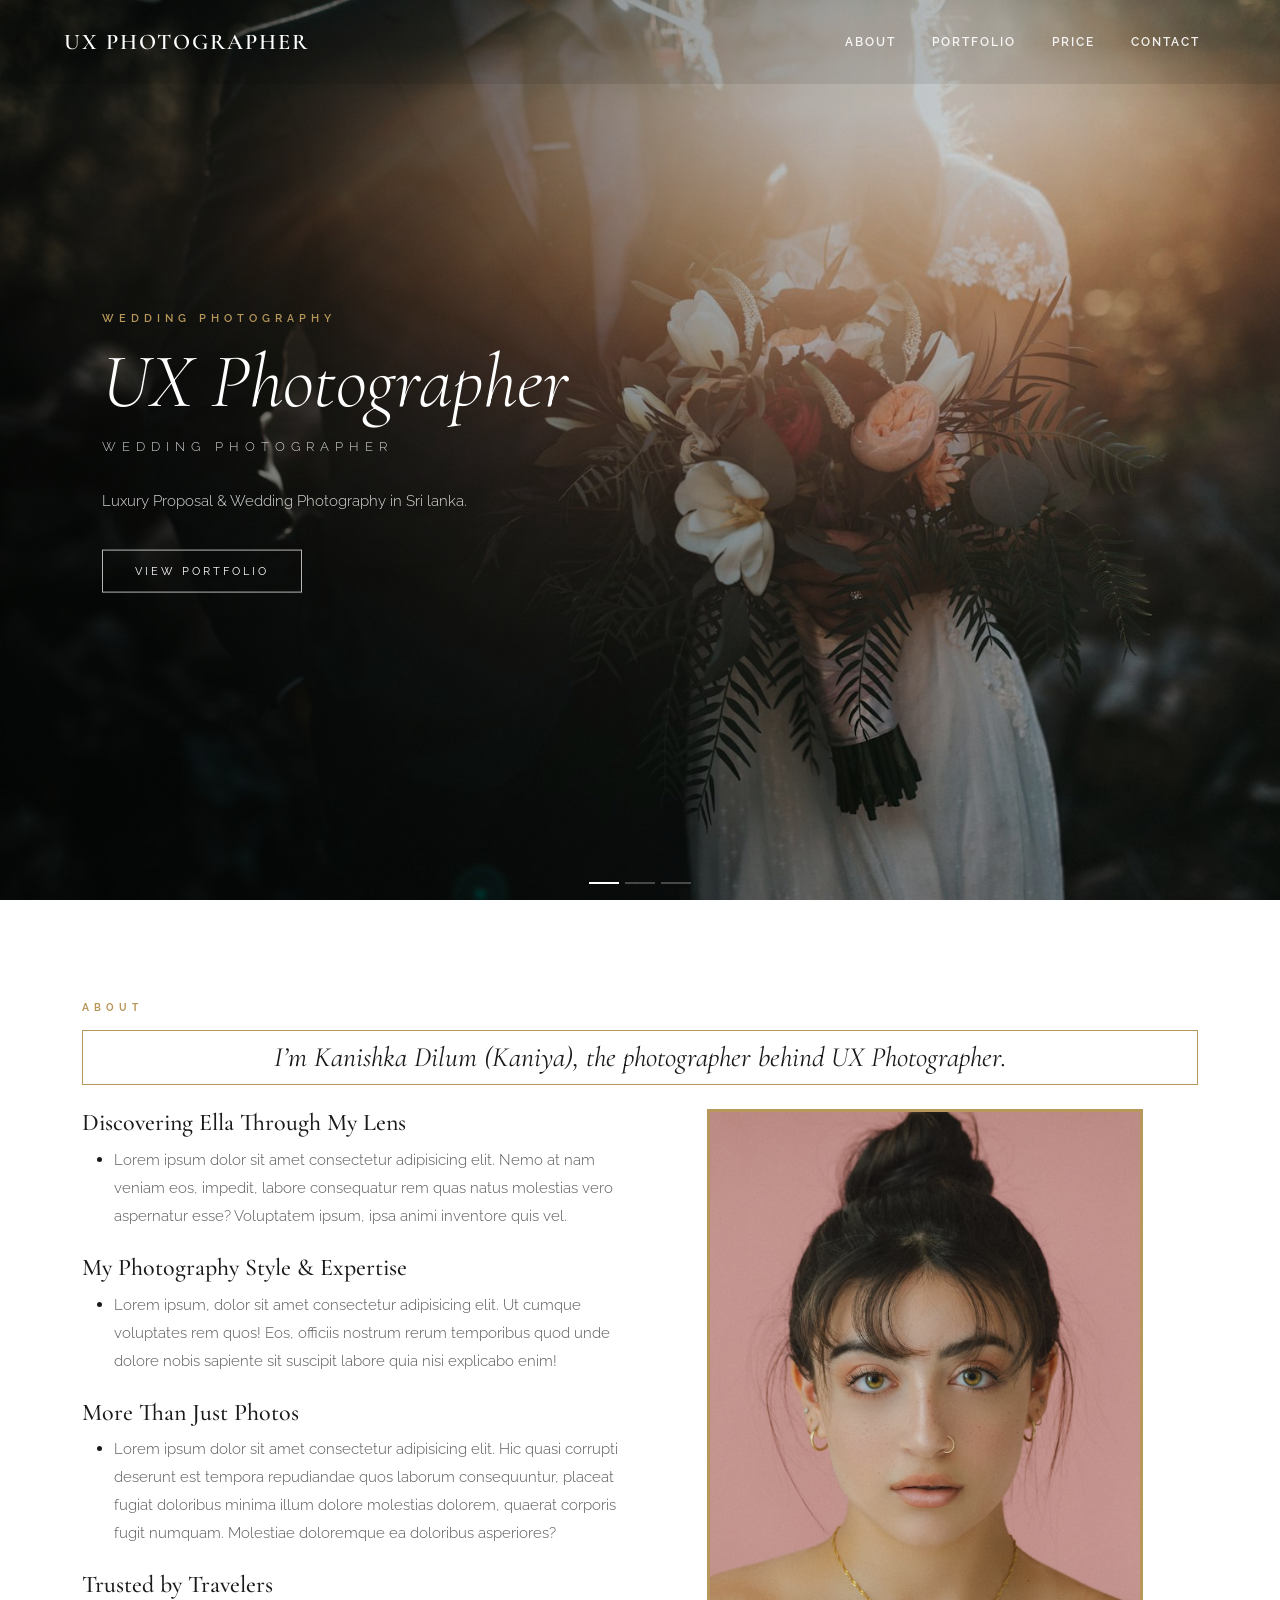
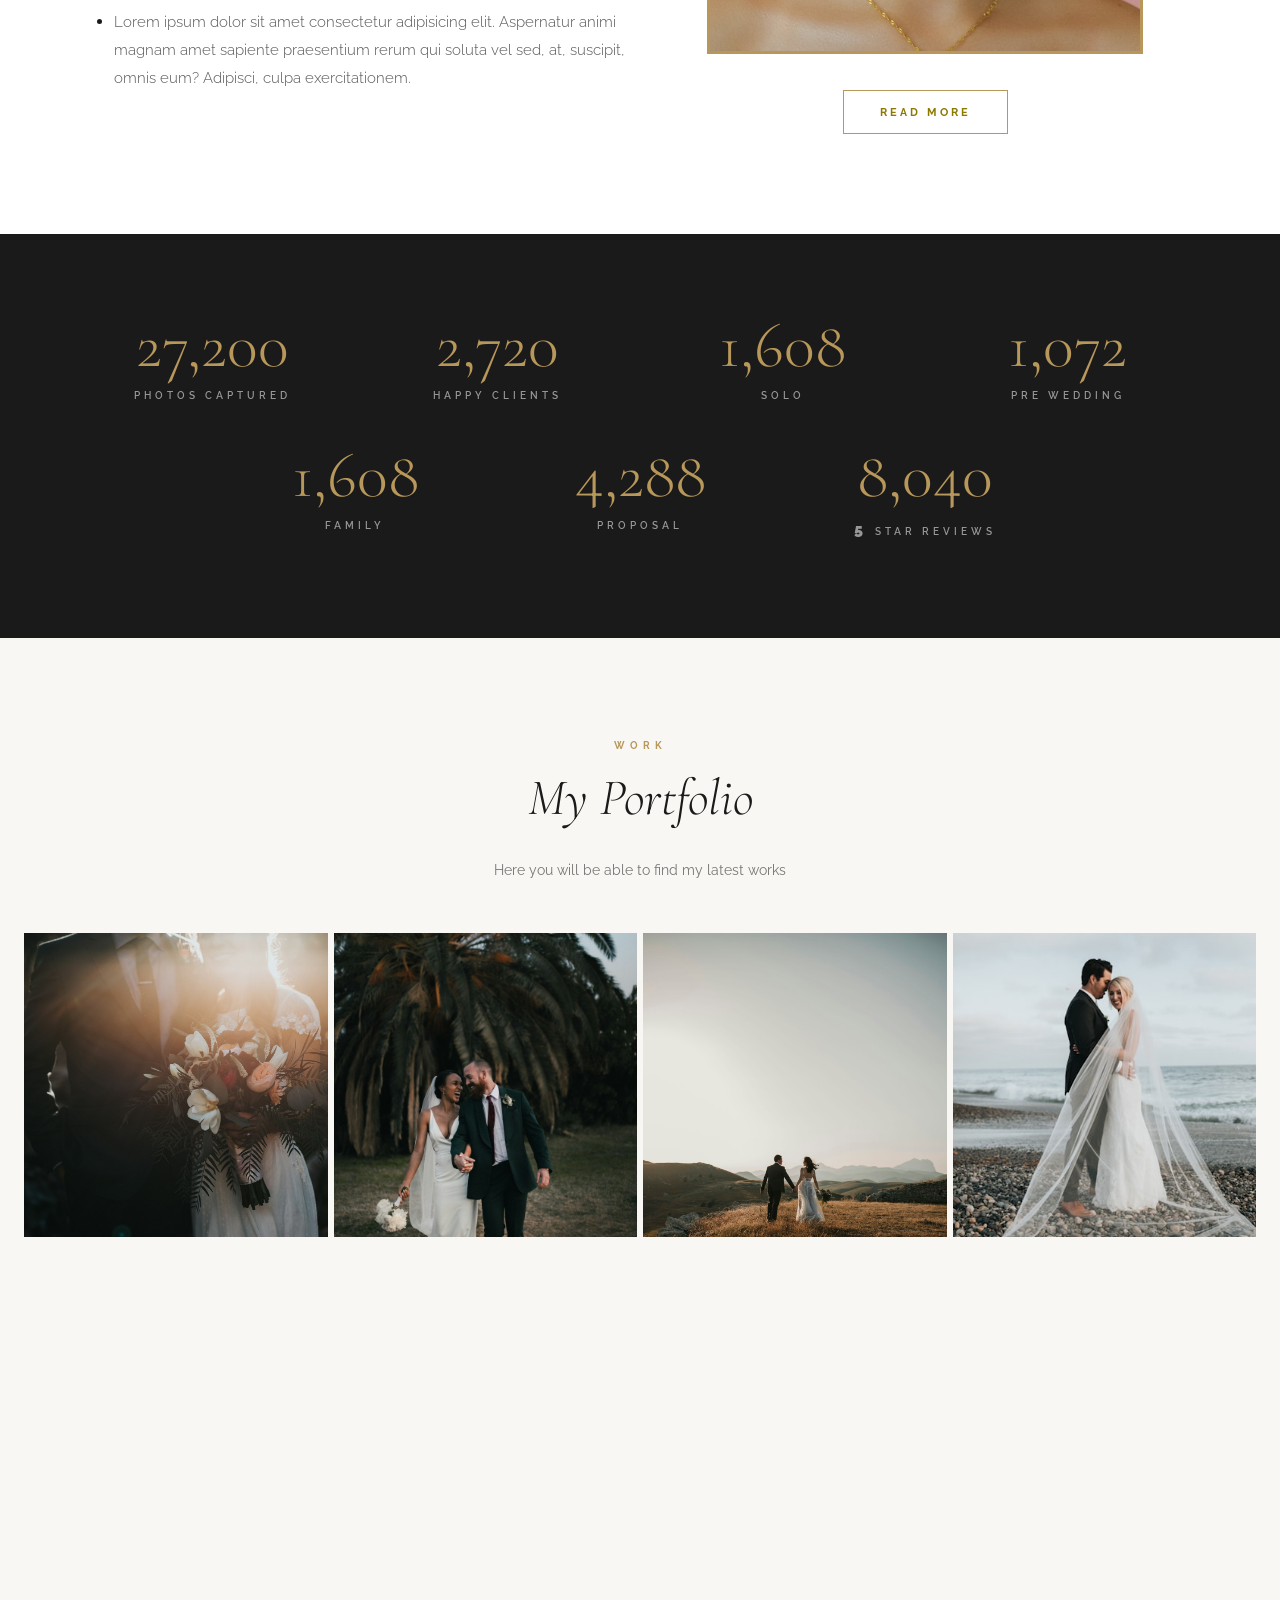
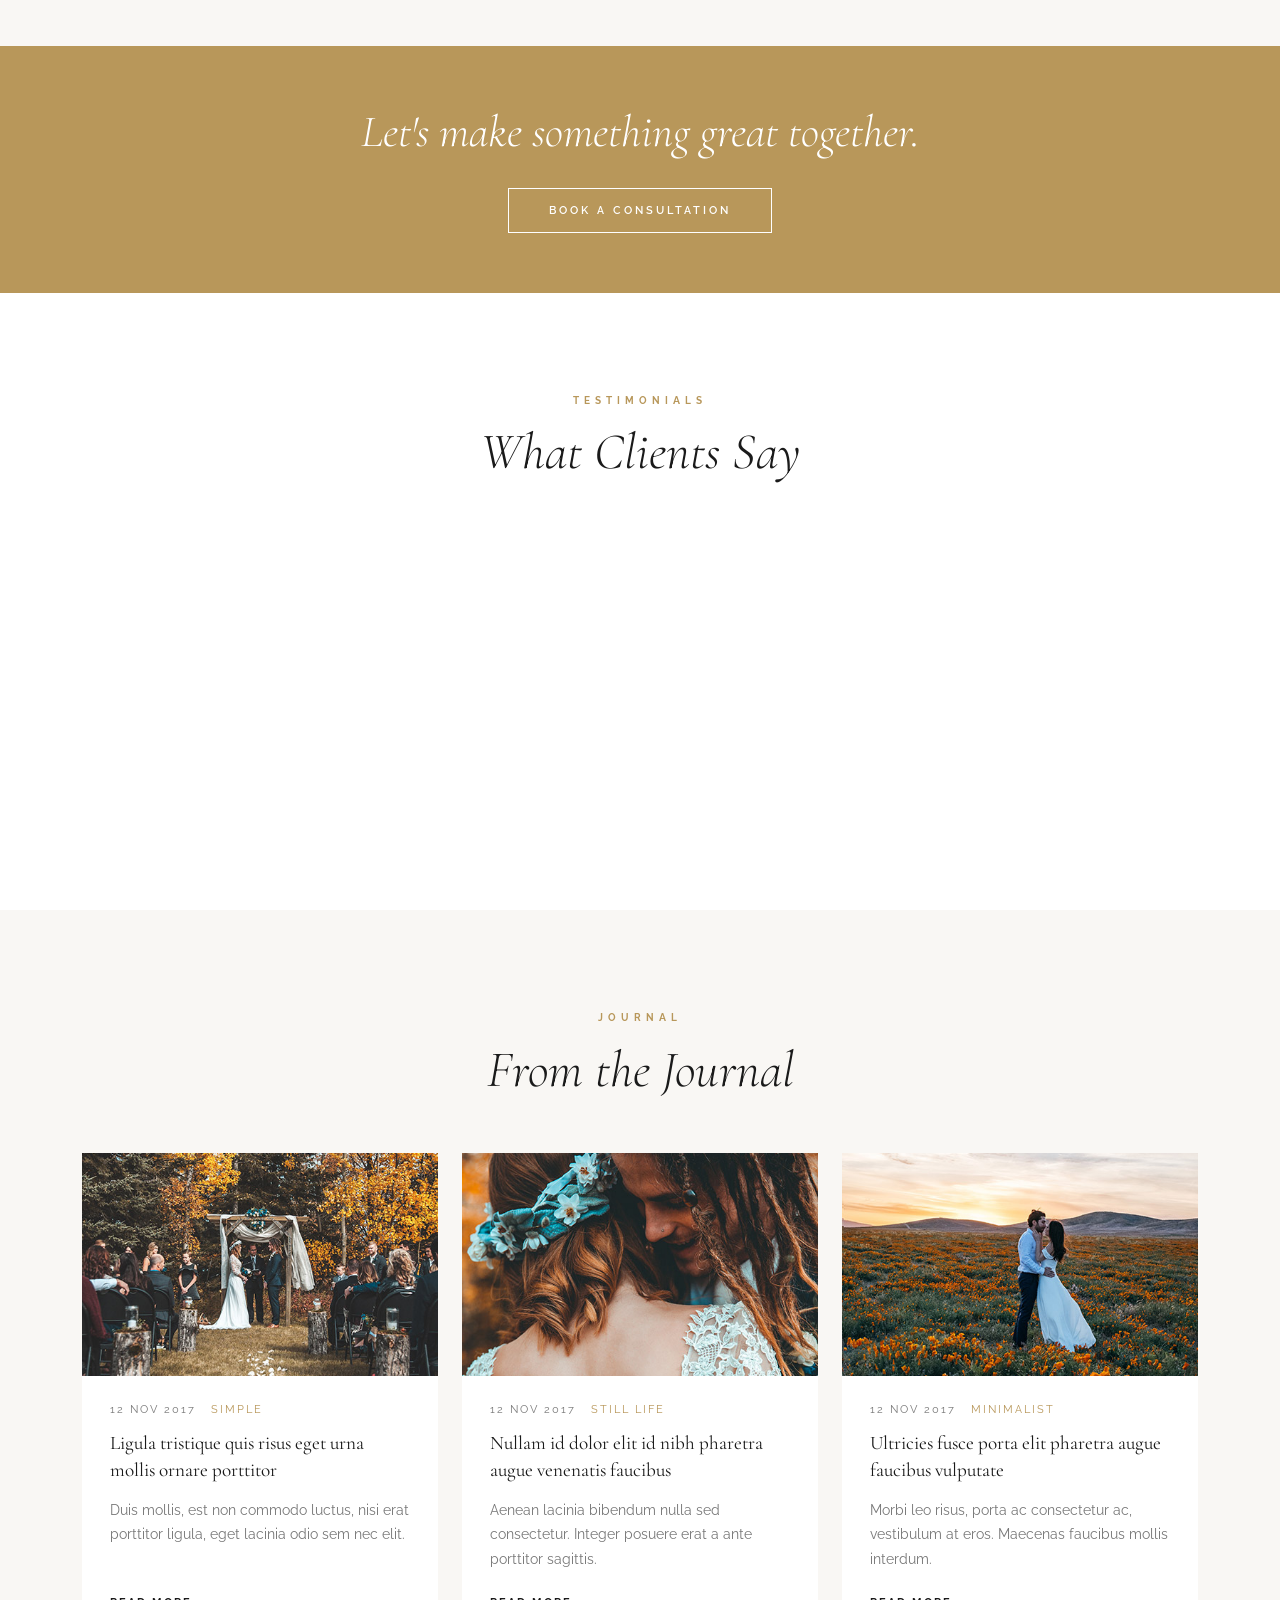
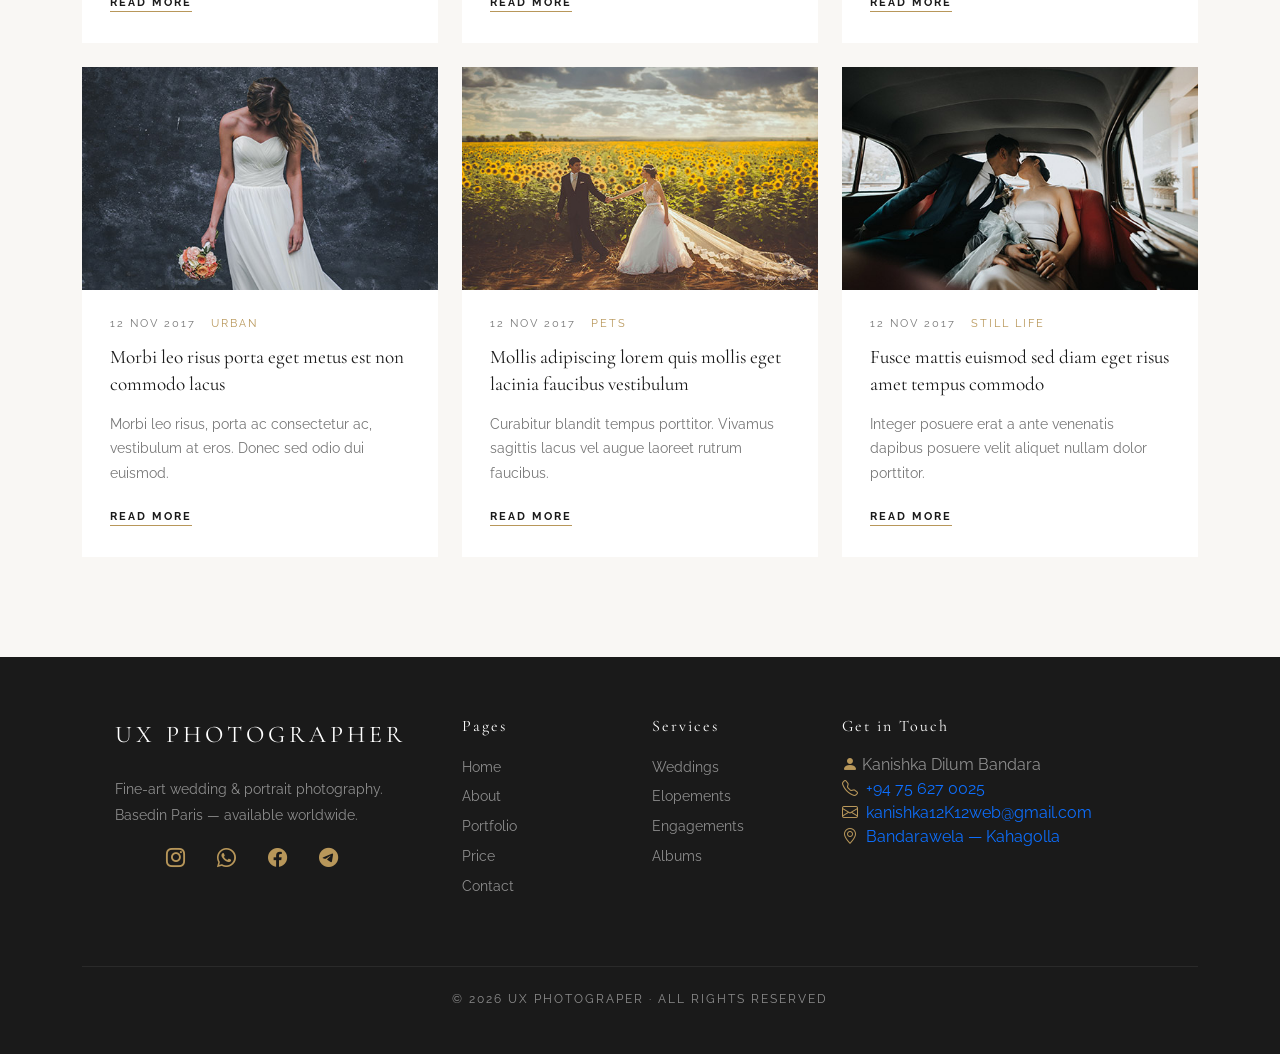
<file: index.html>
<!DOCTYPE html>
<html lang="en">

<head>
  <meta charset="UTF-8" />
  <meta name="viewport" content="width=device-width, initial-scale=1.0" />
  <title>UX Photographer</title>

  <!-- Bootstrap 5 -->
  <link href="https://cdn.jsdelivr.net/npm/bootstrap@5.3.3/dist/css/bootstrap.min.css" rel="stylesheet" />
  <!-- Google Fonts -->
  <link
    href="https://fonts.googleapis.com/css2?family=Cormorant+Garamond:ital,wght@0,300;0,400;0,600;1,300;1,400&family=Raleway:wght@300;400;500;600;700&display=swap"
    rel="stylesheet" />
  <!-- Bootstrap Icons -->
  <link href="https://cdn.jsdelivr.net/npm/bootstrap-icons@1.11.3/font/bootstrap-icons.min.css" rel="stylesheet" />
  <!--Link stylesheet-->
  <link rel="stylesheet" href="./assets/css/style.css">
</head>

<body>
  <!-- ═══════════════════ Preloader ═══════════════════ -->
  <div id="creative-preloader">
    <div class="loader-content">
      <div class="brand-logo fs-1"><span>UX</span>Photographer</div>
      <div class="progress-container">
        <div class="progress-bar"></div>
      </div>
      <p class="loading-text">Loading...</p>
    </div>
  </div>
  <!-- ═══════════════════ NAVBAR ═══════════════════ -->
  <nav class="navbar navbar-expand-lg fade-up" id="mainNav">
    <div class="container-fluid px-4">
      <a class="navbar-brand scrolled" href="#">UX Photographer</a>
      <button class="navbar-toggler" type="button" data-bs-toggle="collapse" data-bs-target="#navMenu">
        <span class="navbar-toggler-icon"></span>
      </button>
      <div class="collapse navbar-collapse justify-content-end" id="navMenu">
        <ul class="navbar-nav align-items-center gap-1">
          <li class="nav-item"><a class="nav-link" href="./about.html">About</a></li>
          <li class="nav-item"><a class="nav-link" href="./portfolio.html">Portfolio</a></li>
          <li class="nav-item"><a class="nav-link" href="./pricing.html">Price</a></li>
          <li class="nav-item"><a class="nav-link" href="./contact.html">Contact</a></li>
        </ul>
      </div>
    </div>
  </nav>

  <!-- ═══════════════════ HERO SLIDER ═══════════════════ -->
  <div id="heroSlider" class="carousel slide carousel-fade" data-bs-ride="carousel" data-bs-interval="5000"
    data-bs-pause="false">
    <div class="carousel-indicators">
      <button type="button" data-bs-target="#heroSlider" data-bs-slide-to="0" class="active"></button>
      <button type="button" data-bs-target="#heroSlider" data-bs-slide-to="1"></button>
      <button type="button" data-bs-target="#heroSlider" data-bs-slide-to="2"></button>
    </div>
    <div class="carousel-inner">
      <div class="carousel-item active">
        <div class="hero-caption">
          <p class="eyebrow">Wedding Photography</p>
          <h1>UX Photographer</h1>
          <p class="subtitle">Wedding Photographer</p>
          <p>Luxury Proposal & Wedding Photography in Sri lanka.</p>
          <a href="#portfolio" class="btn-outline-light-custom">View Portfolio</a>
        </div>
      </div>
      <div class="carousel-item">
        <div class="hero-caption">
          <p class="eyebrow">Fine Art Photography</p>
          <h1>Capturing<br />Moments</h1>
          <p class="subtitle">Timeless Memories</p>
          <p>Every photograph tells a story — let me tell yours with elegance and emotion.</p>
          <a href="#about" class="btn-outline-light-custom">About Us</a>
        </div>
      </div>
      <div class="carousel-item">
        <div class="hero-caption">
          <p class="eyebrow">Book a Session</p>
          <h1>Let's Create<br />Together</h1>
          <p class="subtitle">Your Story, My Lens</p>
          <p>Available for weddings, portraits, and editorial shoots worldwide.</p>
          <a href="#contact" class="btn-outline-light-custom">Get in Touch</a>
        </div>
      </div>
    </div>
  </div>

  <!-- ═══════════════════ ABOUT ═══════════════════ -->
  <section id="about">
    <div class="container">
      <div class="row align-items-start" id="about-full-content">
        <div class="fade-up">
          <p class="section-label">About</p>
          <h2 class="mb-4 fs-3" id="about-title"><i>I’m Kanishka Dilum (Kaniya), the photographer behind UX
              Photographer.</i>
          </h2>
        </div>
        <!-- Left col -->
        <div class="col-lg-6" id="about-content">
          <div class="fade-up">
            <h3 class="fs-4">Discovering Ella Through My Lens</h3>
            <ul>
              <li>
                <p class="about-text mb-4">
                  Lorem ipsum dolor sit amet consectetur adipisicing elit. Nemo at nam veniam eos, impedit, labore
                  consequatur rem quas natus molestias vero aspernatur esse? Voluptatem ipsum, ipsa animi inventore quis
                  vel.
                </p>
              </li>
            </ul>
          </div>

          <div class="fade-up">
            <h3 class="fs-4">My Photography Style & Expertise</h3>
            <ul>
              <li>
                <p class="about-text mb-4">
                  Lorem ipsum, dolor sit amet consectetur adipisicing elit. Ut cumque voluptates rem quos! Eos, officiis
                  nostrum rerum temporibus quod unde dolore nobis sapiente sit suscipit labore quia nisi explicabo enim!
                </p>
              </li>
            </ul>
          </div>

          <div class="fade-up">
            <h3 class="fs-4">More Than Just Photos</h3>
            <ul>
              <li>
                <p class="about-text mb-4">
                  Lorem ipsum dolor sit amet consectetur adipisicing elit. Hic quasi corrupti deserunt est tempora
                  repudiandae quos laborum consequuntur, placeat fugiat doloribus minima illum dolore molestias dolorem,
                  quaerat corporis fugit numquam. Molestiae doloremque ea doloribus asperiores?
                </p>
              </li>
            </ul>
          </div>


          <div class="fade-up">
            <h3 class="fs-4">Trusted by Travelers</h3>
            <ul>
              <li>
                <p class="about-text mb-4">
                  Lorem ipsum dolor sit amet consectetur adipisicing elit. Aspernatur animi magnam amet sapiente
                  praesentium rerum qui soluta vel sed, at, suscipit, omnis eum? Adipisci, culpa exercitationem.
                </p>
              </li>
            </ul>
          </div>
        </div>

        <!-- Right col -->
        <div class="col-lg-6">
          <div class="d-flex justify-content-center align-items-center">
            <div id="photographer-img" class="fade-up">
              <img src="./assets/img/about-photo.jpg" alt="">
            </div>
          </div>
          <div class="d-flex justify-content-center fade-up">
            <a href="./about.html" class="btn-read-more">Read More</a>
          </div>
        </div>
      </div>
    </div>
  </section>

  <!-- ═══════════════════ COUNTERS ═══════════════════ -->
  <section id="counters">
    <h2 class="visually-hidden">Our Achievements</h2>
    <div class="container">
      <div class="row g-4 text-center justify-content-center">
        <div class="col-6 col-md-3 counter-item fade-up">
          <span class="counter-number" data-target="50000">0</span>
          <p class="counter-label">Photos Captured</p>
        </div>
        <div class="col-6 col-md-3 counter-item fade-up">
          <span class="counter-number" data-target="5000">0</span>
          <p class="counter-label">Happy Clients</p>
        </div>
        <div class="col-6 col-md-3 counter-item fade-up">
          <span class="counter-number" data-target="3000">0</span>
          <p class="counter-label">Solo</p>
        </div>
        <div class="col-6 col-md-3 counter-item fade-up">
          <span class="counter-number" data-target="2000">0</span>
          <p class="counter-label">Pre Wedding</p>
        </div>
        <div class="col-6 col-md-3 counter-item fade-up">
          <span class="counter-number" data-target="3000">0</span>
          <p class="counter-label">Family</p>
        </div>
        <div class="col-6 col-md-3 counter-item fade-up">
          <span class="counter-number" data-target="8000">0</span>
          <p class="counter-label">Proposal</p>
        </div>
        <div class="col-6 col-md-3 counter-item fade-up">
          <span class="counter-number" data-target="15000">0</span>
          <p class="counter-label"><b style="font-size: 1rem;">5 </b>Star Reviews</p>
        </div>
      </div>
    </div>
  </section>


  <!-- ═══════════════════ PORTFOLIO ═══════════════════ -->
  <section id="portfolio">
    <div class="container-fluid px-4">
      <p class="section-label">Work</p>
      <h2 class="section-title">My Portfolio</h2>
      <p class="lead-text">Here you will be able to find my latest works</p>

      <div class="portfolio-grid">
        <div class="portfolio-item fade-up"><a href="portfolio.html?category=weddings"><img
              src="./assets/img/hero-img-1.jpg" alt="Jane & Kevin" loading="lazy">
            <div class="portfolio-overlay"><span class="portfolio-overlay-icon"><i class="bi bi-camera"></i></span><span
                class="portfolio-overlay-title">wedding</span></div>
          </a>
        </div>
        <div class="portfolio-item fade-up delay-100"><a href="portfolio.html?category=elopements"><img
              src="./assets/img/hero-img-2.jpg" alt="Mildred & Austin" loading="lazy">
            <div class="portfolio-overlay"><span class="portfolio-overlay-icon"><i class="bi bi-camera"></i></span><span
                class="portfolio-overlay-title">Elopements</span></div>
          </a>
        </div>
        <div class="portfolio-item fade-up delay-200"><a href="portfolio.html?category=engagements"><img
              src="./assets/img/hero-img-3.jpg" alt="Ruth & Derek" loading="lazy">
            <div class="portfolio-overlay"><span class="portfolio-overlay-icon"><i class="bi bi-camera"></i></span><span
                class="portfolio-overlay-title">Engagements</span></div>
          </a>
        </div>
        <div class="portfolio-item fade-up delay-300"><a href="portfolio.html?category=portraits"><img
              src="./assets/img/about-1.jpg" alt="Evelyn & John" loading="lazy">
            <div class="portfolio-overlay"><span class="portfolio-overlay-icon"><i class="bi bi-camera"></i></span><span
                class="portfolio-overlay-title">Portraits</span></div>
          </a>
        </div>
        <div class="portfolio-item fade-up"><a href="portfolio.html?category=maternity"><img
              src="./assets/img/about-3.jpg" alt="Diana & Wayne" loading="lazy">
            <div class="portfolio-overlay"><span class="portfolio-overlay-icon"><i class="bi bi-camera"></i></span><span
                class="portfolio-overlay-title">Maternity & Family</span></div>
          </a>
        </div>
        <div class="portfolio-item fade-up delay-100"><a href="portfolio.html?category=fashion"><img
              src="./assets/img/about-2.jpg" alt="June & Alan" loading="lazy">
            <div class="portfolio-overlay"><span class="portfolio-overlay-icon"><i class="bi bi-camera"></i></span><span
                class="portfolio-overlay-title">Fashion & Editorial</span></div>
          </a>
        </div>
        <div class="portfolio-item fade-up delay-200"><a href="portfolio.html?category=lifestyle"><img
              src="./assets/img/about-hero.jpg" alt="Julie & Mark" loading="lazy">
            <div class="portfolio-overlay"><span class="portfolio-overlay-icon"><i class="bi bi-camera"></i></span><span
                class="portfolio-overlay-title">Lifestyle & Travel</span></div>
          </a>
        </div>
        <div class="portfolio-item fade-up delay-300"><a href="portfolio.html?category=commercial"><img
              src="./assets/img/blog-1.jpg" alt="Joan & Wilford" loading="lazy">
            <div class="portfolio-overlay"><span class="portfolio-overlay-icon"><i class="bi bi-camera"></i></span><span
                class="portfolio-overlay-title">Commercial & Products</span></div>
          </a>
        </div>
      </div>
    </div>
  </section>

  <!-- ═══════════════════ CTA BAND ═══════════════════ -->
  <section id="cta-band">
    <div class="container text-center">
      <h2>Let's make something great together.</h2>
      <a href="./contact.html" class="btn-cta">Book a Consultation</a>
    </div>
  </section>

  <!-- ═══════════════════ TESTIMONIALS ═══════════════════ -->
  <section id="testimonials">
    <div class="container">
      <p class="section-label text-center">Testimonials</p>
      <h2 class="section-title text-center">What Clients Say</h2>
      <div class="row g-4 mt-3">
        <div class="col-md-4 fade-up">
          <div class="testimonial-card d-flex flex-column">
            <h3 class="pt-1 fs-5">★★★★★</h3>
            <p class="testimonial-text">Absolutely amazing experience! The photos were beyond beautiful and the whole
              shoot felt natural and fun.</p>
            <p class="testimonial-author mt-auto"><span class="testimonial-dot"></span>No Name</p>
          </div>
        </div>
        <div class="col-md-4 fade-up delay-200">
          <div class="testimonial-card d-flex flex-column">
            <h3 class="pt-1 fs-5">★★★★★</h3>
            <p class="testimonial-text">He helped plan my surprise proposal perfectly. Highly recommended for couples
              visiting Ella!</p>
            <p class="testimonial-author mt-auto"><span class="testimonial-dot"></span>No Name</p>
          </div>
        </div>
        <div class="col-md-4 fade-up delay-400">
          <div class="testimonial-card d-flex flex-column">
            <h3 class="pt-1 fs-5">★</h3>
            <p class="testimonial-text">No comment</p>
            <p class="testimonial-author mt-auto"><span class="testimonial-dot"></span>No Name</p>
          </div>
        </div>
      </div>
    </div>
  </section>

  <!-- ═══════════════════ BLOG ═══════════════════ -->
  <section id="blog">
    <div class="container">
      <p class="section-label text-center">Journal</p>
      <h2 class="section-title text-center">From the Journal</h2>
      <div class="row g-4 mt-3">
        <!-- Card 1 -->
        <div class="col-md-6 col-lg-4 fade-up">
          <div class="blog-card d-flex flex-column h-100">
            <div class="blog-img-wrap"><img src="./assets/img/blog-1.jpg" alt="blog" loading="lazy"></div>
            <div class="blog-body d-flex flex-column flex-grow-1">
              <p class="blog-meta">12 Nov 2017 <span class="cat">Simple</span></p>
              <h3><a href="#">Ligula tristique quis risus eget urna mollis ornare porttitor</a></h3>
              <p class="blog-excerpt">Duis mollis, est non commodo luctus, nisi erat porttitor ligula, eget lacinia odio
                sem nec elit.</p>
              <div class="mt-auto"><a href="#" class="read-more">Read More</a></div>
            </div>
          </div>
        </div>
        <!-- Card 2 -->
        <div class="col-md-6 col-lg-4 fade-up">
          <div class="blog-card d-flex flex-column h-100">
            <div class="blog-img-wrap"><img src="./assets/img/blog-2.jpg" alt="blog" loading="lazy"></div>
            <div class="blog-body d-flex flex-column flex-grow-1">
              <p class="blog-meta">12 Nov 2017 <span class="cat">Still Life</span></p>
              <h3><a href="#">Nullam id dolor elit id nibh pharetra augue venenatis faucibus</a></h3>
              <p class="blog-excerpt">Aenean lacinia bibendum nulla sed consectetur. Integer posuere erat a ante
                porttitor sagittis.</p>
              <div class="mt-auto"><a href="#" class="read-more">Read More</a></div>
            </div>
          </div>
        </div>
        <!-- Card 3 -->
        <div class="col-md-6 col-lg-4 fade-up">
          <div class="blog-card d-flex flex-column h-100">
            <div class="blog-img-wrap"><img src="./assets/img/blog-6.jpg" alt="blog" loading="lazy"></div>
            <div class="blog-body d-flex flex-column flex-grow-1">
              <p class="blog-meta">12 Nov 2017 <span class="cat">Minimalist</span></p>
              <h3><a href="#">Ultricies fusce porta elit pharetra augue faucibus vulputate</a></h3>
              <p class="blog-excerpt">Morbi leo risus, porta ac consectetur ac, vestibulum at eros. Maecenas faucibus
                mollis interdum.</p>
              <div class="mt-auto"><a href="#" class="read-more">Read More</a></div>
            </div>
          </div>
        </div>
        <!-- Card 4 -->
        <div class="col-md-6 col-lg-4 fade-up">
          <div class="blog-card d-flex flex-column h-100">
            <div class="blog-img-wrap"><img src="./assets/img/blog-3.jpg" alt="blog" loading="lazy"></div>
            <div class="blog-body d-flex flex-column flex-grow-1">
              <p class="blog-meta">12 Nov 2017 <span class="cat">Urban</span></p>
              <h3><a href="#">Morbi leo risus porta eget metus est non commodo lacus</a></h3>
              <p class="blog-excerpt">Morbi leo risus, porta ac consectetur ac, vestibulum at eros. Donec sed odio dui
                euismod.</p>
              <div class="mt-auto"><a href="#" class="read-more">Read More</a></div>
            </div>
          </div>
        </div>
        <!-- Card 5 -->
        <div class="col-md-6 col-lg-4 fade-up">
          <div class="blog-card d-flex flex-column h-100">
            <div class="blog-img-wrap"><img src="./assets/img/blog-4.jpg" alt="blog" loading="lazy"></div>
            <div class="blog-body d-flex flex-column flex-grow-1">
              <p class="blog-meta">12 Nov 2017 <span class="cat">Pets</span></p>
              <h3><a href="#">Mollis adipiscing lorem quis mollis eget lacinia faucibus vestibulum</a></h3>
              <p class="blog-excerpt">Curabitur blandit tempus porttitor. Vivamus sagittis lacus vel augue laoreet
                rutrum faucibus.</p>
              <div class="mt-auto"><a href="#" class="read-more">Read More</a></div>
            </div>
          </div>
        </div>
        <!-- Card 6 -->
        <div class="col-md-6 col-lg-4 fade-up">
          <div class="blog-card d-flex flex-column h-100">
            <div class="blog-img-wrap"><img src="./assets/img/blog-5.jpg" alt="blog" loading="lazy"></div>
            <div class="blog-body d-flex flex-column flex-grow-1">
              <p class="blog-meta">12 Nov 2017 <span class="cat">Still Life</span></p>
              <h3><a href="#">Fusce mattis euismod sed diam eget risus amet tempus commodo</a></h3>
              <p class="blog-excerpt">Integer posuere erat a ante venenatis dapibus posuere velit aliquet nullam dolor
                porttitor.</p>
              <div class="mt-auto"><a href="#" class="read-more">Read More</a></div>
            </div>
          </div>
        </div>
      </div>
    </div>
  </section>

  <!-- ═══════════════════ FOOTER ═══════════════════ -->
  <footer>
    <div class="container">
      <div class="row mb-4">

        <!-- Brand -->
        <div class="col-lg-4 mb-4 d-flex justify-content-center fade-up">
          <div>
            <span class="brand">UX photographer </span>
            <p class="mb-3" style="font-size:.88rem;line-height:1.8;">Fine-art wedding & portrait
              photography.<br>Basedin Paris — available worldwide.</p>
            <!-- Social -->
            <div class="d-flex justify-content-center gap-3 mt-2">
              <a class="me-3 social-media-link" href="https://www.instagram.com/kanishka_12k?igsh=OWRqY3o5eXh1NWs0"
                target="_blank"><i class="bi bi-instagram" data-bs-toggle="tooltip" data-bs-placement="top"
                  title="Instagram"></i></a>
              <a class="me-3 social-media-link"
                href="https://wa.me/94756270025?text=Hello!%20Kanishka%20web%20studio..." target="_blank"><i
                  class="bi bi-whatsapp" data-bs-toggle="tooltip" data-bs-placement="top" title="Whatsapp"></i></a>
              <a class="me-3 social-media-link" href="https://www.facebook.com/share/1WvbgZ56et/" target="_blank"><i
                  class="bi bi-facebook" data-bs-toggle="tooltip" data-bs-placement="top" title="Facebook"></i></a>
              <a class="me-3 social-media-link" href="https://t.me/kanishka_12k" target="_blank"><i
                  class="bi bi-telegram" data-bs-toggle="tooltip" data-bs-placement="top" title="Telegram"></i></a>
            </div>
          </div>
        </div>

        <!-- Quick Links -->
        <div class="col-lg-2 col-6 mb-4 fade-up delay-200 qlinks">
          <h3 class="mb-3" style="font-size:1rem;letter-spacing:2px;font-weight:400;">Pages</h3>
          <ul class="list-unstyled" style="font-size:.85rem;line-height:2.2;">
            <li><a href="index.html">Home</a></li>
            <li><a href="about.html">About</a></li>
            <li><a href="./portfolio.html">Portfolio</a></li>
            <li><a href="./pricing.html">Price</a></li>
            <li><a href="./contact.html">Contact</a></li>
          </ul>
        </div>

        <!-- Services -->
        <div class="col-lg-2 mb-4 col-6 fade-up delay-300 qlinks">
          <h3 class="mb-3" style="font-size:1rem;letter-spacing:2px;font-weight:400;">Services</h3>
          <ul class="list-unstyled" style="font-size:.85rem;line-height:2.2;">
            <li><a href="#">Weddings</a></li>
            <li><a href="#">Elopements</a></li>
            <li><a href="#">Engagements</a></li>
            <li><a href="#">Albums</a></li>
          </ul>
        </div>

        <!-- Contact -->
        <div class="col-lg-4 mb-4 fade-up delay-400">
          <h3 class="mb-3" style="font-size:1rem;letter-spacing:2px;font-weight:400;">Get in Touch</h3>
          <div id="footer-contact">
            <span><i class="bi bi-person-fill"></i> Kanishka Dilum Bandara</span>
            <span class="d-block"><a href="tel:+94756270025"><i class="bi bi-telephone me-2"></i>+94 75 627
                0025</a></span>
            <span class="d-block"><a
                href="https://mail.google.com/mail/?view=cm&fs=1&to=kanishka12K12web@gmail.com&su=Photography%20📸&body=📌%20Hello!%20Kanishka%20Web%20Studio%20🖥"
                target="_blank"><i class="bi bi-envelope me-2"></i>kanishka12K12web@gmail.com</a></span>
            <span class="d-block"><a href="https://maps.app.goo.gl/nC6Xv1hQBPm5MYX67" target="_blank"><i
                  class="bi bi-geo-alt me-2"></i>Bandarawela — Kahagolla</a></span>
          </div>
        </div>
      </div>

      <div class="copyright text-center">
        <p>&copy; 2026 UX Photograper · All Rights Reserved</p>
      </div>
    </div>
  </footer>

  <!-- Bootstrap JS -->
  <script src="https://cdn.jsdelivr.net/npm/bootstrap@5.3.3/dist/js/bootstrap.bundle.min.js"></script>
  <script src="./assets/js/main.js"></script>
</body>

</html>
</file>
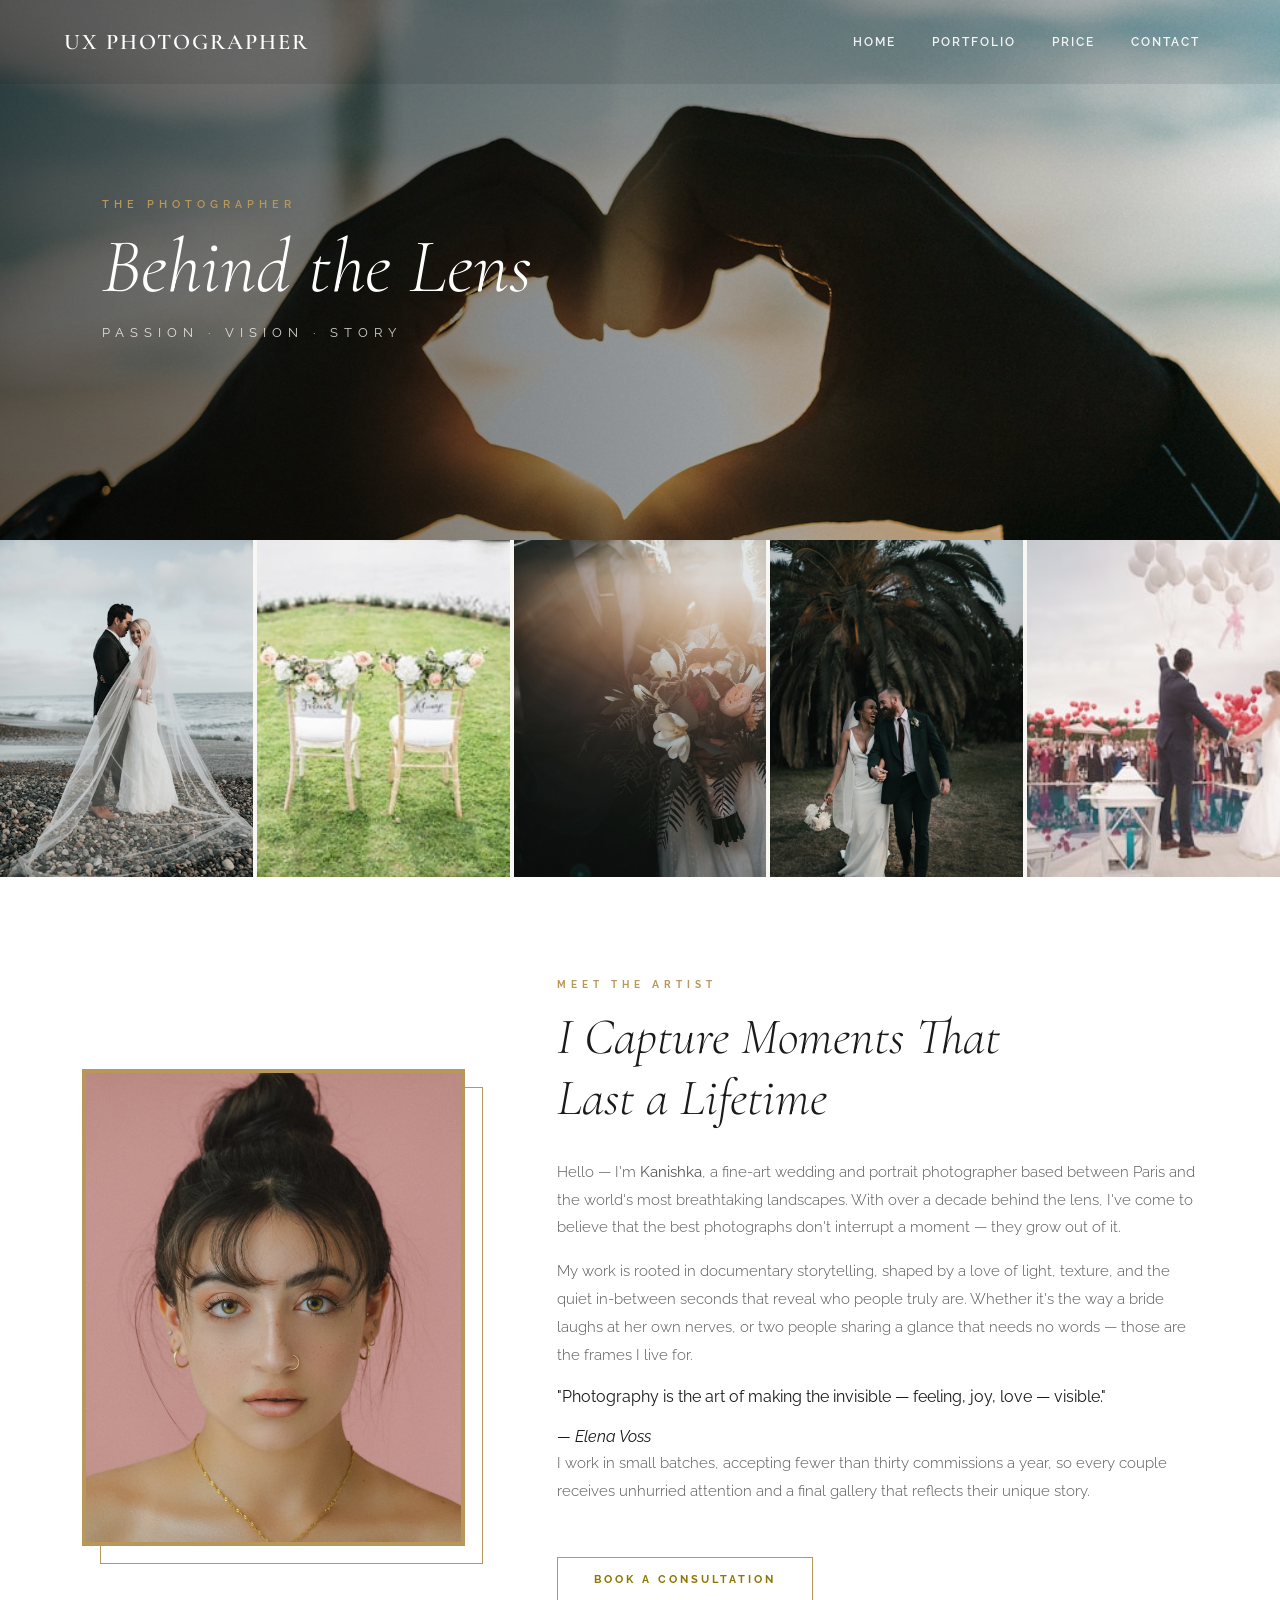
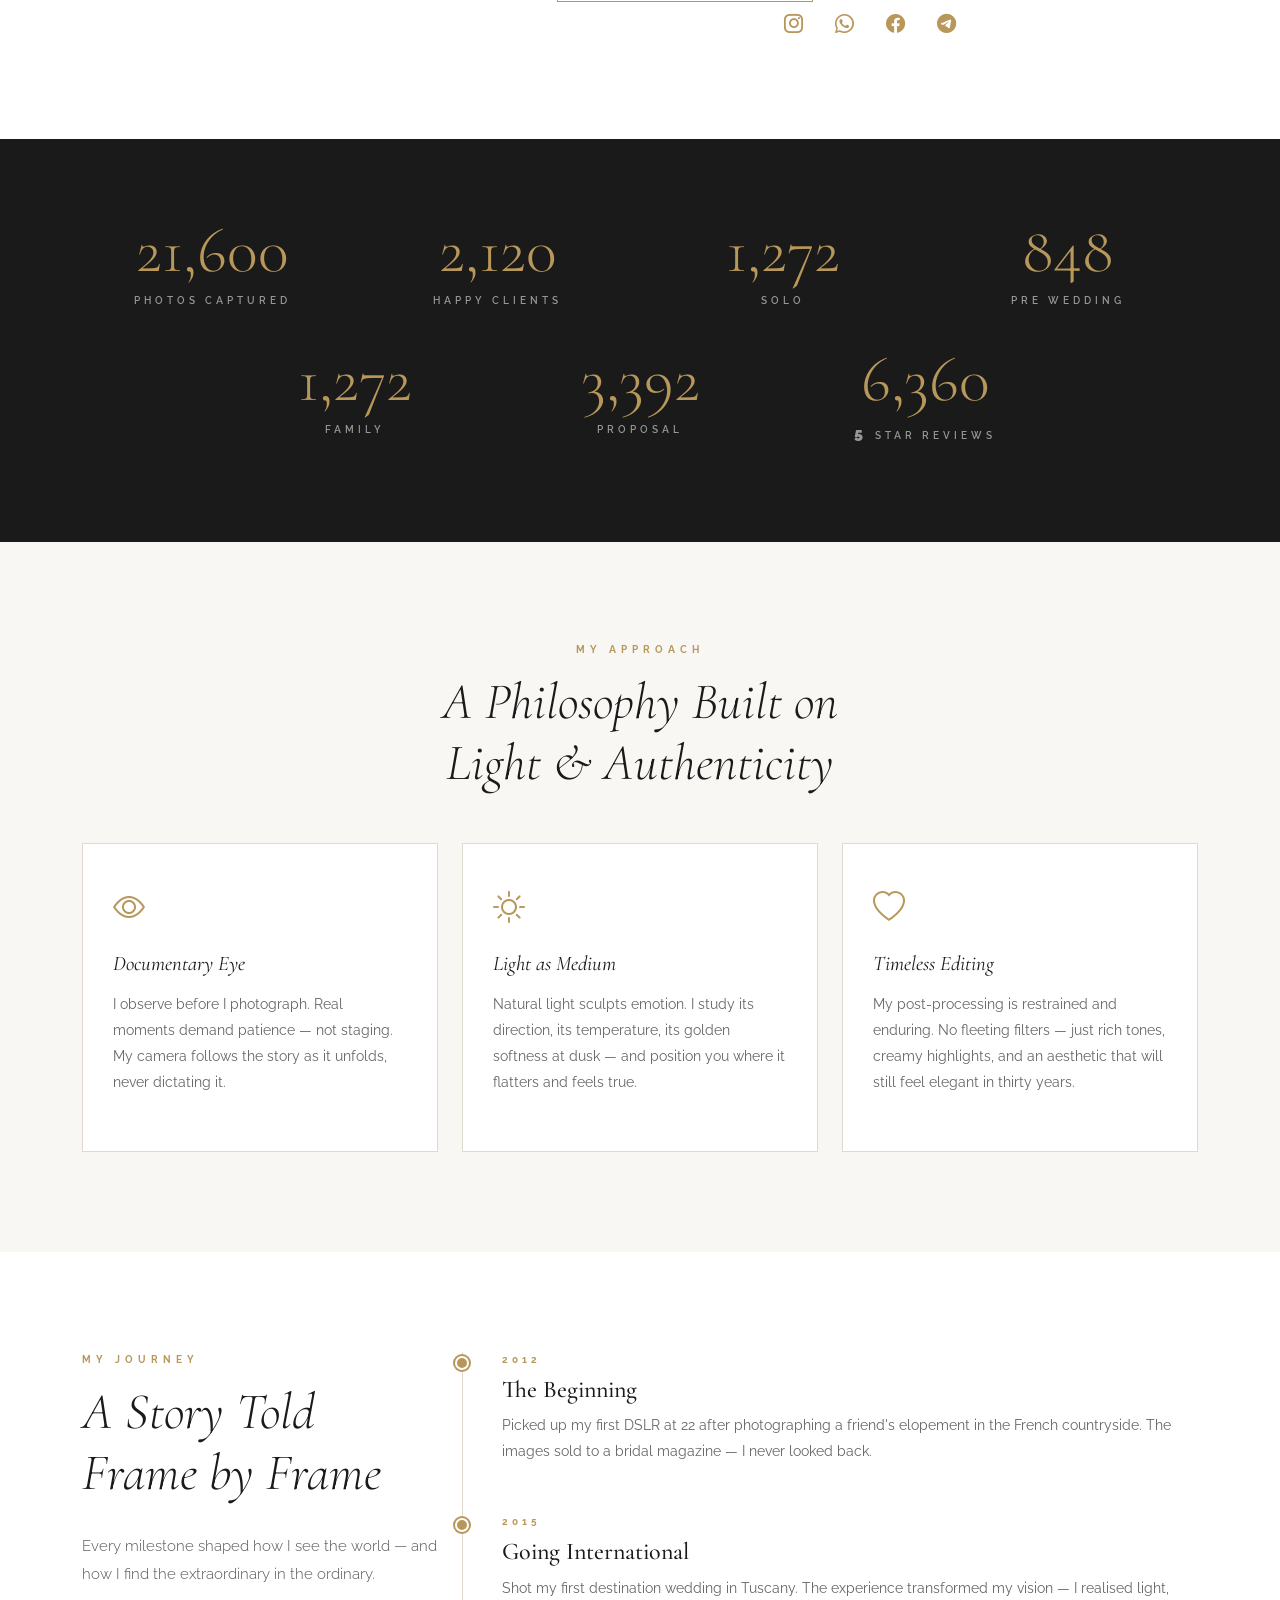
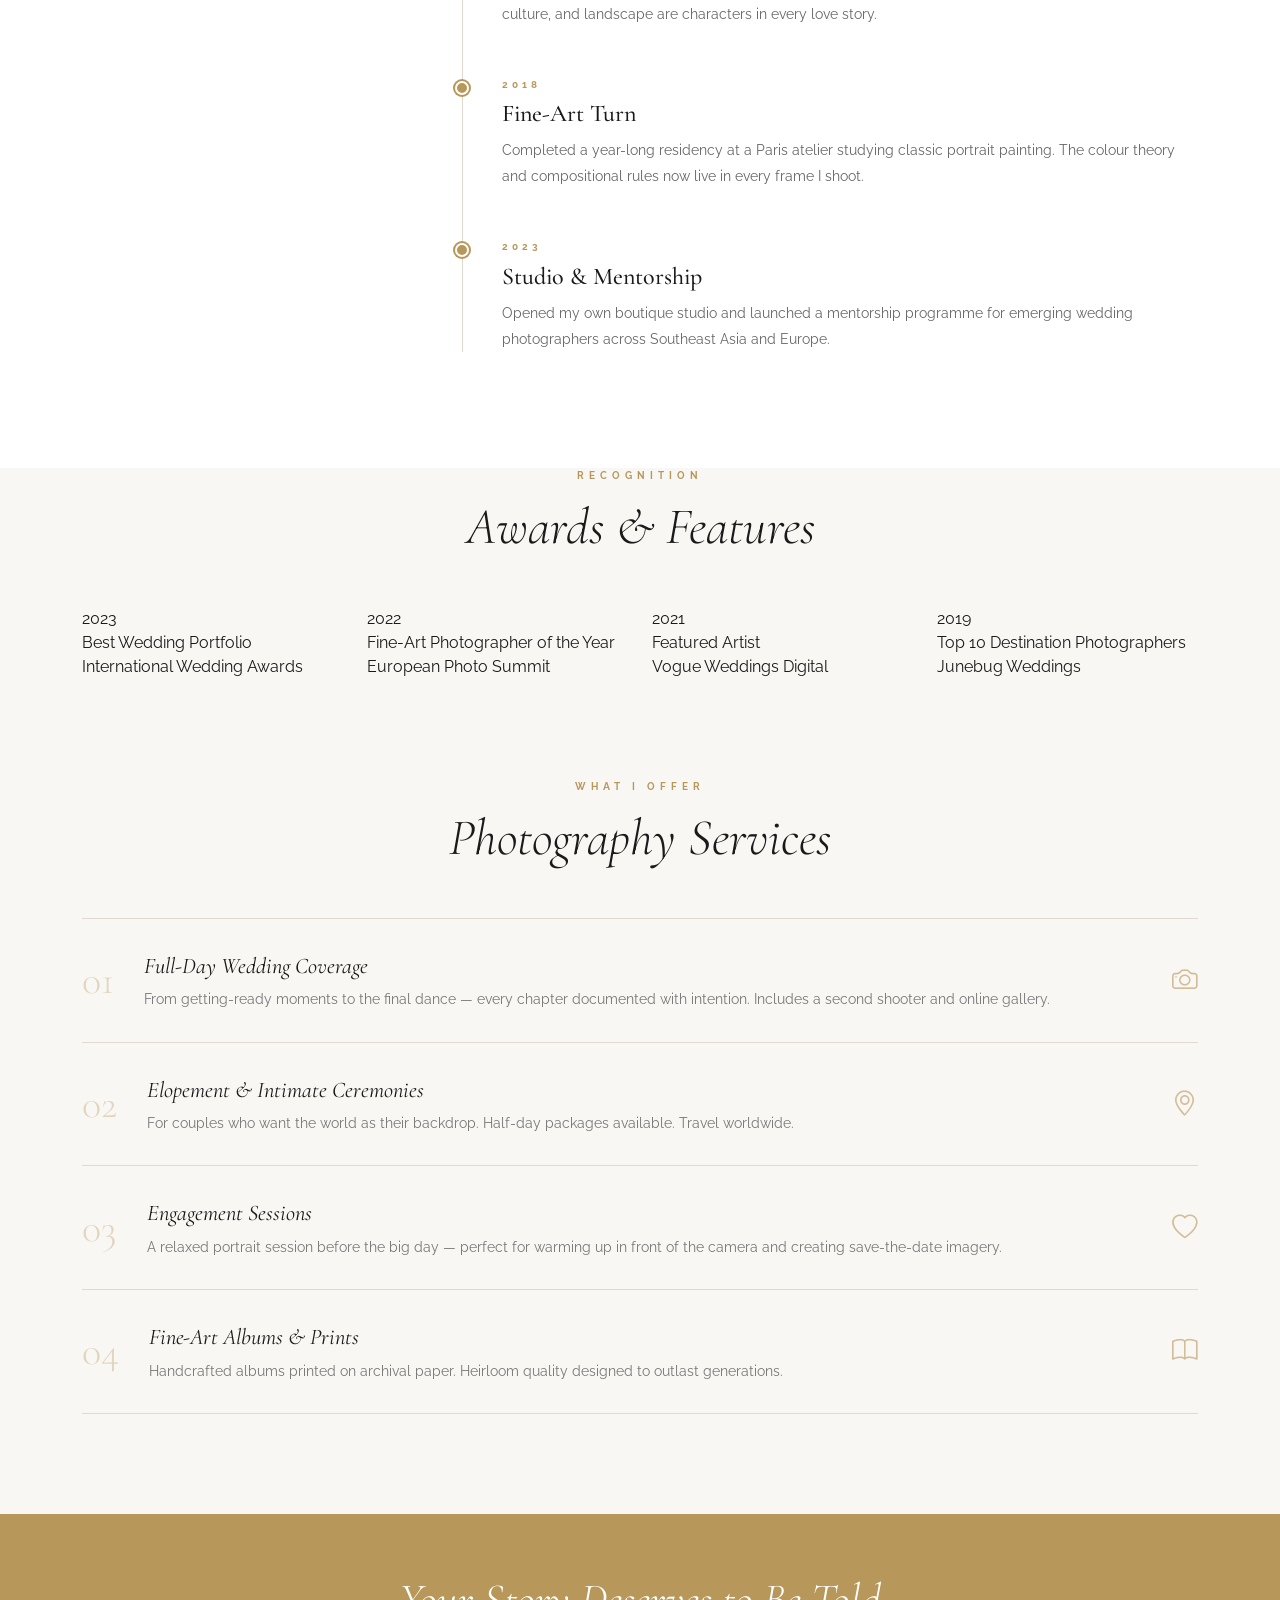
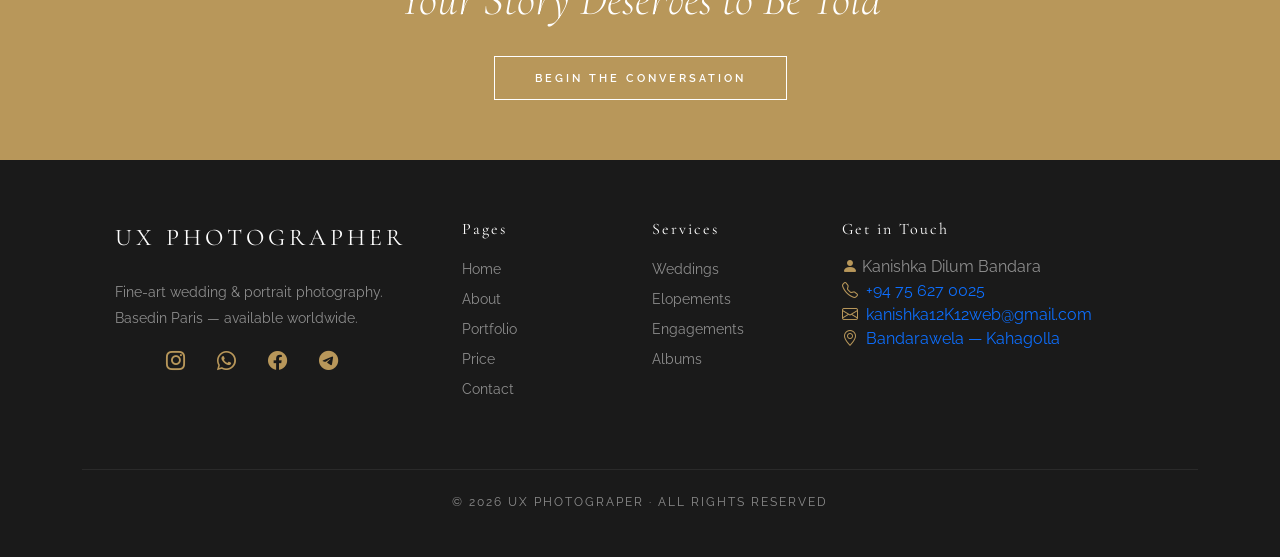
<file: about.html>
<!DOCTYPE html>
<html lang="en">

<head>
  <meta charset="UTF-8" />
  <meta name="viewport" content="width=device-width, initial-scale=1.0" />
  <title>About — UX Photographer</title>

  <!-- Google Fonts (same as main site) -->
  <link rel="preconnect" href="https://fonts.googleapis.com" />
  <link rel="preconnect" href="https://fonts.gstatic.com" crossorigin />
  <link
    href="https://fonts.googleapis.com/css2?family=Cormorant+Garamond:ital,wght@0,300;0,400;0,600;1,300;1,400&family=Raleway:wght@300;400;600;700&family=Poppins:wght@700&display=swap"
    rel="stylesheet" />

  <!-- Bootstrap 5 -->
  <link href="https://cdn.jsdelivr.net/npm/bootstrap@5.3.3/dist/css/bootstrap.min.css" rel="stylesheet" />
  <!-- Bootstrap Icons -->
  <link href="https://cdn.jsdelivr.net/npm/bootstrap-icons@1.11.3/font/bootstrap-icons.min.css" rel="stylesheet" />
  <link rel="stylesheet" href="./assets/css/style.css">
</head>

<body>

  <!-- ═══════════════════ Preloader ═══════════════════ -->
  <div id="creative-preloader">
    <div class="loader-content">
      <div class="brand-logo fs-1"><span>UX</span>Photographer</div>
      <div class="progress-container">
        <div class="progress-bar"></div>
      </div>
      <p class="loading-text">Loading...</p>
    </div>
  </div>

  <!-- ═══════════════════ NAVBAR ═══════════════════ -->
  <nav class="navbar navbar-expand-lg fade-up" id="mainNav">
    <div class="container-fluid px-4">
      <a class="navbar-brand scrolled" href="#">UX Photographer</a>
      <button class="navbar-toggler" type="button" data-bs-toggle="collapse" data-bs-target="#navMenu">
        <span class="navbar-toggler-icon"></span>
      </button>
      <div class="collapse navbar-collapse justify-content-end" id="navMenu">
        <ul class="navbar-nav align-items-center gap-1">
          <li class="nav-item"><a class="nav-link" href="./index.html">Home</a></li>
          <li class="nav-item"><a class="nav-link" href="./portfolio.html">Portfolio</a></li>
          <li class="nav-item"><a class="nav-link" href="./pricing.html">Price</a></li>
          <li class="nav-item"><a class="nav-link" href="./contact.html">Contact</a></li>
        </ul>
      </div>
    </div>
  </nav>

  <!-- ═══════════════════ ABOUT HERO BANNER ═══════════════════ -->
  <section id="about-hero">
    <div class="about-hero-caption">
      <span class="eyebrow">The Photographer</span>
      <h1>Behind the Lens</h1>
      <span class="subtitle">Passion · Vision · Story</span>
    </div>
  </section>

  <!-- ═══════════════════ ABOUT GALLERY STRIP ═══════════════════ -->
  <div id="about-gallery">
    <div class="gallery-strip-item">
      <img src="./assets/img/about-1.jpg" alt="Wedding moment">
    </div>
    <div class="gallery-strip-item">
      <img src="./assets/img/about-2.jpg" alt="Wedding portrait">
    </div>
    <div class="gallery-strip-item">
      <img src="./assets/img/hero-img-1.jpg" alt="Wedding ceremony">
    </div>
    <div class="gallery-strip-item">
      <img src="./assets/img/hero-img-2.jpg" alt="Reception">
    </div>
    <div class="gallery-strip-item">
      <img src="./assets/img/about-3.jpg" alt="Couple portrait">
    </div>
  </div>

  <!-- ═══════════════════ ABOUT INTRO ═══════════════════ -->
  <section id="about-intro">
    <div class="container">
      <div class="row align-items-center">

        <!-- Image -->
        <div class="col-lg-5 fade-up">
          <div class="about-intro-img-wrap">
            <img src="./assets/img/about-photo.jpg" alt="Photographer portrait" />
          </div>
        </div>

        <!-- Text -->
        <div class="col-lg-7 fade-up delay-200">
          <div class="section-label">Meet the Artist</div>
          <h2 class="section-title">I Capture Moments That<br>Last a Lifetime</h2>

          <p class="about-text mb-3">
            Hello — I'm <strong>Kanishka</strong>, a fine-art wedding and portrait photographer
            based between Paris and the world's most breathtaking landscapes. With over a decade
            behind the lens, I've come to believe that the best photographs don't interrupt a moment —
            they grow out of it.
          </p>
          <p class="about-text mb-3">
            My work is rooted in documentary storytelling, shaped by a love of light, texture, and
            the quiet in-between seconds that reveal who people truly are. Whether it's the way
            a bride laughs at her own nerves, or two people sharing a glance that needs no words —
            those are the frames I live for.
          </p>

          <div class="pull-quote">
            <p>"Photography is the art of making the invisible — feeling, joy, love — visible."</p>
            <cite>— Elena Voss</cite>
          </div>

          <p class="about-text">
            I work in small batches, accepting fewer than thirty commissions a year, so every couple
            receives unhurried attention and a final gallery that reflects their unique story.
          </p>

          <a href="./contact.html" class="btn-about-book">Book a Consultation</a>

          <!-- Social -->
          <div class="d-flex justify-content-center gap-3 mt-2">
              <a class="me-3 social-media-link" href="https://www.instagram.com/kanishka_12k?igsh=OWRqY3o5eXh1NWs0"
                target="_blank"><i class="bi bi-instagram" data-bs-toggle="tooltip" data-bs-placement="top"
                  title="Instagram"></i></a>
              <a class="me-3 social-media-link"
                href="https://wa.me/94756270025?text=Hello!%20Kanishka%20web%20studio..." target="_blank"><i
                  class="bi bi-whatsapp" data-bs-toggle="tooltip" data-bs-placement="top" title="Whatsapp"></i></a>
              <a class="me-3 social-media-link" href="https://www.facebook.com/share/1WvbgZ56et/" target="_blank"><i
                  class="bi bi-facebook" data-bs-toggle="tooltip" data-bs-placement="top" title="Facebook"></i></a>
              <a class="me-3 social-media-link" href="https://t.me/kanishka_12k" target="_blank"><i
                  class="bi bi-telegram" data-bs-toggle="tooltip" data-bs-placement="top" title="Telegram"></i></a>
            </div>
        </div>

      </div>
    </div>
  </section>

  <!-- ═══════════════════ COUNTERS ═══════════════════ -->
  <section id="counters">
    <h2 class="visually-hidden">Our Achievements</h2>
    <div class="container">
      <div class="row g-4 text-center justify-content-center">
        <div class="col-6 col-md-3 counter-item fade-up">
          <span class="counter-number" data-target="50000">0</span>
          <p class="counter-label">Photos Captured</p>
        </div>
        <div class="col-6 col-md-3 counter-item fade-up">
          <span class="counter-number" data-target="5000">0</span>
          <p class="counter-label">Happy Clients</p>
        </div>
        <div class="col-6 col-md-3 counter-item fade-up">
          <span class="counter-number" data-target="3000">0</span>
          <p class="counter-label">Solo</p>
        </div>
        <div class="col-6 col-md-3 counter-item fade-up">
          <span class="counter-number" data-target="2000">0</span>
          <p class="counter-label">Pre Wedding</p>
        </div>
        <div class="col-6 col-md-3 counter-item fade-up">
          <span class="counter-number" data-target="3000">0</span>
          <p class="counter-label">Family</p>
        </div>
        <div class="col-6 col-md-3 counter-item fade-up">
          <span class="counter-number" data-target="8000">0</span>
          <p class="counter-label">Proposal</p>
        </div>
        <div class="col-6 col-md-3 counter-item fade-up">
          <span class="counter-number" data-target="15000">0</span>
          <p class="counter-label"><b style="font-size: 1rem;">5 </b>Star Reviews</p>
        </div>
      </div>
    </div>
  </section>

  <!-- ═══════════════════ PHILOSOPHY ═══════════════════ -->
  <section id="philosophy">
    <div class="container">
      <div class="text-center mb-5">
        <div class="section-label">My Approach</div>
        <h2 class="section-title">A Philosophy Built on<br>Light & Authenticity</h2>
      </div>
      <div class="row">
        <div class="col-md-4 fade-up delay-100">
          <div class="philosophy-card">
            <span class="philosophy-icon"><i class="bi bi-eye"></i></span>
            <h3>Documentary Eye</h3>
            <p>I observe before I photograph. Real moments demand patience — not staging. My camera follows the story as
              it unfolds, never dictating it.</p>
          </div>
        </div>
        <div class="col-md-4 fade-up delay-300">
          <div class="philosophy-card">
            <span class="philosophy-icon"><i class="bi bi-sun"></i></span>
            <h3>Light as Medium</h3>
            <p>Natural light sculpts emotion. I study its direction, its temperature, its golden softness at dusk — and
              position you where it flatters and feels true.</p>
          </div>
        </div>
        <div class="col-md-4 fade-up delay-500">
          <div class="philosophy-card">
            <span class="philosophy-icon"><i class="bi bi-heart"></i></span>
            <h3>Timeless Editing</h3>
            <p>My post-processing is restrained and enduring. No fleeting filters — just rich tones, creamy highlights,
              and an aesthetic that will still feel elegant in thirty years.</p>
          </div>
        </div>
      </div>
    </div>
  </section>

  <!-- ═══════════════════ JOURNEY TIMELINE ═══════════════════ -->
  <section id="journey">
    <div class="container">
      <div class="row align-items-start">
        <div class="col-lg-4 fade-up">
          <div class="section-label">My Journey</div>
          <h2 class="section-title">A Story Told<br>Frame by Frame</h2>
          <p class="about-text">Every milestone shaped how I see the world — and how I find the extraordinary in the
            ordinary.</p>
        </div>
        <div class="col-lg-8 fade-up delay-200">
          <div class="timeline">
            <div class="timeline-item">
              <div class="timeline-dot"></div>
              <span class="timeline-year">2012</span>
              <h2 class="fs-4">The Beginning</h2>
              <p>Picked up my first DSLR at 22 after photographing a friend's elopement in the French countryside. The
                images sold to a bridal magazine — I never looked back.</p>
            </div>
            <div class="timeline-item">
              <div class="timeline-dot"></div>
              <span class="timeline-year">2015</span>
              <h2 class="fs-4">Going International</h2>
              <p>Shot my first destination wedding in Tuscany. The experience transformed my vision — I realised light,
                culture, and landscape are characters in every love story.</p>
            </div>
            <div class="timeline-item">
              <div class="timeline-dot"></div>
              <span class="timeline-year">2018</span>
              <h2 class="fs-4">Fine-Art Turn</h2>
              <p>Completed a year-long residency at a Paris atelier studying classic portrait painting. The colour
                theory and compositional rules now live in every frame I shoot.</p>
            </div>
            <div class="timeline-item">
              <div class="timeline-dot"></div>
              <span class="timeline-year">2023</span>
              <h2 class="fs-4">Studio & Mentorship</h2>
              <p>Opened my own boutique studio and launched a mentorship programme for emerging wedding photographers
                across Southeast Asia and Europe.</p>
            </div>
          </div>
        </div>
      </div>
    </div>
  </section>

  <!-- ═══════════════════ AWARDS ═══════════════════ -->
  <section id="awards">
    <div class="container">
      <div class="text-center mb-5 fade-up">
        <div class="section-label">Recognition</div>
        <h2 class="section-title">Awards & Features</h2>
      </div>
      <div class="row">
        <div class="col-6 col-md-3 fade-up delay-100">
          <div class="award-item">
            <div class="award-year">2023</div>
            <div class="award-name">Best Wedding Portfolio</div>
            <div class="award-org">International Wedding Awards</div>
          </div>
        </div>
        <div class="col-6 col-md-3 fade-up delay-200">
          <div class="award-item">
            <div class="award-year">2022</div>
            <div class="award-name">Fine-Art Photographer of the Year</div>
            <div class="award-org">European Photo Summit</div>
          </div>
        </div>
        <div class="col-6 col-md-3 fade-up delay-300">
          <div class="award-item">
            <div class="award-year">2021</div>
            <div class="award-name">Featured Artist</div>
            <div class="award-org">Vogue Weddings Digital</div>
          </div>
        </div>
        <div class="col-6 col-md-3 fade-up delay-400">
          <div class="award-item">
            <div class="award-year">2019</div>
            <div class="award-name">Top 10 Destination Photographers</div>
            <div class="award-org">Junebug Weddings</div>
          </div>
        </div>
      </div>
    </div>
  </section>

  <!-- ═══════════════════ SERVICES ═══════════════════ -->
  <section id="services">
    <div class="container">
      <div class="text-center mb-5 fade-up">
        <div class="section-label">What I Offer</div>
        <h2 class="section-title">Photography Services</h2>
      </div>

      <div class="service-row d-flex align-items-center fade-up">
        <div class="service-num">01</div>
        <div>
          <div class="service-title">Full-Day Wedding Coverage</div>
          <div class="service-desc">From getting-ready moments to the final dance — every chapter documented with
            intention. Includes a second shooter and online gallery.</div>
        </div>
        <div class="service-icon"><i class="bi bi-camera"></i></div>
      </div>

      <div class="service-row d-flex align-items-center fade-up delay-100">
        <div class="service-num">02</div>
        <div>
          <div class="service-title">Elopement & Intimate Ceremonies</div>
          <div class="service-desc">For couples who want the world as their backdrop. Half-day packages available.
            Travel worldwide.</div>
        </div>
        <div class="service-icon"><i class="bi bi-geo-alt"></i></div>
      </div>

      <div class="service-row d-flex align-items-center fade-up delay-200">
        <div class="service-num">03</div>
        <div>
          <div class="service-title">Engagement Sessions</div>
          <div class="service-desc">A relaxed portrait session before the big day — perfect for warming up in front of
            the camera and creating save-the-date imagery.</div>
        </div>
        <div class="service-icon"><i class="bi bi-heart"></i></div>
      </div>

      <div class="service-row d-flex align-items-center fade-up delay-300">
        <div class="service-num">04</div>
        <div>
          <div class="service-title">Fine-Art Albums & Prints</div>
          <div class="service-desc">Handcrafted albums printed on archival paper. Heirloom quality designed to outlast
            generations.</div>
        </div>
        <div class="service-icon"><i class="bi bi-book"></i></div>
      </div>

    </div>
  </section>

  <!-- ═══════════════════ CTA BAND ═══════════════════ -->

  <section id="cta-band">
    <div class="container fade-up">
      <h2>Your Story Deserves to Be Told</h2>
      <a href="./contact.html" class="btn-cta">Begin the Conversation</a>
    </div>
  </section>

   <!-- ═══════════════════ FOOTER ═══════════════════ -->
  <footer>
    <div class="container">
      <div class="row mb-4">

        <!-- Brand -->
        <div class="col-lg-4 mb-4 d-flex justify-content-center fade-up">
          <div>
            <span class="brand">UX photographer </span>
            <p class="mb-3" style="font-size:.88rem;line-height:1.8;">Fine-art wedding & portrait
              photography.<br>Basedin Paris — available worldwide.</p>
            <!-- Social -->
            <div class="d-flex justify-content-center gap-3 mt-2">
              <a class="me-3 social-media-link" href="https://www.instagram.com/kanishka_12k?igsh=OWRqY3o5eXh1NWs0"
                target="_blank"><i class="bi bi-instagram" data-bs-toggle="tooltip" data-bs-placement="top"
                  title="Instagram"></i></a>
              <a class="me-3 social-media-link"
                href="https://wa.me/94756270025?text=Hello!%20Kanishka%20web%20studio..." target="_blank"><i
                  class="bi bi-whatsapp" data-bs-toggle="tooltip" data-bs-placement="top" title="Whatsapp"></i></a>
              <a class="me-3 social-media-link" href="https://www.facebook.com/share/1WvbgZ56et/" target="_blank"><i
                  class="bi bi-facebook" data-bs-toggle="tooltip" data-bs-placement="top" title="Facebook"></i></a>
              <a class="me-3 social-media-link" href="https://t.me/kanishka_12k" target="_blank"><i
                  class="bi bi-telegram" data-bs-toggle="tooltip" data-bs-placement="top" title="Telegram"></i></a>
            </div>
          </div>
        </div>

        <!-- Quick Links -->
        <div class="col-lg-2 col-6 mb-4 fade-up delay-200 qlinks">
          <h3 class="mb-3" style="font-size:1rem;letter-spacing:2px;font-weight:400;">Pages</h3>
          <ul class="list-unstyled" style="font-size:.85rem;line-height:2.2;">
            <li><a href="index.html">Home</a></li>
            <li><a href="about.html">About</a></li>
            <li><a href="./portfolio.html">Portfolio</a></li>
            <li><a href="./pricing.html">Price</a></li>
            <li><a href="./contact.html">Contact</a></li>
          </ul>
        </div>

        <!-- Services -->
        <div class="col-lg-2 mb-4 col-6 fade-up delay-300 qlinks">
          <h3 class="mb-3" style="font-size:1rem;letter-spacing:2px;font-weight:400;">Services</h3>
          <ul class="list-unstyled" style="font-size:.85rem;line-height:2.2;">
            <li><a href="#">Weddings</a></li>
            <li><a href="#">Elopements</a></li>
            <li><a href="#">Engagements</a></li>
            <li><a href="#">Albums</a></li>
          </ul>
        </div>

        <!-- Contact -->
        <div class="col-lg-4 mb-4 fade-up delay-400">
          <h3 class="mb-3" style="font-size:1rem;letter-spacing:2px;font-weight:400;">Get in Touch</h3>
          <div id="footer-contact">
            <span><i class="bi bi-person-fill"></i> Kanishka Dilum Bandara</span>
            <span class="d-block"><a href="tel:+94756270025"><i class="bi bi-telephone me-2"></i>+94 75 627
                0025</a></span>
            <span class="d-block"><a
                href="https://mail.google.com/mail/?view=cm&fs=1&to=kanishka12K12web@gmail.com&su=Photography%20📸&body=📌%20Hello!%20Kanishka%20Web%20Studio%20🖥"
                target="_blank"><i class="bi bi-envelope me-2"></i>kanishka12K12web@gmail.com</a></span>
            <span class="d-block"><a href="https://maps.app.goo.gl/nC6Xv1hQBPm5MYX67" target="_blank"><i
                  class="bi bi-geo-alt me-2"></i>Bandarawela — Kahagolla</a></span>
          </div>
        </div>
      </div>

      <div class="copyright text-center">
        <p>&copy; 2026 UX Photograper · All Rights Reserved</p>
      </div>
    </div>
  </footer>

  <!-- Bootstrap JS -->
  <script src="https://cdn.jsdelivr.net/npm/bootstrap@5.3.3/dist/js/bootstrap.bundle.min.js"></script>
  <script src="./assets/js/main.js"></script>

</body>

</html>
</file>
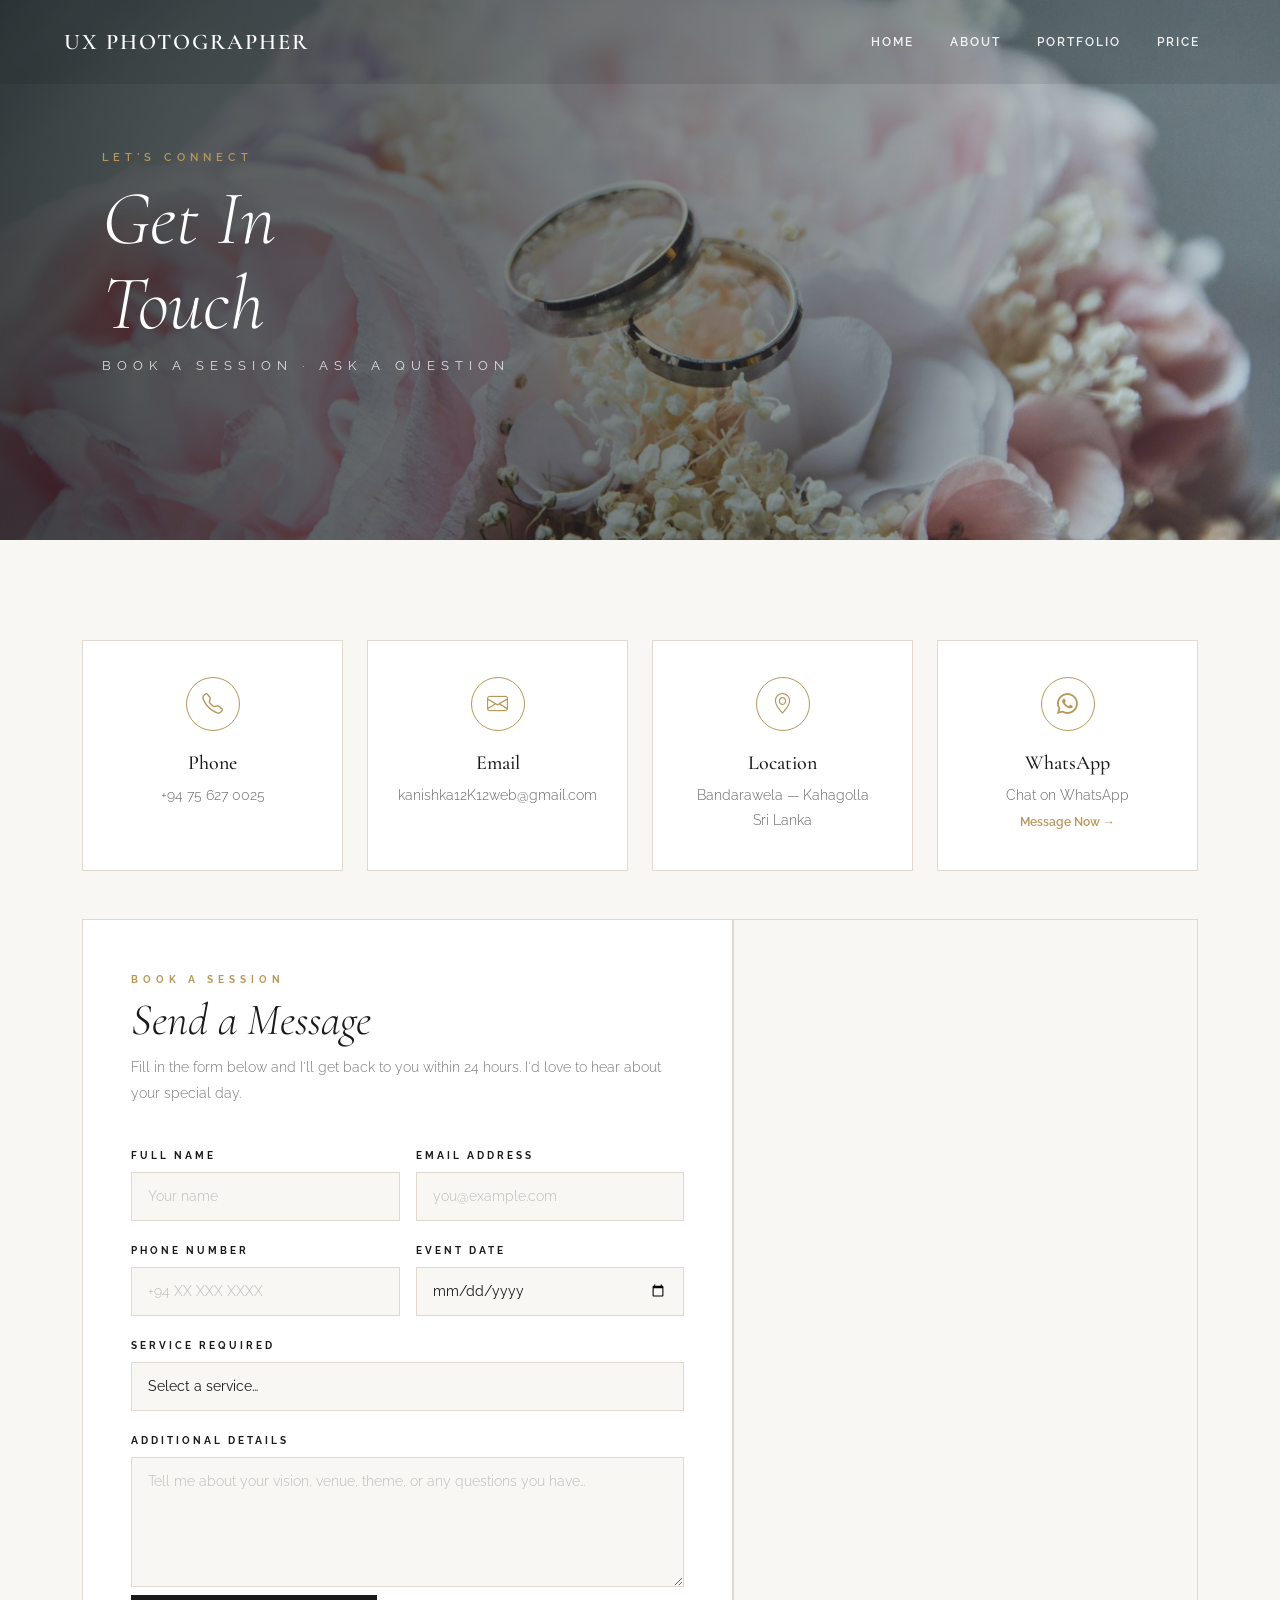
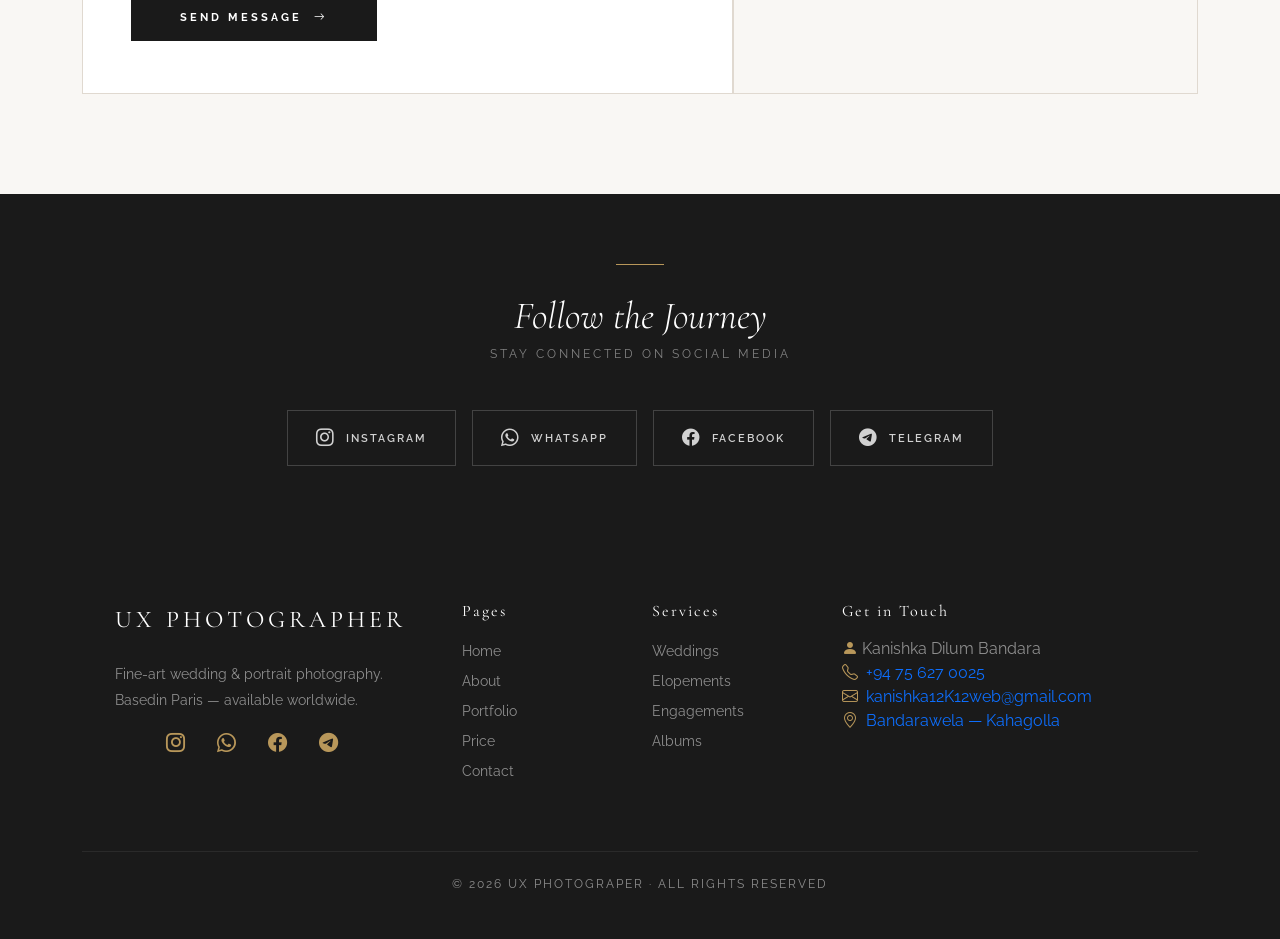
<file: contact.html>
<!DOCTYPE html>
<html lang="en">

<head>
  <meta charset="UTF-8" />
  <meta name="viewport" content="width=device-width, initial-scale=1.0" />
  <title>Contact — UX Photographer</title>

  <!-- Bootstrap 5 -->
  <link href="https://cdn.jsdelivr.net/npm/bootstrap@5.3.3/dist/css/bootstrap.min.css" rel="stylesheet" />
  <!-- Google Fonts -->
  <link
    href="https://fonts.googleapis.com/css2?family=Cormorant+Garamond:ital,wght@0,300;0,400;0,600;1,300;1,400&family=Raleway:wght@300;400;500;600;700&display=swap"
    rel="stylesheet" />
  <!-- Bootstrap Icons -->
  <link href="https://cdn.jsdelivr.net/npm/bootstrap-icons@1.11.3/font/bootstrap-icons.min.css" rel="stylesheet" />
  <!-- Existing stylesheet -->
  <link rel="stylesheet" href="./assets/css/style.css">
</head>

<body>

  <!-- ═══════════════════ Preloader ═══════════════════ -->
  <div id="creative-preloader">
    <div class="loader-content">
      <div class="brand-logo fs-1"><span>UX</span>Photographer</div>
      <div class="progress-container">
        <div class="progress-bar"></div>
      </div>
      <p class="loading-text">Loading...</p>
    </div>
  </div>

  <!-- ═══════════════════ NAVBAR ═══════════════════ -->
  <nav class="navbar navbar-expand-lg fade-up" id="mainNav">
    <div class="container-fluid px-4">
      <a class="navbar-brand scrolled" href="index.html">UX Photographer</a>
      <button class="navbar-toggler" type="button" data-bs-toggle="collapse" data-bs-target="#navMenu">
        <span class="navbar-toggler-icon"></span>
      </button>
      <div class="collapse navbar-collapse justify-content-end" id="navMenu">
        <ul class="navbar-nav align-items-center gap-1">
          <li class="nav-item"><a class="nav-link" href="./index.html">Home</a></li>
          <li class="nav-item"><a class="nav-link" href="./about.html">About</a></li>
          <li class="nav-item"><a class="nav-link" href="./portfolio.html">Portfolio</a></li>
          <li class="nav-item"><a class="nav-link" href="./pricing.html">Price</a></li>
        </ul>
      </div>
    </div>
  </nav>

  <!-- ═══════════════════ CONTACT HERO ═══════════════════ -->
  <section id="contact-hero">
    <div class="contact-hero-caption">
      <span class="eyebrow fade-up">Let's Connect</span>
      <h1 class="fade-up delay-100">Get In<br />Touch</h1>
      <p class="subtitle fade-up delay-200">Book a Session · Ask a Question</p>
    </div>
  </section>

  <!-- ═══════════════════ CONTACT INFO CARDS ═══════════════════ -->
  <section id="contact-main">
    <div class="container">

      <!-- Info Cards Row -->
      <div class="row g-4 mb-5">
        <div class="col-md-6 col-lg-3 fade-up">
          <div class="contact-info-card">
            <div class="ci-icon"><i class="bi bi-telephone"></i></div>
            <h2 class="fs-5">Phone</h2>
            <a href="tel:+94756270025">+94 75 627 0025</a>
          </div>
        </div>
        <div class="col-md-6 col-lg-3 fade-up delay-100">
          <div class="contact-info-card">
            <div class="ci-icon"><i class="bi bi-envelope"></i></div>
            <h2 class="fs-5">Email</h2>
            <a href="https://mail.google.com/mail/?view=cm&fs=1&to=kanishka12K12web@gmail.com&su=Photography%20📸&body=📌%20Hello!%20Kanishka%20Web%20Studio%20🖥" target="_blank">kanishka12K12web@gmail.com</a>
          </div>
        </div>
        <div class="col-md-6 col-lg-3 fade-up delay-200">
          <div class="contact-info-card">
            <div class="ci-icon"><i class="bi bi-geo-alt"></i></div>
            <h2 class="fs-5">Location</h2>
            <a href="https://maps.app.goo.gl/nC6Xv1hQBPm5MYX67" target="_blank">Bandarawela — Kahagolla<br>Sri Lanka</a>
          </div>
        </div>
        <div class="col-md-6 col-lg-3 fade-up delay-300">
          <div class="contact-info-card">
            <div class="ci-icon"><i class="bi bi-whatsapp"></i></div>
            <h2 class="fs-5">WhatsApp</h2>
            <a href="https://wa.me/94756270025?text=Hello!%20Kanishka%20web%20studio..." target="_blank">Chat on WhatsApp</a>
            <a href="https://wa.me/94756270025?text=Hello!%20Kanishka%20web%20studio..." target="_blank" style="font-size:0.75rem;color:var(--gold);font-weight:600;margin-top:4px;">Message Now →</a>
          </div>
        </div>
      </div>

      <!-- Form + Map Row -->
      <div class="row g-0 fade-up">

        <!-- Contact Form -->
        <div class="col-lg-7">
          <div class="contact-form-wrap">
            <p class="section-label">Book a Session</p>
            <h2>Send a Message</h2>
            <p class="lead-text">Fill in the form below and I'll get back to you within 24 hours. I'd love to hear about your special day.</p>

            <form id="contact-form">
              <input type="hidden" name="access_key" value="7c49eb34-80c4-4fd4-be53-f74c22887de4">
              <div class="row g-3">

                <!-- Name -->
                <div class="col-md-6">
                  <label class="form-label" for="cf-name">Full Name</label>
                  <input type="text" name="Name" class="form-control" id="cf-name" placeholder="Your name" required>
                </div>

                <!-- Email -->
                <div class="col-md-6">
                  <label class="form-label" for="cf-email">Email Address</label>
                  <input type="email" name="Email" class="form-control" id="cf-email" placeholder="you@example.com" required>
                </div>

                <!-- Phone -->
                <div class="col-md-6">
                  <label class="form-label" for="cf-phone">Phone Number</label>
                  <input type="tel" name="Phone-number" class="form-control" id="cf-phone" placeholder="+94 XX XXX XXXX" required>
                </div>

                <!-- Event Date -->
                <div class="col-md-6">
                  <label class="form-label" for="cf-date">Event Date</label>
                  <input type="date" name="Event-date" class="form-control" id="cf-date" required>
                </div>

                <!-- Service Dropdown -->
                <div class="col-12">
                  <label class="form-label" for="cf-service">Service Required</label>
                  <select class="form-select" name="Service" id="cf-service" required>
                    <option value="" disabled selected>Select a service…</option>
                    <option value="wedding">Wedding Photography</option>
                    <option value="elopement">Elopement Photography</option>
                    <option value="engagement">Engagement / Proposal Shoot</option>
                    <option value="portrait">Portrait Session</option>
                    <option value="editorial">Editorial / Fine Art</option>
                    <option value="other">Other</option>
                  </select>
                </div>

                <!-- Message -->
                <div class="col-12">
                  <label class="form-label" for="cf-message">Additional Details</label>
                  <textarea class="form-control" name="Message" id="cf-message" placeholder="Tell me about your vision, venue, theme, or any questions you have…"></textarea>
                </div>

                <!-- Submit -->
                <div class="col-12 mt-2">
                  <button type="submit" class="btn-contact-submit">
                    Send Message &nbsp;<i class="bi bi-arrow-right"></i>
                  </button>
                </div>

              </div>
            </form>

            <!-- Success message -->
            <div id="form-success">
              <i class="bi bi-check-circle me-2"></i> Thank you! Your message has been sent. I'll be in touch shortly.
            </div>

          </div>
        </div>

        <!-- Google Map -->
        <div class="col-lg-5">
          <div class="map-wrap">
            <iframe src="https://www.google.com/maps/embed?pb=!1m18!1m12!1m3!1d4451.595341075214!2d80.97671237546898!3d6.823392219604768!2m3!1f0!2f0!3f0!3m2!1i1024!2i768!4f13.1!3m3!1m2!1s0x3ae471f68be62cd7%3A0xadb09be0713c6f0f!2sKanishka%20Web%20Studio!5e1!3m2!1sen!2slk!4v1780827942126!5m2!1sen!2slk" width="600" height="450" style="border:0;" allowfullscreen="" loading="lazy" referrerpolicy="no-referrer-when-downgrade"></iframe>
          </div>
        </div>

      </div>
      <!-- /row -->

    </div>
  </section>

  <!-- ═══════════════════ SOCIAL STRIP ═══════════════════ -->
  <section id="contact-social">
    <div class="container text-center">
      <div class="gold-divider"></div>
      <h2 class="social-strip-title fade-up">Follow the Journey</h2>
      <p class="social-strip-sub fade-up delay-100">Stay connected on social media</p>
      <div class="fade-up delay-200">
        <a class="social-pill" href="https://www.instagram.com/kanishka_12k?igsh=OWRqY3o5eXh1NWs0" target="_blank">
          <i class="bi bi-instagram"></i> Instagram
        </a>
        <a class="social-pill" href="https://wa.me/94756270025?text=Hello!%20Kanishka%20web%20studio..." target="_blank">
          <i class="bi bi-whatsapp"></i> WhatsApp
        </a>
        <a class="social-pill" href="https://www.facebook.com/share/1WvbgZ56et/" target="_blank">
          <i class="bi bi-facebook"></i> Facebook
        </a>
        <a class="social-pill" href="https://t.me/kanishka_12k" target="_blank">
          <i class="bi bi-telegram"></i> Telegram
        </a>
      </div>
    </div>
  </section>

   <!-- ═══════════════════ FOOTER ═══════════════════ -->
  <footer>
    <div class="container">
      <div class="row mb-4">

        <!-- Brand -->
        <div class="col-lg-4 mb-4 d-flex justify-content-center fade-up">
          <div>
            <span class="brand">UX photographer </span>
            <p class="mb-3" style="font-size:.88rem;line-height:1.8;">Fine-art wedding & portrait
              photography.<br>Basedin Paris — available worldwide.</p>
            <!-- Social -->
            <div class="d-flex justify-content-center gap-3 mt-2">
              <a class="me-3 social-media-link" href="https://www.instagram.com/kanishka_12k?igsh=OWRqY3o5eXh1NWs0"
                target="_blank"><i class="bi bi-instagram" data-bs-toggle="tooltip" data-bs-placement="top"
                  title="Instagram"></i></a>
              <a class="me-3 social-media-link"
                href="https://wa.me/94756270025?text=Hello!%20Kanishka%20web%20studio..." target="_blank"><i
                  class="bi bi-whatsapp" data-bs-toggle="tooltip" data-bs-placement="top" title="Whatsapp"></i></a>
              <a class="me-3 social-media-link" href="https://www.facebook.com/share/1WvbgZ56et/" target="_blank"><i
                  class="bi bi-facebook" data-bs-toggle="tooltip" data-bs-placement="top" title="Facebook"></i></a>
              <a class="me-3 social-media-link" href="https://t.me/kanishka_12k" target="_blank"><i
                  class="bi bi-telegram" data-bs-toggle="tooltip" data-bs-placement="top" title="Telegram"></i></a>
            </div>
          </div>
        </div>

        <!-- Quick Links -->
        <div class="col-lg-2 col-6 mb-4 fade-up delay-200 qlinks">
          <h3 class="mb-3" style="font-size:1rem;letter-spacing:2px;font-weight:400;">Pages</h3>
          <ul class="list-unstyled" style="font-size:.85rem;line-height:2.2;">
            <li><a href="index.html">Home</a></li>
            <li><a href="about.html">About</a></li>
            <li><a href="./portfolio.html">Portfolio</a></li>
            <li><a href="./pricing.html">Price</a></li>
            <li><a href="./contact.html">Contact</a></li>
          </ul>
        </div>

        <!-- Services -->
        <div class="col-lg-2 mb-4 col-6 fade-up delay-300 qlinks">
          <h3 class="mb-3" style="font-size:1rem;letter-spacing:2px;font-weight:400;">Services</h3>
          <ul class="list-unstyled" style="font-size:.85rem;line-height:2.2;">
            <li><a href="#">Weddings</a></li>
            <li><a href="#">Elopements</a></li>
            <li><a href="#">Engagements</a></li>
            <li><a href="#">Albums</a></li>
          </ul>
        </div>

        <!-- Contact -->
        <div class="col-lg-4 mb-4 fade-up delay-400">
          <h3 class="mb-3" style="font-size:1rem;letter-spacing:2px;font-weight:400;">Get in Touch</h3>
          <div id="footer-contact">
            <span><i class="bi bi-person-fill"></i> Kanishka Dilum Bandara</span>
            <span class="d-block"><a href="tel:+94756270025"><i class="bi bi-telephone me-2"></i>+94 75 627
                0025</a></span>
            <span class="d-block"><a
                href="https://mail.google.com/mail/?view=cm&fs=1&to=kanishka12K12web@gmail.com&su=Photography%20📸&body=📌%20Hello!%20Kanishka%20Web%20Studio%20🖥"
                target="_blank"><i class="bi bi-envelope me-2"></i>kanishka12K12web@gmail.com</a></span>
            <span class="d-block"><a href="https://maps.app.goo.gl/nC6Xv1hQBPm5MYX67" target="_blank"><i
                  class="bi bi-geo-alt me-2"></i>Bandarawela — Kahagolla</a></span>
          </div>
        </div>
      </div>

      <div class="copyright text-center">
        <p>&copy; 2026 UX Photograper · All Rights Reserved</p>
      </div>
    </div>
  </footer>

  <!-- Bootstrap JS -->
  <script src="https://cdn.jsdelivr.net/npm/bootstrap@5.3.3/dist/js/bootstrap.bundle.min.js"></script>
  <script src="./assets/js/main.js"></script>
  <script src="./assets/js/contact.js"></script>
</body>
</html>
</file>
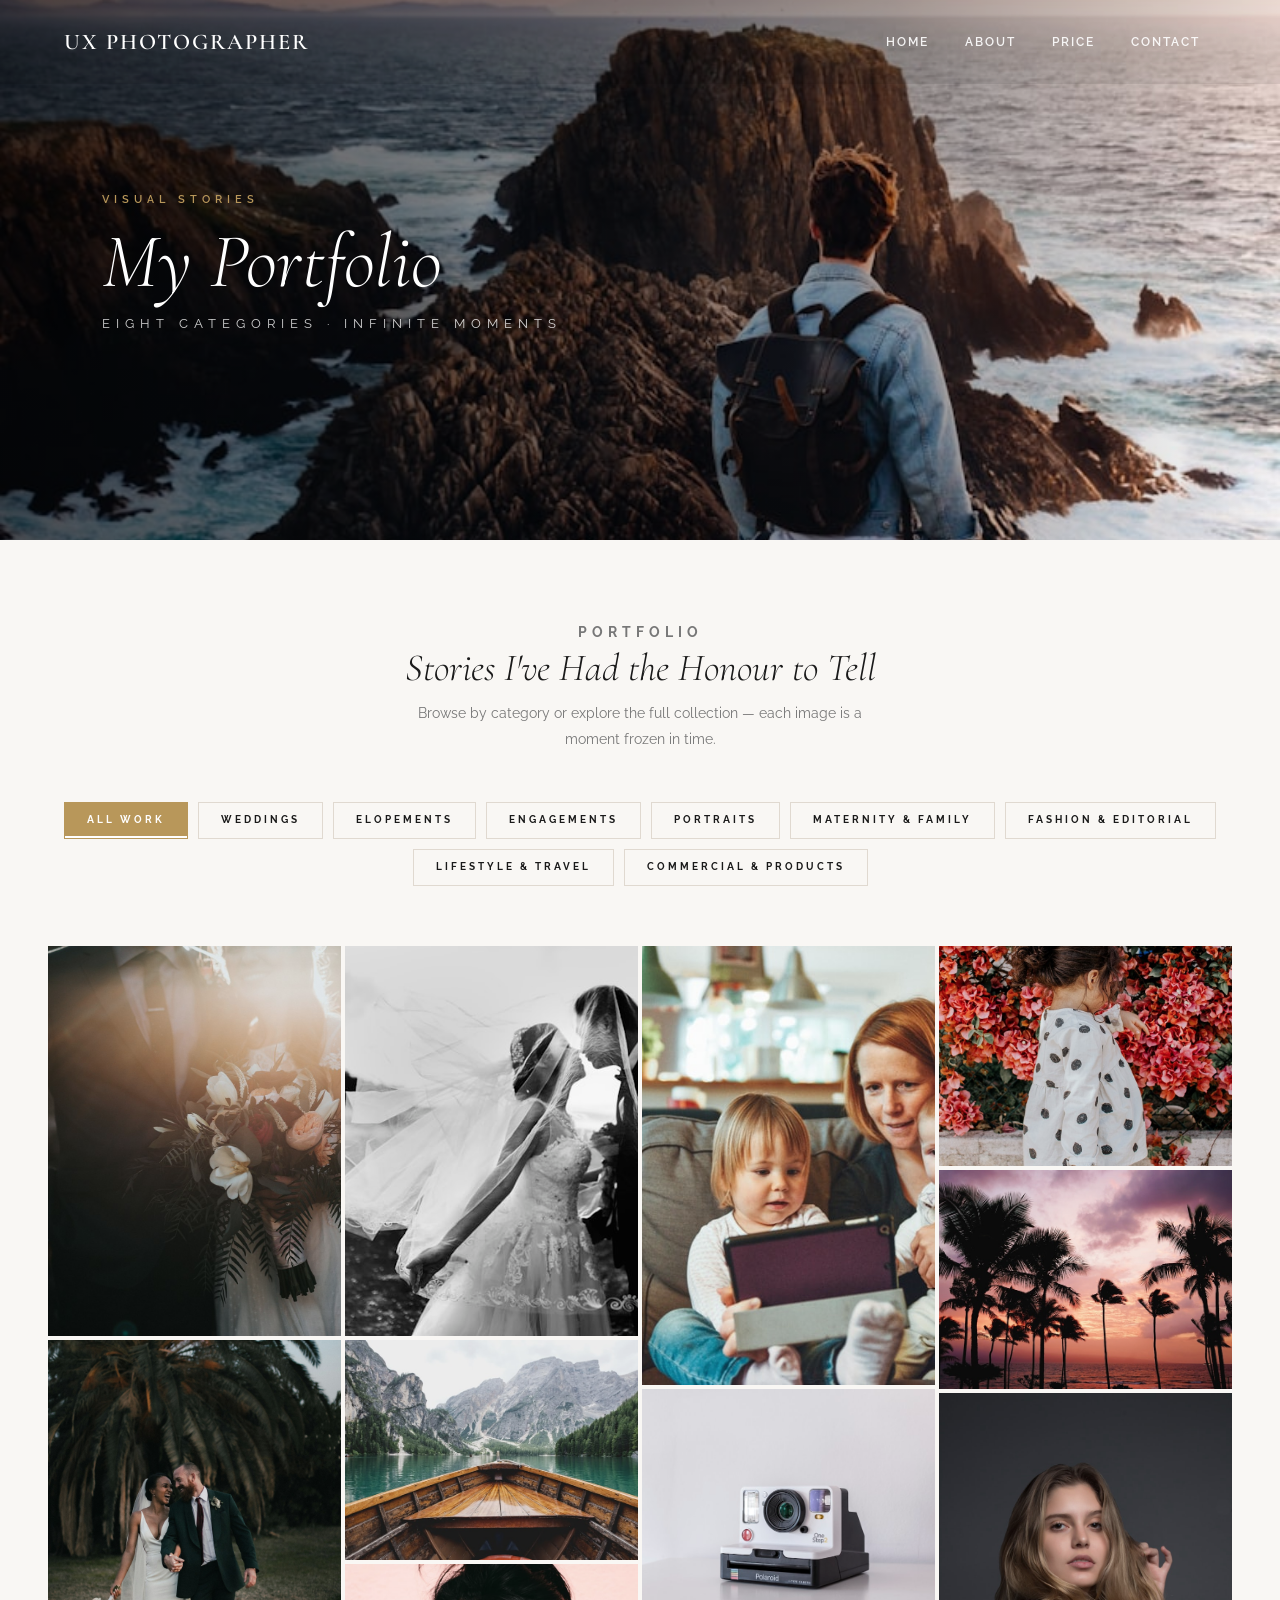
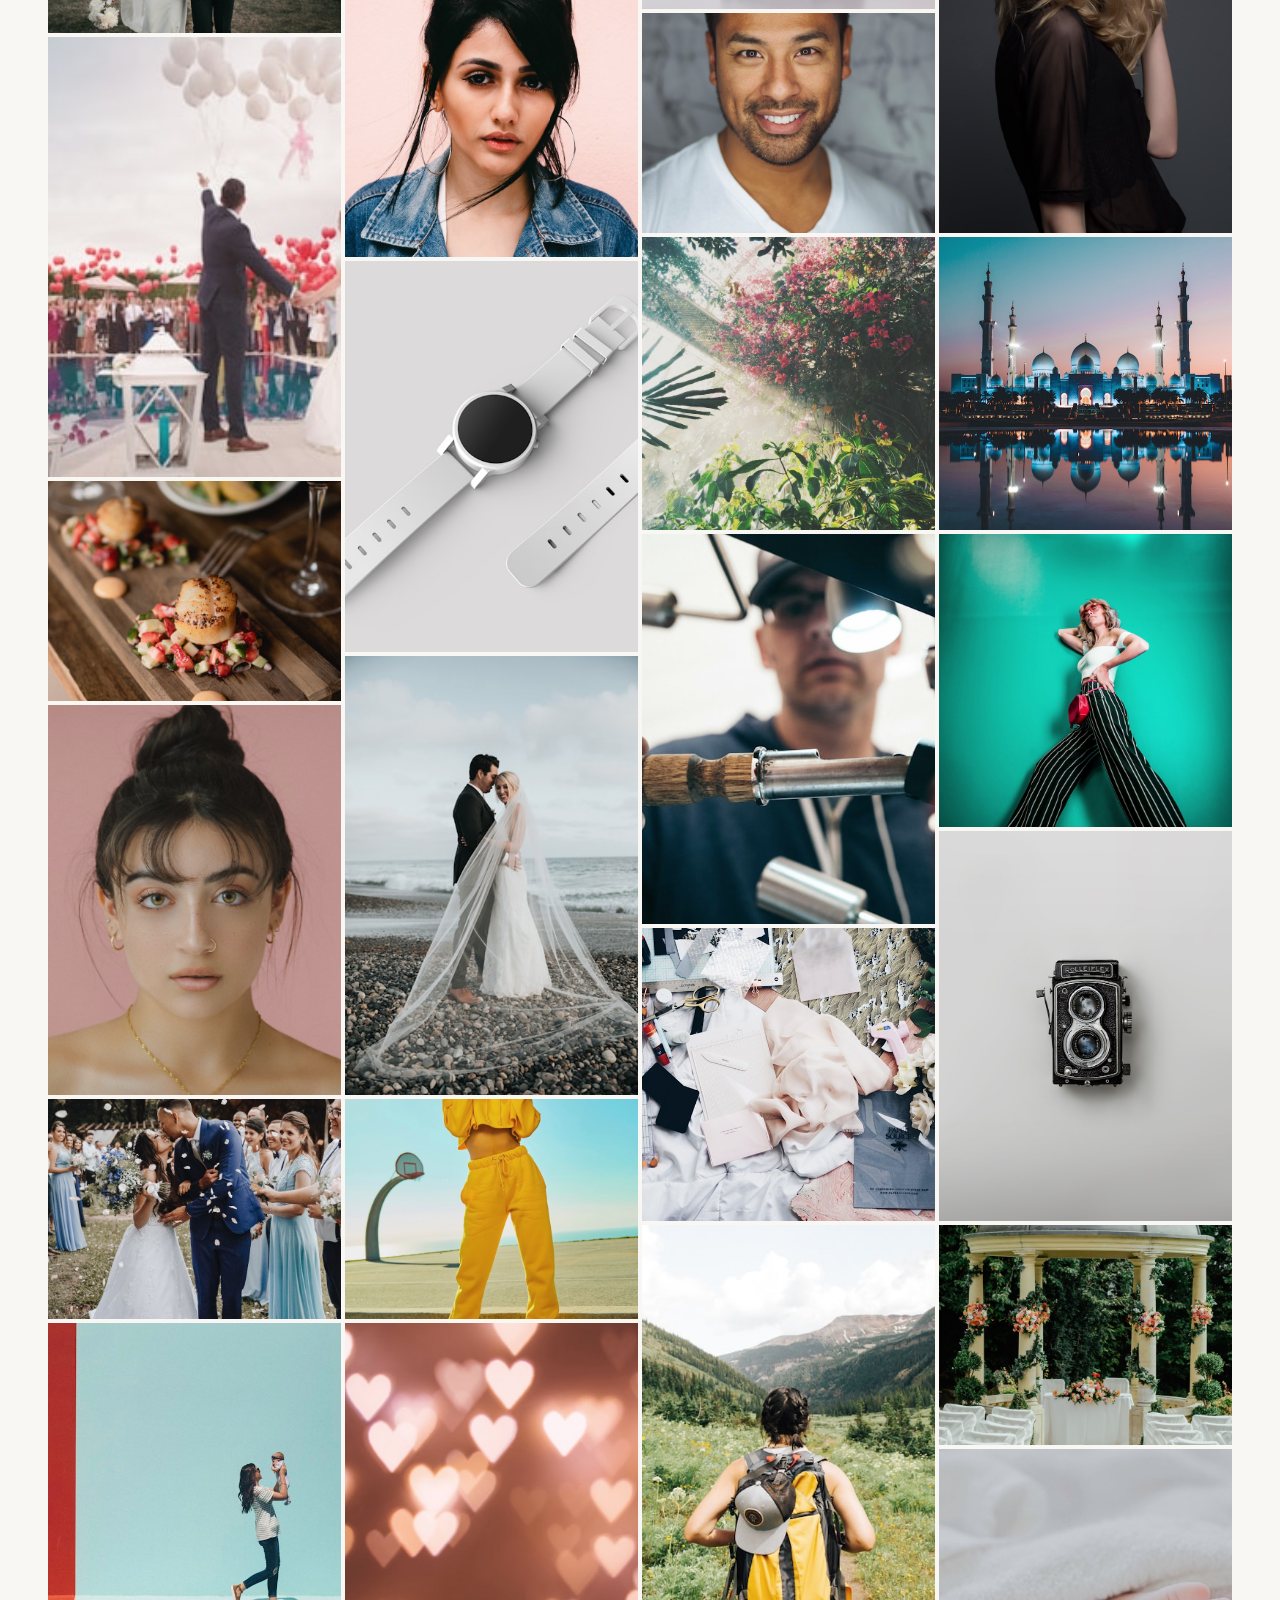
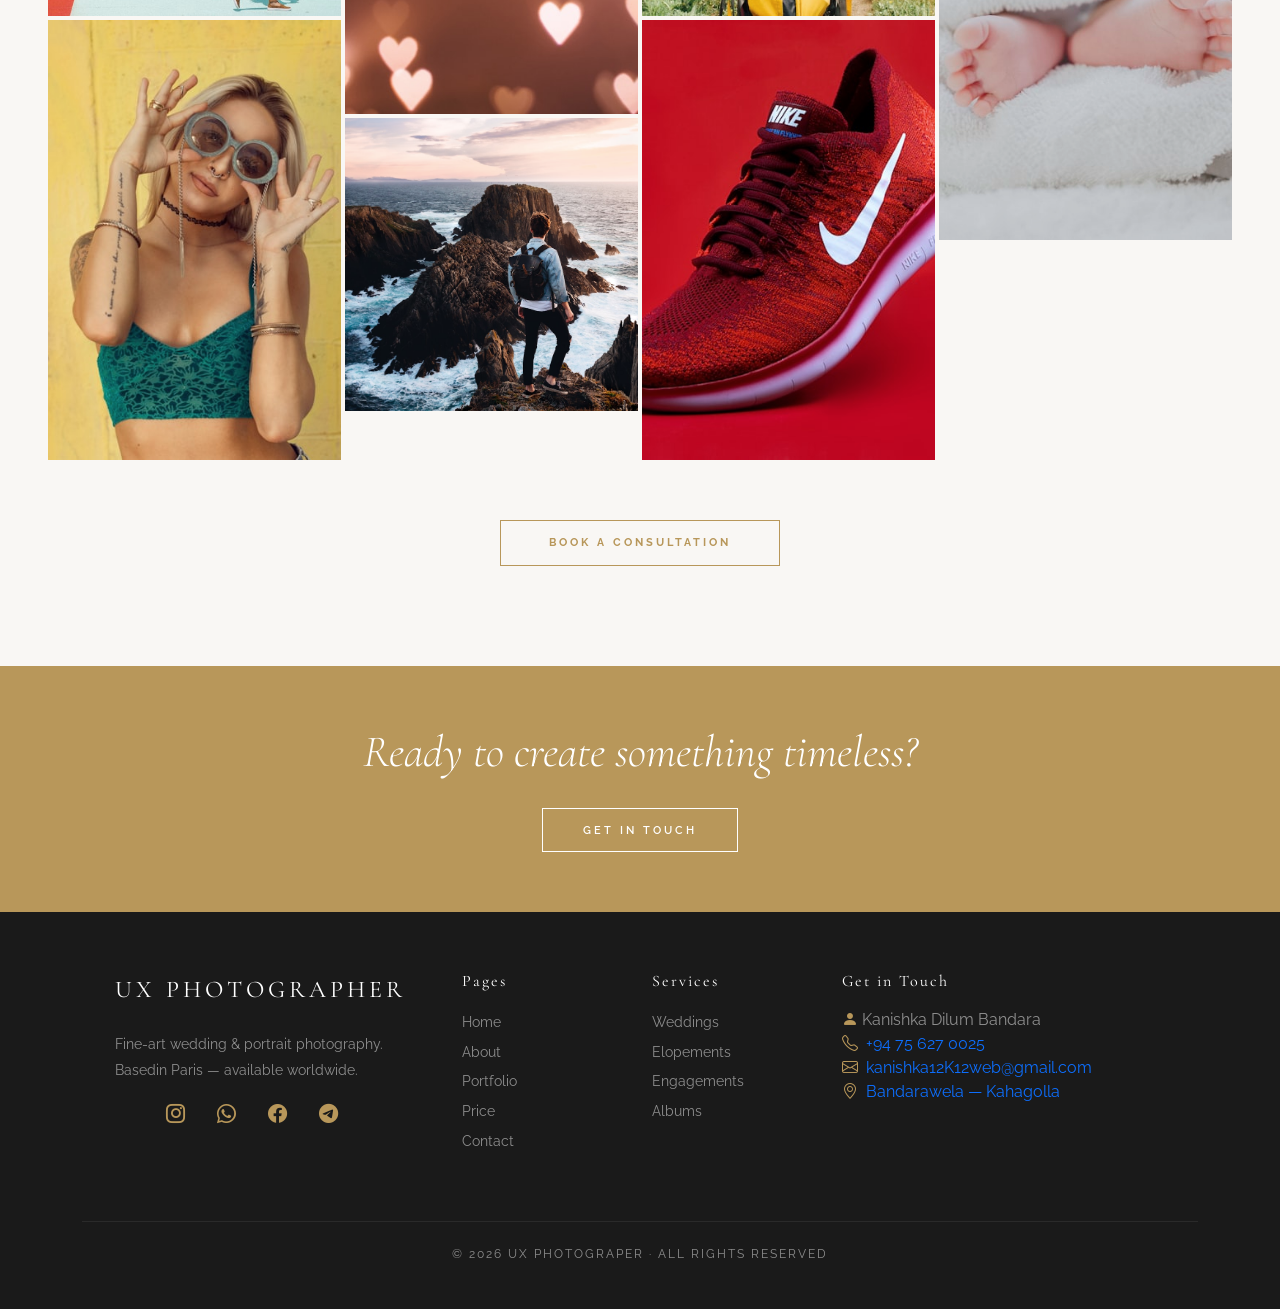
<file: portfolio.html>
<!DOCTYPE html>
<html lang="en">

<head>
  <meta charset="UTF-8" />
  <meta name="viewport" content="width=device-width, initial-scale=1.0" />
  <title>Portfolio — UX Photographer</title>

  <!-- Bootstrap 5 -->
  <link href="https://cdn.jsdelivr.net/npm/bootstrap@5.3.3/dist/css/bootstrap.min.css" rel="stylesheet" />
  <!-- Google Fonts -->
  <link
    href="https://fonts.googleapis.com/css2?family=Cormorant+Garamond:ital,wght@0,300;0,400;0,600;1,300;1,400&family=Raleway:wght@300;400;500;600;700&display=swap"
    rel="stylesheet" />
  <!-- Bootstrap Icons -->
  <link href="https://cdn.jsdelivr.net/npm/bootstrap-icons@1.11.3/font/bootstrap-icons.min.css" rel="stylesheet" />
  <!-- Existing stylesheet -->
  <link rel="stylesheet" href="./assets/css/style.css">
</head>

<body>

  <!-- ═══════════════════ Preloader ═══════════════════ -->
  <div id="creative-preloader">
    <div class="loader-content">
      <div class="brand-logo fs-1"><span>UX</span>Photographer</div>
      <div class="progress-container">
        <div class="progress-bar"></div>
      </div>
      <p class="loading-text">Loading...</p>
    </div>
  </div>

  <!-- ═══════════════════ NAVBAR ═══════════════════ -->
  <nav class="navbar navbar-expand-lg" id="mainNav">
    <div class="container-fluid px-4">
      <a class="navbar-brand" href="./index.html">UX Photographer</a>
      <button class="navbar-toggler" type="button" data-bs-toggle="collapse" data-bs-target="#navMenu">
        <span class="navbar-toggler-icon"></span>
      </button>
      <div class="collapse navbar-collapse justify-content-end" id="navMenu">
        <ul class="navbar-nav align-items-center gap-1">
          <li class="nav-item"><a class="nav-link" href="./index.html">Home</a></li>
          <li class="nav-item"><a class="nav-link" href="./about.html">About</a></li>
          <li class="nav-item"><a class="nav-link" href="./pricing.html">Price</a></li>
          <li class="nav-item"><a class="nav-link" href="./contact.html">Contact</a></li>
        </ul>
      </div>
    </div>
  </nav>

  <!-- ═══════════════════ HERO ═══════════════════ -->
  <section id="portfolio-hero">
    <div class="portfolio-hero-caption fade-up">
      <span class="eyebrow">Visual Stories</span>
      <h1>My Portfolio</h1>
      <p class="subtitle">Eight Categories · Infinite Moments</p>
    </div>
  </section>

  <!-- ═══════════════════ PORTFOLIO MAIN ═══════════════════ -->
  <section id="portfolio-main">
    <div class="container-fluid px-4 px-md-5">

      <!-- Section intro -->
      <div class="category-intro fade-up">
        <p class="section-label">Portfolio</p>
        <h2>Stories I've Had the Honour to Tell</h2>
        <p>Browse by category or explore the full collection — each image is a moment frozen in time.</p>
      </div>

      <!-- Filter Buttons -->
      <div class="filter-bar fade-up">
        <button class="filter-btn active" data-filter="all">All Work</button>
        <button class="filter-btn" data-filter="weddings">Weddings</button>
        <button class="filter-btn" data-filter="elopements">Elopements</button>
        <button class="filter-btn" data-filter="engagements">Engagements</button>
        <button class="filter-btn" data-filter="portraits">Portraits</button>
        <button class="filter-btn" data-filter="maternity">Maternity &amp; Family</button>
        <button class="filter-btn" data-filter="fashion">Fashion &amp; Editorial</button>
        <button class="filter-btn" data-filter="lifestyle">Lifestyle &amp; Travel</button>
        <button class="filter-btn" data-filter="commercial">Commercial &amp; Products</button>
      </div>

      <!-- Masonry Grid -->
      <div class="portfolio-masonry" id="portfolioGrid">

        <!-- ── WEDDINGS ── -->
        <div class="pm-item pm-tall" data-cat="weddings">
          <img src="./assets/img/hero-img-1.jpg"
            alt="Wedding - Ceremony Aisle" loading="lazy">
          <div class="pm-overlay">
            <span class="pm-overlay-icon"><i class="bi bi-camera"></i></span>
            <span class="pm-overlay-cat">Weddings</span>
            <span class="pm-overlay-title">Golden Hour Ceremony</span>
          </div>
        </div>

        <div class="pm-item pm-square" data-cat="weddings">
          <img src="./assets/img/hero-img-2.jpg" alt="Wedding - First Look"
            loading="lazy">
          <div class="pm-overlay">
            <span class="pm-overlay-icon"><i class="bi bi-camera"></i></span>
            <span class="pm-overlay-cat">Weddings</span>
            <span class="pm-overlay-title">The First Look</span>
          </div>
        </div>

        <!-- ── ELOPEMENTS ── -->
        <div class="pm-item pm-portrait" data-cat="elopements">
          <img src="./assets/img/about-3.jpg"
            alt="Elopement in the Mountains" loading="lazy">
          <div class="pm-overlay">
            <span class="pm-overlay-icon"><i class="bi bi-camera"></i></span>
            <span class="pm-overlay-cat">Elopements</span>
            <span class="pm-overlay-title">Mountain Elopement</span>
          </div>
        </div>

        <!-- ── ENGAGEMENTS ── -->
        <div class="pm-item pm-wide" data-cat="engagements">
          <img src="./assets/img/photos-1.jpg" alt="Engagement Pre-Shoot"
            loading="lazy">
          <div class="pm-overlay">
            <span class="pm-overlay-icon"><i class="bi bi-camera"></i></span>
            <span class="pm-overlay-cat">Engagements</span>
            <span class="pm-overlay-title">Sunset Pre-Shoot</span>
          </div>
        </div>

        <!-- ── PORTRAITS ── -->
        <div class="pm-item pm-tall" data-cat="portraits">
          <img src="./assets/img/about-photo.jpg" alt="Cinematic Portrait"
            loading="lazy">
          <div class="pm-overlay">
            <span class="pm-overlay-icon"><i class="bi bi-camera"></i></span>
            <span class="pm-overlay-cat">Portraits</span>
            <span class="pm-overlay-title">Cinematic Solo Portrait</span>
          </div>
        </div>

        <!-- ── WEDDINGS ── -->
        <div class="pm-item pm-wide" data-cat="weddings">
          <img src="./assets/img/wedding-1.jpg" alt="Wedding Reception"
            loading="lazy">
          <div class="pm-overlay">
            <span class="pm-overlay-icon"><i class="bi bi-camera"></i></span>
            <span class="pm-overlay-cat">Weddings</span>
            <span class="pm-overlay-title">Reception Moments</span>
          </div>
        </div>

        <!-- ── MATERNITY & FAMILY ── -->
        <div class="pm-item pm-square" data-cat="maternity">
          <img src="./assets/img/family-1.jpg" alt="Maternity Shoot"
            loading="lazy">
          <div class="pm-overlay">
            <span class="pm-overlay-icon"><i class="bi bi-camera"></i></span>
            <span class="pm-overlay-cat">Maternity &amp; Family</span>
            <span class="pm-overlay-title">Expecting Love</span>
          </div>
        </div>

        <!-- ── FASHION ── -->
        <div class="pm-item pm-portrait" data-cat="fashion">
          <img src="./assets/img/fashion-1.jpg" alt="Fashion Editorial"
            loading="lazy">
          <div class="pm-overlay">
            <span class="pm-overlay-icon"><i class="bi bi-camera"></i></span>
            <span class="pm-overlay-cat">Fashion &amp; Editorial</span>
            <span class="pm-overlay-title">High Fashion Editorial</span>
          </div>
        </div>

        <!-- ── ELOPEMENTS ── -->
        <div class="pm-item pm-tall" data-cat="elopements">
          <img src="./assets/img/kiss-1.jpg" alt="Intimate Elopement"
            loading="lazy">
          <div class="pm-overlay">
            <span class="pm-overlay-icon"><i class="bi bi-camera"></i></span>
            <span class="pm-overlay-cat">Elopements</span>
            <span class="pm-overlay-title">Intimate Vows</span>
          </div>
        </div>

        <!-- ── LIFESTYLE & TRAVEL ── -->
        <div class="pm-item pm-wide" data-cat="lifestyle">
          <img src="./assets/img/travel-1.jpg" alt="Travel Lifestyle"
            loading="lazy">
          <div class="pm-overlay">
            <span class="pm-overlay-icon"><i class="bi bi-camera"></i></span>
            <span class="pm-overlay-cat">Lifestyle &amp; Travel</span>
            <span class="pm-overlay-title">Wandering Souls</span>
          </div>
        </div>

        <!-- ── PORTRAITS ── -->
        <div class="pm-item pm-square" data-cat="portraits">
          <img src="./assets/img/portraits-1.jpg" alt="Portrait Studio"
            loading="lazy">
          <div class="pm-overlay">
            <span class="pm-overlay-icon"><i class="bi bi-camera"></i></span>
            <span class="pm-overlay-cat">Portraits</span>
            <span class="pm-overlay-title">Studio Elegance</span>
          </div>
        </div>

        <!-- ── COMMERCIAL ── -->
        <div class="pm-item pm-tall" data-cat="commercial">
          <img src="./assets/img/product-1.jpg" alt="Commercial Watch"
            loading="lazy">
          <div class="pm-overlay">
            <span class="pm-overlay-icon"><i class="bi bi-camera"></i></span>
            <span class="pm-overlay-cat">Commercial &amp; Products</span>
            <span class="pm-overlay-title">Luxury Product Shoot</span>
          </div>
        </div>

        <!-- ── WEDDINGS ── -->
        <div class="pm-item pm-portrait" data-cat="weddings">
          <img src="./assets/img/about-1.jpg" alt="Bride Portrait"
            loading="lazy">
          <div class="pm-overlay">
            <span class="pm-overlay-icon"><i class="bi bi-camera"></i></span>
            <span class="pm-overlay-cat">Weddings</span>
            <span class="pm-overlay-title">Bridal Portrait</span>
          </div>
        </div>

        <!-- ── FASHION ── -->
        <div class="pm-item pm-wide" data-cat="fashion">
          <img src="./assets/img/fashion-2.jpg" alt="Fashion Model"
            loading="lazy">
          <div class="pm-overlay">
            <span class="pm-overlay-icon"><i class="bi bi-camera"></i></span>
            <span class="pm-overlay-cat">Fashion &amp; Editorial</span>
            <span class="pm-overlay-title">Magazine Cover Shoot</span>
          </div>
        </div>

        <!-- ── ENGAGEMENTS ── -->
        <div class="pm-item pm-tall" data-cat="engagements">
          <img src="./assets/img/no-name.jpg" alt="Engagement Couple"
            loading="lazy">
          <div class="pm-overlay">
            <span class="pm-overlay-icon"><i class="bi bi-camera"></i></span>
            <span class="pm-overlay-cat">Engagements</span>
            <span class="pm-overlay-title">Love in Bloom</span>
          </div>
        </div>

        <!-- ── LIFESTYLE ── -->
        <div class="pm-item pm-square" data-cat="lifestyle">
          <img src="./assets/img/travel-2.jpg" alt="Lifestyle Outdoors"
            loading="lazy">
          <div class="pm-overlay">
            <span class="pm-overlay-icon"><i class="bi bi-camera"></i></span>
            <span class="pm-overlay-cat">Lifestyle &amp; Travel</span>
            <span class="pm-overlay-title">The Open Road</span>
          </div>
        </div>

        <!-- ── MATERNITY ── -->
        <div class="pm-item pm-portrait" data-cat="maternity">
          <img src="./assets/img/family-2.jpg" alt="Family Portrait"
            loading="lazy">
          <div class="pm-overlay">
            <span class="pm-overlay-icon"><i class="bi bi-camera"></i></span>
            <span class="pm-overlay-cat">Maternity &amp; Family</span>
            <span class="pm-overlay-title">Family of Three</span>
          </div>
        </div>

        <!-- ── COMMERCIAL ── -->
        <div class="pm-item pm-wide" data-cat="commercial">
          <img src="./assets/img/product-2.jpg"
            alt="Commercial Product Polaroid" loading="lazy">
          <div class="pm-overlay">
            <span class="pm-overlay-icon"><i class="bi bi-camera"></i></span>
            <span class="pm-overlay-cat">Commercial &amp; Products</span>
            <span class="pm-overlay-title">Brand Story</span>
          </div>
        </div>

        <!-- ── PORTRAITS ── -->
        <div class="pm-item pm-wide" data-cat="portraits">
          <img src="./assets/img/portraits-2.jpg" alt="Male Portrait"
            loading="lazy">
          <div class="pm-overlay">
            <span class="pm-overlay-icon"><i class="bi bi-camera"></i></span>
            <span class="pm-overlay-cat">Portraits</span>
            <span class="pm-overlay-title">The Gentleman</span>
          </div>
        </div>

        <!-- ── ELOPEMENTS ── -->
        <div class="pm-item pm-square" data-cat="elopements">
          <img src="./assets/img/no-name-2.jpg" alt="Elopement Beach"
            loading="lazy">
          <div class="pm-overlay">
            <span class="pm-overlay-icon"><i class="bi bi-camera"></i></span>
            <span class="pm-overlay-cat">Elopements</span>
            <span class="pm-overlay-title">Barefoot on the Shore</span>
          </div>
        </div>

        <!-- ── FASHION ── -->
        <div class="pm-item pm-tall" data-cat="fashion">
          <img src="./assets/img/fashion-3.jpg" alt="Fashion Gown"
            loading="lazy">
          <div class="pm-overlay">
            <span class="pm-overlay-icon"><i class="bi bi-camera"></i></span>
            <span class="pm-overlay-cat">Fashion &amp; Editorial</span>
            <span class="pm-overlay-title">Haute Couture</span>
          </div>
        </div>

        <!-- ── WEDDINGS ── -->
        <div class="pm-item pm-square" data-cat="weddings">
          <img src="./assets/img/wedding-2.jpg" alt="Wedding Rings"
            loading="lazy">
          <div class="pm-overlay">
            <span class="pm-overlay-icon"><i class="bi bi-camera"></i></span>
            <span class="pm-overlay-cat">Weddings</span>
            <span class="pm-overlay-title">The Exchange</span>
          </div>
        </div>

        <!-- ── LIFESTYLE ── -->
        <div class="pm-item pm-tall" data-cat="lifestyle">
          <img src="./assets/img/travel-3.jpg" alt="Travel Portrait"
            loading="lazy">
          <div class="pm-overlay">
            <span class="pm-overlay-icon"><i class="bi bi-camera"></i></span>
            <span class="pm-overlay-cat">Lifestyle &amp; Travel</span>
            <span class="pm-overlay-title">Into the Wild</span>
          </div>
        </div>

        <!-- ── COMMERCIAL ── -->
        <div class="pm-item pm-portrait" data-cat="commercial">
          <img src="./assets/img/product-3.jpg" alt="Commercial Shoes"
            loading="lazy">
          <div class="pm-overlay">
            <span class="pm-overlay-icon"><i class="bi bi-camera"></i></span>
            <span class="pm-overlay-cat">Commercial &amp; Products</span>
            <span class="pm-overlay-title">Footwear Campaign</span>
          </div>
        </div>

        <!-- ── MATERNITY ── -->
        <div class="pm-item pm-wide" data-cat="maternity">
          <img src="./assets/img/family-3.jpg" alt="Maternity Outdoor"
            loading="lazy">
          <div class="pm-overlay">
            <span class="pm-overlay-icon"><i class="bi bi-camera"></i></span>
            <span class="pm-overlay-cat">Maternity &amp; Family</span>
            <span class="pm-overlay-title">New Beginnings</span>
          </div>
        </div>

        <!-- ── ENGAGEMENTS ── -->
        <div class="pm-item pm-wide" data-cat="engagements">
          <img src="./assets/img/no-name-3.jpg"
            alt="Engagement Golden Light" loading="lazy">
          <div class="pm-overlay">
            <span class="pm-overlay-icon"><i class="bi bi-camera"></i></span>
            <span class="pm-overlay-cat">Engagements</span>
            <span class="pm-overlay-title">Golden Light Session</span>
          </div>
        </div>

        <!-- ── PORTRAITS ── -->
        <div class="pm-item pm-portrait" data-cat="portraits">
          <img src="./assets/img/portraits-3.jpg" alt="Female Portrait"
            loading="lazy">
          <div class="pm-overlay">
            <span class="pm-overlay-icon"><i class="bi bi-camera"></i></span>
            <span class="pm-overlay-cat">Portraits</span>
            <span class="pm-overlay-title">Ethereal Light</span>
          </div>
        </div>

        <!-- ── LIFESTYLE ── -->
        <div class="pm-item pm-square" data-cat="lifestyle">
          <img src="./assets/img/place-1.jpg" alt="Cafe Lifestyle"
            loading="lazy">
          <div class="pm-overlay">
            <span class="pm-overlay-icon"><i class="bi bi-camera"></i></span>
            <span class="pm-overlay-cat">Lifestyle &amp; Travel</span>
            <span class="pm-overlay-title">Slow Mornings</span>
          </div>
        </div>

        <!-- ── FASHION ── -->
        <div class="pm-item pm-square" data-cat="fashion">
          <img src="./assets/img/fashion-4.jpg" alt="Fashion Street"
            loading="lazy">
          <div class="pm-overlay">
            <span class="pm-overlay-icon"><i class="bi bi-camera"></i></span>
            <span class="pm-overlay-cat">Fashion &amp; Editorial</span>
            <span class="pm-overlay-title">Street Style</span>
          </div>
        </div>

        <!-- ── COMMERCIAL ── -->
        <div class="pm-item pm-tall" data-cat="commercial">
          <img src="./assets/img/product-4.jpg" alt="Commercial Perfume"
            loading="lazy">
          <div class="pm-overlay">
            <span class="pm-overlay-icon"><i class="bi bi-camera"></i></span>
            <span class="pm-overlay-cat">Commercial &amp; Products</span>
            <span class="pm-overlay-title">Fragrance Campaign</span>
          </div>
        </div>

        <!-- ── ELOPEMENTS ── -->
        <div class="pm-item pm-wide" data-cat="elopements">
          <img src="./assets/img/no-name-4.jpg" alt="Elopement Forest"
            loading="lazy">
          <div class="pm-overlay">
            <span class="pm-overlay-icon"><i class="bi bi-camera"></i></span>
            <span class="pm-overlay-cat">Elopements</span>
            <span class="pm-overlay-title">Forest Wedding</span>
          </div>
        </div>

        <!-- ── MATERNITY ── -->
        <div class="pm-item pm-tall" data-cat="maternity">
          <img src="./assets/img/family-4.jpg" alt="Family Home"
            loading="lazy">
          <div class="pm-overlay">
            <span class="pm-overlay-icon"><i class="bi bi-camera"></i></span>
            <span class="pm-overlay-cat">Maternity &amp; Family</span>
            <span class="pm-overlay-title">Home is Where You Are</span>
          </div>
        </div>

      </div><!-- /portfolio-masonry -->

      <!-- Load More -->
      <div class="load-more-wrap fade-up">
        <a href="./contact.html" class="btn-load-more">Book a Consultation</a>
      </div>

    </div>
  </section>

  <!-- ═══════════════════ CTA BAND ═══════════════════ -->
  <section id="cta-band">
    <div class="container text-center">
      <h2>Ready to create something timeless?</h2>
      <a href="./contact.html" class="btn-cta">Get in Touch</a>
    </div>
  </section>

   <!-- ═══════════════════ FOOTER ═══════════════════ -->
  <footer>
    <div class="container">
      <div class="row mb-4">

        <!-- Brand -->
        <div class="col-lg-4 mb-4 d-flex justify-content-center fade-up">
          <div>
            <span class="brand">UX photographer </span>
            <p class="mb-3" style="font-size:.88rem;line-height:1.8;">Fine-art wedding & portrait
              photography.<br>Basedin Paris — available worldwide.</p>
            <!-- Social -->
            <div class="d-flex justify-content-center gap-3 mt-2">
              <a class="me-3 social-media-link" href="https://www.instagram.com/kanishka_12k?igsh=OWRqY3o5eXh1NWs0"
                target="_blank"><i class="bi bi-instagram" data-bs-toggle="tooltip" data-bs-placement="top"
                  title="Instagram"></i></a>
              <a class="me-3 social-media-link"
                href="https://wa.me/94756270025?text=Hello!%20Kanishka%20web%20studio..." target="_blank"><i
                  class="bi bi-whatsapp" data-bs-toggle="tooltip" data-bs-placement="top" title="Whatsapp"></i></a>
              <a class="me-3 social-media-link" href="https://www.facebook.com/share/1WvbgZ56et/" target="_blank"><i
                  class="bi bi-facebook" data-bs-toggle="tooltip" data-bs-placement="top" title="Facebook"></i></a>
              <a class="me-3 social-media-link" href="https://t.me/kanishka_12k" target="_blank"><i
                  class="bi bi-telegram" data-bs-toggle="tooltip" data-bs-placement="top" title="Telegram"></i></a>
            </div>
          </div>
        </div>

        <!-- Quick Links -->
        <div class="col-lg-2 col-6 mb-4 fade-up delay-200 qlinks">
          <h3 class="mb-3" style="font-size:1rem;letter-spacing:2px;font-weight:400;">Pages</h3>
          <ul class="list-unstyled" style="font-size:.85rem;line-height:2.2;">
            <li><a href="index.html">Home</a></li>
            <li><a href="about.html">About</a></li>
            <li><a href="./portfolio.html">Portfolio</a></li>
            <li><a href="./pricing.html">Price</a></li>
            <li><a href="./contact.html">Contact</a></li>
          </ul>
        </div>

        <!-- Services -->
        <div class="col-lg-2 mb-4 col-6 fade-up delay-300 qlinks">
          <h3 class="mb-3" style="font-size:1rem;letter-spacing:2px;font-weight:400;">Services</h3>
          <ul class="list-unstyled" style="font-size:.85rem;line-height:2.2;">
            <li><a href="#">Weddings</a></li>
            <li><a href="#">Elopements</a></li>
            <li><a href="#">Engagements</a></li>
            <li><a href="#">Albums</a></li>
          </ul>
        </div>

        <!-- Contact -->
        <div class="col-lg-4 mb-4 fade-up delay-400">
          <h3 class="mb-3" style="font-size:1rem;letter-spacing:2px;font-weight:400;">Get in Touch</h3>
          <div id="footer-contact">
            <span><i class="bi bi-person-fill"></i> Kanishka Dilum Bandara</span>
            <span class="d-block"><a href="tel:+94756270025"><i class="bi bi-telephone me-2"></i>+94 75 627
                0025</a></span>
            <span class="d-block"><a
                href="https://mail.google.com/mail/?view=cm&fs=1&to=kanishka12K12web@gmail.com&su=Photography%20📸&body=📌%20Hello!%20Kanishka%20Web%20Studio%20🖥"
                target="_blank"><i class="bi bi-envelope me-2"></i>kanishka12K12web@gmail.com</a></span>
            <span class="d-block"><a href="https://maps.app.goo.gl/nC6Xv1hQBPm5MYX67" target="_blank"><i
                  class="bi bi-geo-alt me-2"></i>Bandarawela — Kahagolla</a></span>
          </div>
        </div>
      </div>

      <div class="copyright text-center">
        <p>&copy; 2026 UX Photograper · All Rights Reserved</p>
      </div>
    </div>
  </footer>

  <!-- ═══════════════════ LIGHTBOX ═══════════════════ -->
  <div id="lightbox">
    <button id="lightbox-close"><i class="bi bi-x-lg"></i></button>
    <img id="lightbox-img" src="[data-uri]" alt="Lightbox Image">
    <p id="lightbox-caption"></p>
  </div>

  <!-- Bootstrap JS -->
  <script src="https://cdn.jsdelivr.net/npm/bootstrap@5.3.3/dist/js/bootstrap.bundle.min.js"></script>
  <script src="./assets/js/main.js"></script>
  <script src="./assets/js/portfolio.js"></script>
</body>

</html>
</file>
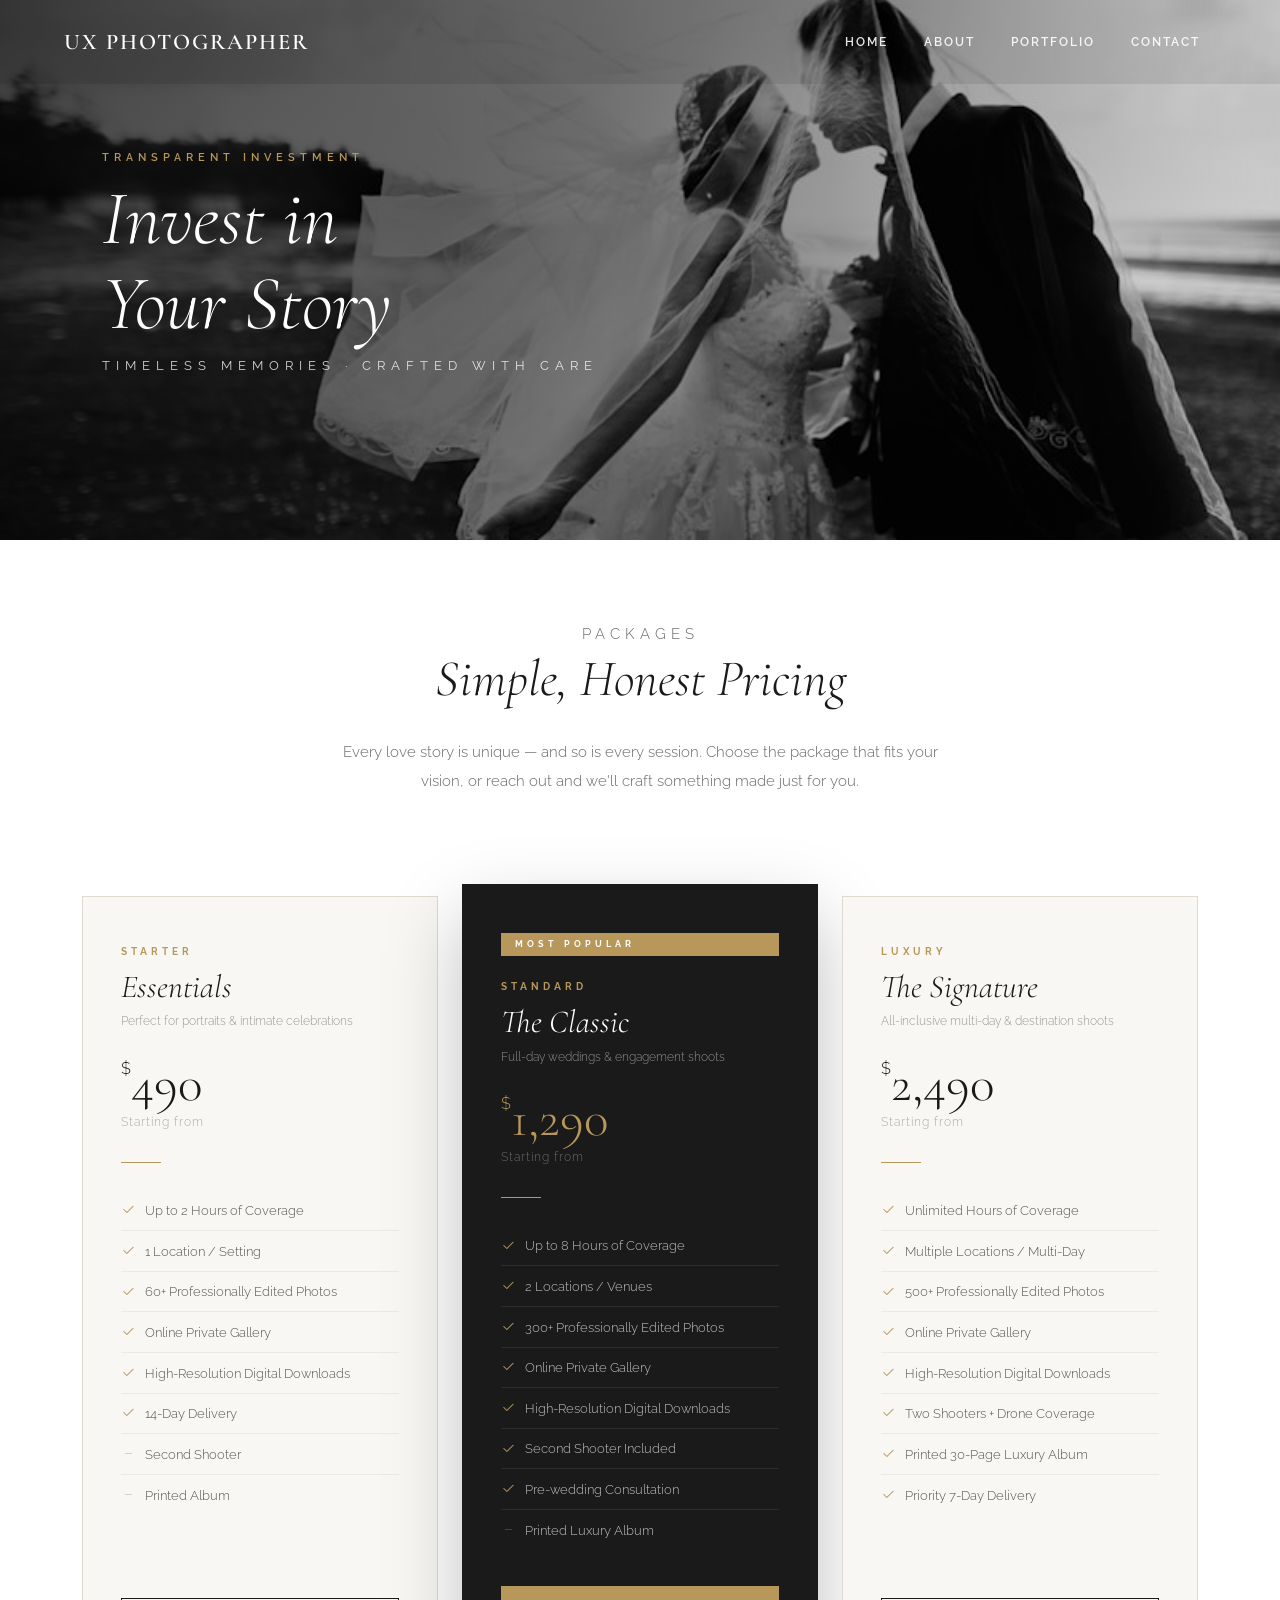
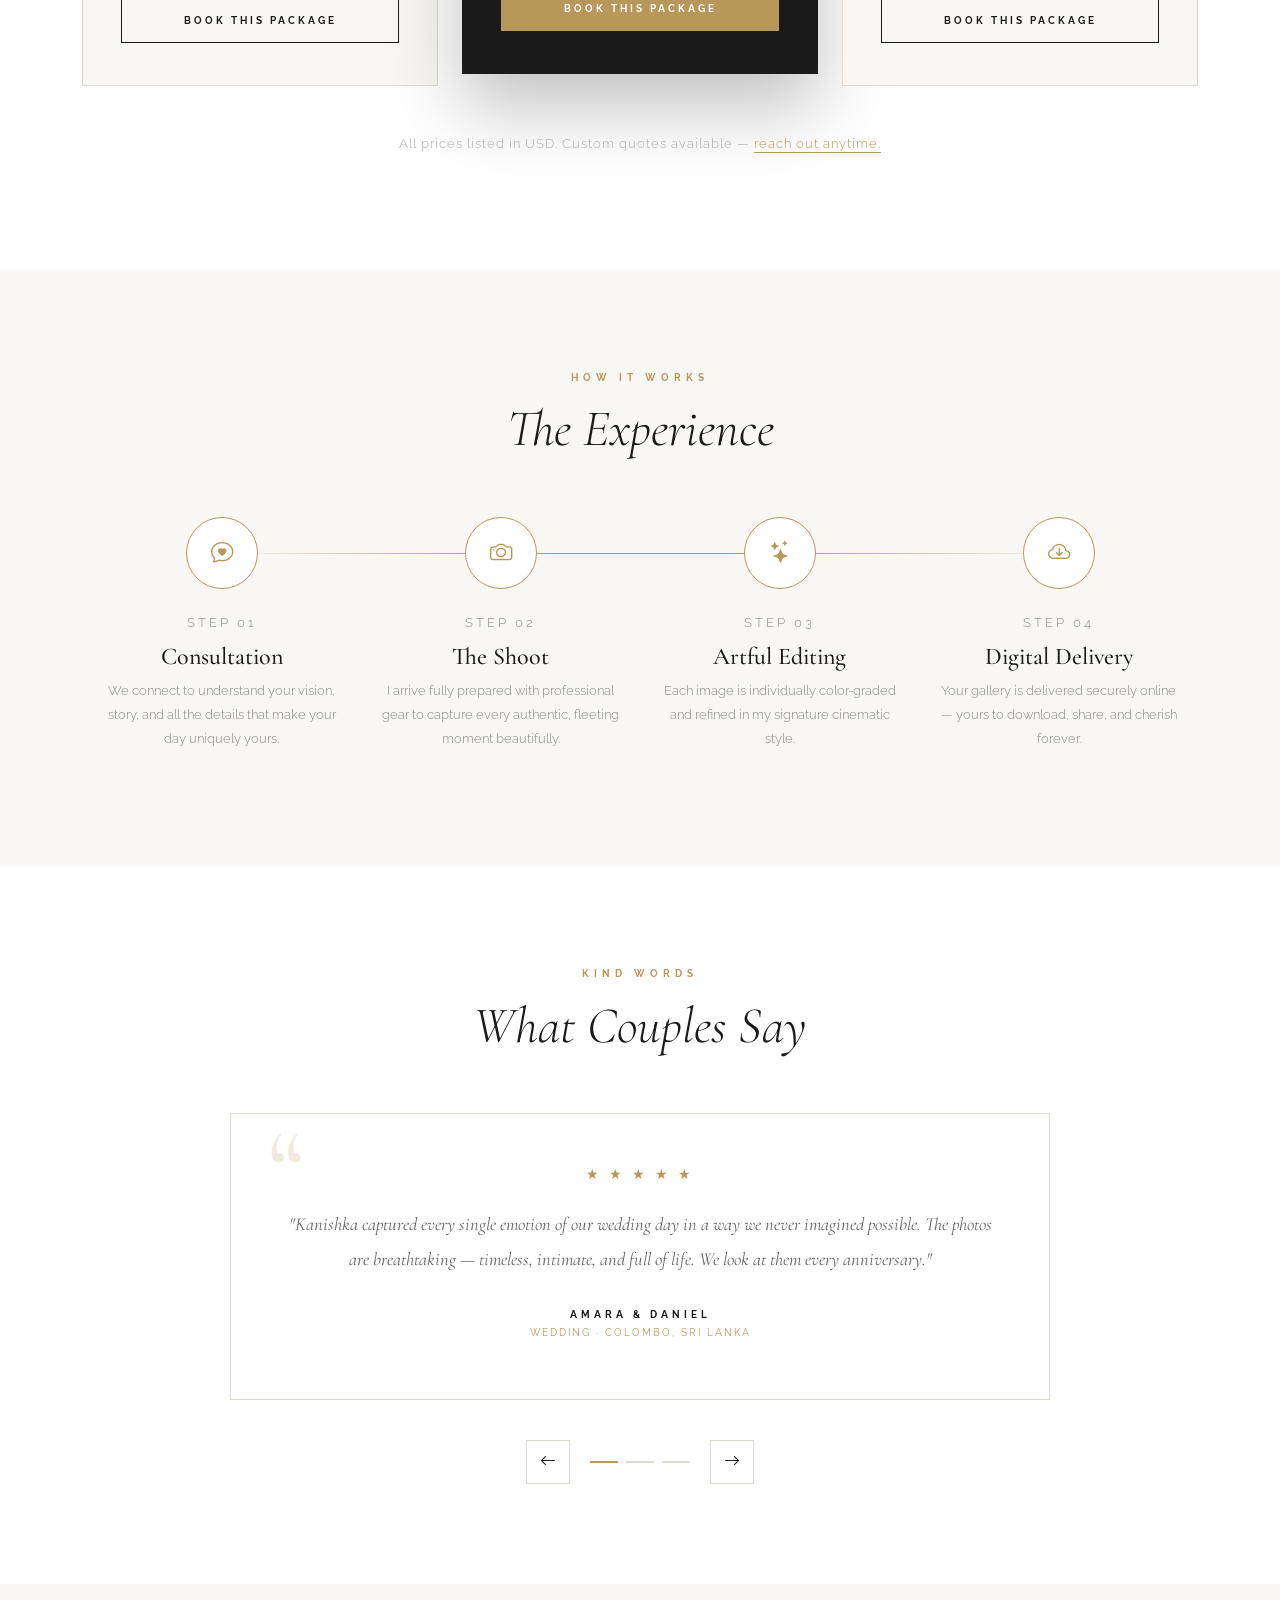
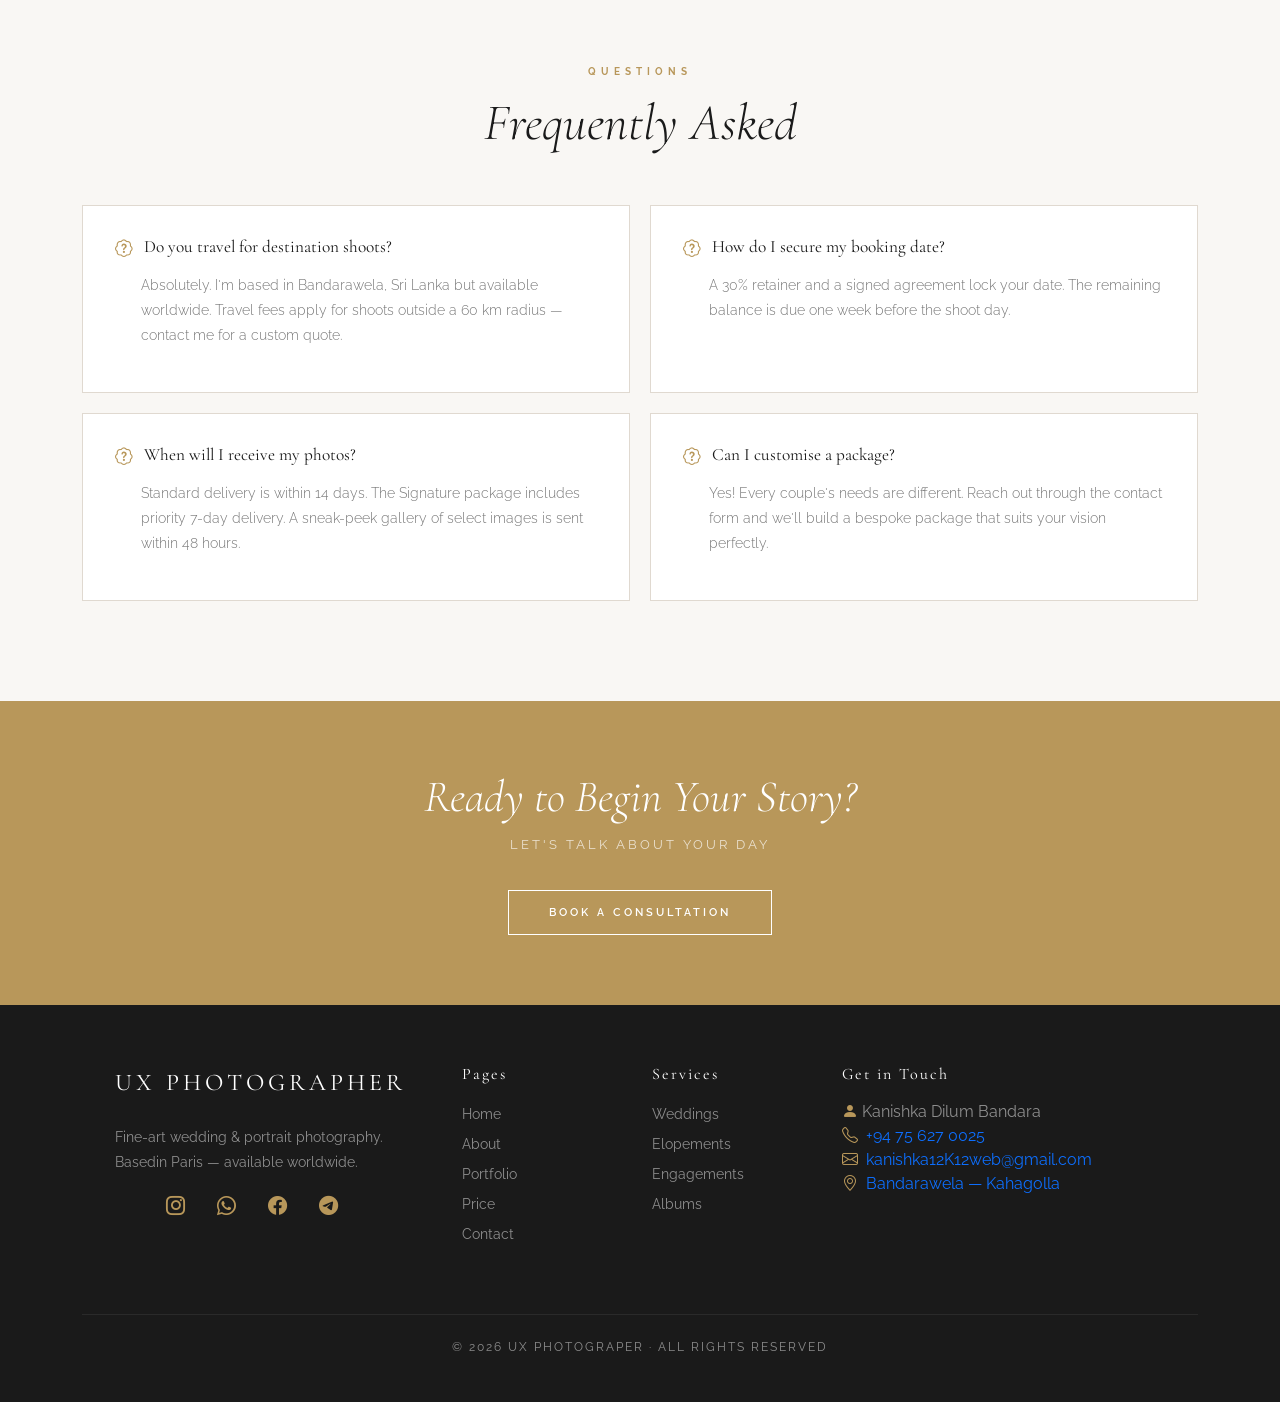
<file: pricing.html>
<!DOCTYPE html>
<html lang="en">

<head>
  <meta charset="UTF-8" />
  <meta name="viewport" content="width=device-width, initial-scale=1.0" />
  <title>Pricing — UX Photographer</title>

  <!-- Bootstrap 5 -->
  <link href="https://cdn.jsdelivr.net/npm/bootstrap@5.3.3/dist/css/bootstrap.min.css" rel="stylesheet" />
  <!-- Google Fonts -->
  <link
    href="https://fonts.googleapis.com/css2?family=Cormorant+Garamond:ital,wght@0,300;0,400;0,600;1,300;1,400&family=Raleway:wght@300;400;500;600;700&display=swap"
    rel="stylesheet" />
  <!-- Bootstrap Icons -->
  <link href="https://cdn.jsdelivr.net/npm/bootstrap-icons@1.11.3/font/bootstrap-icons.min.css" rel="stylesheet" />
  <!-- Site stylesheet -->
  <link rel="stylesheet" href="./assets/css/style.css">
</head>

<body>

  <!-- ═══════════════════ Preloader ═══════════════════ -->
  <div id="creative-preloader">
    <div class="loader-content">
      <div class="brand-logo fs-1"><span>UX</span>Photographer</div>
      <div class="progress-container">
        <div class="progress-bar"></div>
      </div>
      <p class="loading-text">Loading...</p>
    </div>
  </div>

  <!-- ═══════════════════ NAVBAR ═══════════════════ -->
  <nav class="navbar navbar-expand-lg fade-up" id="mainNav">
    <div class="container-fluid px-4">
      <a class="navbar-brand scrolled" href="index.html">UX Photographer</a>
      <button class="navbar-toggler" type="button" data-bs-toggle="collapse" data-bs-target="#navMenu">
        <span class="navbar-toggler-icon"></span>
      </button>
      <div class="collapse navbar-collapse justify-content-end" id="navMenu">
        <ul class="navbar-nav align-items-center gap-1">
          <li class="nav-item"><a class="nav-link" href="./index.html">Home</a></li>
          <li class="nav-item"><a class="nav-link" href="./about.html">About</a></li>
          <li class="nav-item"><a class="nav-link" href="./portfolio.html">Portfolio</a></li>
          <li class="nav-item"><a class="nav-link" href="./contact.html">Contact</a></li>
        </ul>
      </div>
    </div>
  </nav>

  <!-- ═══════════════════ PRICING HERO ═══════════════════ -->
  <section id="pricing-hero">
    <div class="pricing-hero-caption">
      <span class="eyebrow fade-up">Transparent Investment</span>
      <h1 class="fade-up delay-100">Invest in<br />Your Story</h1>
      <p class="subtitle fade-up delay-200">Timeless Memories · Crafted with Care</p>
    </div>
  </section>

  <!-- ═══════════════════ PRICING INTRO ═══════════════════ -->
  <section id="pricing-intro">
    <div class="container">
      <p class="section-label text-center fade-up">Packages</p>
      <h2 class="section-title text-center fade-up delay-100">Simple, Honest Pricing</h2>
      <p class="fade-up delay-200">
        Every love story is unique — and so is every session. Choose the package that fits your vision,
        or reach out and we'll craft something made just for you.
      </p>
    </div>
  </section>

  <!-- ═══════════════════ PRICING CARDS ═══════════════════ -->
  <section id="pricing-packages">
    <div class="container">
      <div class="row g-4 align-items-stretch">

        <!-- Essentials -->
        <div class="col-lg-4 fade-up">
          <div class="pricing-card">
            <p class="pricing-card-label">Starter</p>
            <h3 class="pricing-card-title">Essentials</h3>
            <p class="pricing-card-sub">Perfect for portraits & intimate celebrations</p>
            <div class="pricing-price"><sup>$</sup>490</div>
            <p class="pricing-price-note">Starting from</p>
            <div class="pricing-divider"></div>
            <ul class="pricing-features">
              <li><i class="bi bi-check2"></i> Up to 2 Hours of Coverage</li>
              <li><i class="bi bi-check2"></i> 1 Location / Setting</li>
              <li><i class="bi bi-check2"></i> 60+ Professionally Edited Photos</li>
              <li><i class="bi bi-check2"></i> Online Private Gallery</li>
              <li><i class="bi bi-check2"></i> High-Resolution Digital Downloads</li>
              <li><i class="bi bi-check2"></i> 14-Day Delivery</li>
              <li><i class="bi bi-dash" style="color:#ccc;"></i> Second Shooter</li>
              <li><i class="bi bi-dash" style="color:#ccc;"></i> Printed Album</li>
            </ul>
            <a href="./contact.html" class="btn-pricing">Book This Package</a>
          </div>
        </div>

        <!-- Most Popular -->
        <div class="col-lg-4 fade-up delay-200">
          <div class="pricing-card featured">
            <div class="pricing-badge">Most Popular</div>
            <p class="pricing-card-label">Standard</p>
            <h3 class="pricing-card-title">The Classic</h3>
            <p class="pricing-card-sub">Full-day weddings & engagement shoots</p>
            <div class="pricing-price"><sup>$</sup>1,290</div>
            <p class="pricing-price-note" style="color:rgba(255,255,255,0.35);">Starting from</p>
            <div class="pricing-divider"></div>
            <ul class="pricing-features">
              <li><i class="bi bi-check2"></i> Up to 8 Hours of Coverage</li>
              <li><i class="bi bi-check2"></i> 2 Locations / Venues</li>
              <li><i class="bi bi-check2"></i> 300+ Professionally Edited Photos</li>
              <li><i class="bi bi-check2"></i> Online Private Gallery</li>
              <li><i class="bi bi-check2"></i> High-Resolution Digital Downloads</li>
              <li><i class="bi bi-check2"></i> Second Shooter Included</li>
              <li><i class="bi bi-check2"></i> Pre-wedding Consultation</li>
              <li><i class="bi bi-dash" style="color:rgba(255,255,255,0.2);"></i> Printed Luxury Album</li>
            </ul>
            <a href="./contact.html" class="btn-pricing">Book This Package</a>
          </div>
        </div>

        <!-- Premium -->
        <div class="col-lg-4 fade-up delay-400">
          <div class="pricing-card">
            <p class="pricing-card-label">Luxury</p>
            <h3 class="pricing-card-title">The Signature</h3>
            <p class="pricing-card-sub">All-inclusive multi-day & destination shoots</p>
            <div class="pricing-price"><sup>$</sup>2,490</div>
            <p class="pricing-price-note">Starting from</p>
            <div class="pricing-divider"></div>
            <ul class="pricing-features">
              <li><i class="bi bi-check2"></i> Unlimited Hours of Coverage</li>
              <li><i class="bi bi-check2"></i> Multiple Locations / Multi-Day</li>
              <li><i class="bi bi-check2"></i> 500+ Professionally Edited Photos</li>
              <li><i class="bi bi-check2"></i> Online Private Gallery</li>
              <li><i class="bi bi-check2"></i> High-Resolution Digital Downloads</li>
              <li><i class="bi bi-check2"></i> Two Shooters + Drone Coverage</li>
              <li><i class="bi bi-check2"></i> Printed 30-Page Luxury Album</li>
              <li><i class="bi bi-check2"></i> Priority 7-Day Delivery</li>
            </ul>
            <a href="./contact.html" class="btn-pricing">Book This Package</a>
          </div>
        </div>

      </div>

      <p class="text-center fade-up" style="margin-top:48px;font-size:0.82rem;color:#aaa;letter-spacing:1px;font-weight:300;">
        All prices listed in USD. Custom quotes available — <a href="./contact.html" style="color:var(--gold);text-decoration:none;border-bottom:1px solid var(--gold);padding-bottom:1px;">reach out anytime.</a>
      </p>
    </div>
  </section>

  <!-- ═══════════════════ THE PROCESS ═══════════════════ -->
  <section id="pricing-process">
    <div class="container">
      <p class="section-label fade-up">How It Works</p>
      <h2 class="section-title fade-up delay-100">The Experience</h2>

      <div class="process-grid">

        <div class="process-step fade-up">
          <div class="process-icon-wrap">
            <i class="bi bi-chat-heart"></i>
          </div>
          <p class="process-step-num">Step 01</p>
          <h2 class="fs-4">Consultation</h2>
          <p>We connect to understand your vision, story, and all the details that make your day uniquely yours.</p>
        </div>

        <div class="process-step fade-up delay-200">
          <div class="process-icon-wrap">
            <i class="bi bi-camera"></i>
          </div>
          <p class="process-step-num">Step 02</p>
          <h2 class="fs-4">The Shoot</h2>
          <p>I arrive fully prepared with professional gear to capture every authentic, fleeting moment beautifully.</p>
        </div>

        <div class="process-step fade-up delay-300">
          <div class="process-icon-wrap">
            <i class="bi bi-stars"></i>
          </div>
          <p class="process-step-num">Step 03</p>
          <h2 class="fs-4">Artful Editing</h2>
          <p>Each image is individually color-graded and refined in my signature cinematic style.</p>
        </div>

        <div class="process-step fade-up delay-400">
          <div class="process-icon-wrap">
            <i class="bi bi-cloud-arrow-down"></i>
          </div>
          <p class="process-step-num">Step 04</p>
          <h2 class="fs-4">Digital Delivery</h2>
          <p>Your gallery is delivered securely online — yours to download, share, and cherish forever.</p>
        </div>

      </div>
    </div>
  </section>

  <!-- ═══════════════════ TESTIMONIALS SLIDER ═══════════════════ -->
  <section id="pricing-testimonials">
    <div class="container">
      <p class="section-label fade-up">Kind Words</p>
      <h2 class="section-title fade-up delay-100">What Couples Say</h2>

      <div class="testi-slider-wrap fade-up delay-200">
        <div class="testi-slider-track" id="testiTrack">

          <!-- Slide 1 -->
          <div class="testi-slide">
            <div class="testi-card-inner">
              <div class="testi-stars">★ ★ ★ ★ ★</div>
              <p class="testi-text">
                "Kanishka captured every single emotion of our wedding day in a way we never imagined possible.
                The photos are breathtaking — timeless, intimate, and full of life. We look at them every anniversary."
              </p>
              <p class="testi-author">
                Amara & Daniel
                <span>Wedding · Colombo, Sri Lanka</span>
              </p>
            </div>
          </div>

          <!-- Slide 2 -->
          <div class="testi-slide">
            <div class="testi-card-inner">
              <div class="testi-stars">★ ★ ★ ★ ★</div>
              <p class="testi-text">
                "From the first consultation to the final gallery delivery, every step felt personal and
                professional. Our engagement photos look like they belong in a fine-art magazine. Truly exceptional."
              </p>
              <p class="testi-author">
                Priya & Michael
                <span>Engagement Shoot · Bandarawela, Sri Lanka</span>
              </p>
            </div>
          </div>

          <!-- Slide 3 -->
          <div class="testi-slide">
            <div class="testi-card-inner">
              <div class="testi-stars">★ ★ ★ ★ ★</div>
              <p class="testi-text">
                "We chose The Signature package for our destination elopement and it was the best decision we made.
                The drone shots of us in the mountains are absolutely cinematic. Worth every penny."
              </p>
              <p class="testi-author">
                Sophie & Luca
                <span>Elopement · Ella, Sri Lanka</span>
              </p>
            </div>
          </div>

        </div>

        <div class="testi-controls">
          <button class="testi-btn" id="testiPrev" aria-label="Previous">
            <i class="bi bi-arrow-left"></i>
          </button>
          <div class="testi-dots">
            <div class="testi-dot active" data-idx="0"></div>
            <div class="testi-dot" data-idx="1"></div>
            <div class="testi-dot" data-idx="2"></div>
          </div>
          <button class="testi-btn" id="testiNext" aria-label="Next">
            <i class="bi bi-arrow-right"></i>
          </button>
        </div>
      </div>
    </div>
  </section>

  <!-- ═══════════════════ FAQ ═══════════════════ -->
  <section id="pricing-faq">
    <div class="container">
      <p class="section-label fade-up">Questions</p>
      <h2 class="section-title fade-up delay-100">Frequently Asked</h2>

      <div class="faq-grid fade-up delay-200">
        <div class="faq-item">
          <p class="faq-q"><i class="bi bi-patch-question"></i> Do you travel for destination shoots?</p>
          <p class="faq-a">Absolutely. I'm based in Bandarawela, Sri Lanka but available worldwide. Travel fees apply for shoots outside a 60 km radius — contact me for a custom quote.</p>
        </div>
        <div class="faq-item">
          <p class="faq-q"><i class="bi bi-patch-question"></i> How do I secure my booking date?</p>
          <p class="faq-a">A 30% retainer and a signed agreement lock your date. The remaining balance is due one week before the shoot day.</p>
        </div>
        <div class="faq-item">
          <p class="faq-q"><i class="bi bi-patch-question"></i> When will I receive my photos?</p>
          <p class="faq-a">Standard delivery is within 14 days. The Signature package includes priority 7-day delivery. A sneak-peek gallery of select images is sent within 48 hours.</p>
        </div>
        <div class="faq-item">
          <p class="faq-q"><i class="bi bi-patch-question"></i> Can I customise a package?</p>
          <p class="faq-a">Yes! Every couple's needs are different. Reach out through the contact form and we'll build a bespoke package that suits your vision perfectly.</p>
        </div>
      </div>
    </div>
  </section>

  <!-- ═══════════════════ CTA BAND ═══════════════════ -->
  <section id="pricing-cta">
    <div class="container fade-up">
      <h2>Ready to Begin Your Story?</h2>
      <p>Let's talk about your day</p>
      <a href="./contact.html" class="btn-cta">Book a Consultation</a>
    </div>
  </section>

  <!-- ═══════════════════ FOOTER ═══════════════════ -->
  <footer>
    <div class="container">
      <div class="row mb-4">

        <!-- Brand -->
        <div class="col-lg-4 mb-4 d-flex justify-content-center fade-up">
          <div>
            <span class="brand">UX photographer </span>
            <p class="mb-3" style="font-size:.88rem;line-height:1.8;">Fine-art wedding & portrait
              photography.<br>Basedin Paris — available worldwide.</p>
            <!-- Social -->
            <div class="d-flex justify-content-center gap-3 mt-2">
              <a class="me-3 social-media-link" href="https://www.instagram.com/kanishka_12k?igsh=OWRqY3o5eXh1NWs0"
                target="_blank"><i class="bi bi-instagram" data-bs-toggle="tooltip" data-bs-placement="top"
                  title="Instagram"></i></a>
              <a class="me-3 social-media-link"
                href="https://wa.me/94756270025?text=Hello!%20Kanishka%20web%20studio..." target="_blank"><i
                  class="bi bi-whatsapp" data-bs-toggle="tooltip" data-bs-placement="top" title="Whatsapp"></i></a>
              <a class="me-3 social-media-link" href="https://www.facebook.com/share/1WvbgZ56et/" target="_blank"><i
                  class="bi bi-facebook" data-bs-toggle="tooltip" data-bs-placement="top" title="Facebook"></i></a>
              <a class="me-3 social-media-link" href="https://t.me/kanishka_12k" target="_blank"><i
                  class="bi bi-telegram" data-bs-toggle="tooltip" data-bs-placement="top" title="Telegram"></i></a>
            </div>
          </div>
        </div>

        <!-- Quick Links -->
        <div class="col-lg-2 col-6 mb-4 fade-up delay-200 qlinks">
          <h3 class="mb-3" style="font-size:1rem;letter-spacing:2px;font-weight:400;">Pages</h3>
          <ul class="list-unstyled" style="font-size:.85rem;line-height:2.2;">
            <li><a href="index.html">Home</a></li>
            <li><a href="about.html">About</a></li>
            <li><a href="./portfolio.html">Portfolio</a></li>
            <li><a href="./pricing.html">Price</a></li>
            <li><a href="./contact.html">Contact</a></li>
          </ul>
        </div>

        <!-- Services -->
        <div class="col-lg-2 mb-4 col-6 fade-up delay-300 qlinks">
          <h3 class="mb-3" style="font-size:1rem;letter-spacing:2px;font-weight:400;">Services</h3>
          <ul class="list-unstyled" style="font-size:.85rem;line-height:2.2;">
            <li><a href="#">Weddings</a></li>
            <li><a href="#">Elopements</a></li>
            <li><a href="#">Engagements</a></li>
            <li><a href="#">Albums</a></li>
          </ul>
        </div>

        <!-- Contact -->
        <div class="col-lg-4 mb-4 fade-up delay-400">
          <h3 class="mb-3" style="font-size:1rem;letter-spacing:2px;font-weight:400;">Get in Touch</h3>
          <div id="footer-contact">
            <span><i class="bi bi-person-fill"></i> Kanishka Dilum Bandara</span>
            <span class="d-block"><a href="tel:+94756270025"><i class="bi bi-telephone me-2"></i>+94 75 627
                0025</a></span>
            <span class="d-block"><a
                href="https://mail.google.com/mail/?view=cm&fs=1&to=kanishka12K12web@gmail.com&su=Photography%20📸&body=📌%20Hello!%20Kanishka%20Web%20Studio%20🖥"
                target="_blank"><i class="bi bi-envelope me-2"></i>kanishka12K12web@gmail.com</a></span>
            <span class="d-block"><a href="https://maps.app.goo.gl/nC6Xv1hQBPm5MYX67" target="_blank"><i
                  class="bi bi-geo-alt me-2"></i>Bandarawela — Kahagolla</a></span>
          </div>
        </div>
      </div>

      <div class="copyright text-center">
        <p>&copy; 2026 UX Photograper · All Rights Reserved</p>
      </div>
    </div>
  </footer>

  <!-- Bootstrap JS -->
  <script src="https://cdn.jsdelivr.net/npm/bootstrap@5.3.3/dist/js/bootstrap.bundle.min.js"></script>
  <!-- Site JS (preloader, navbar scroll, fade-up animations) -->
  <script src="./assets/js/main.js"></script>
  <script src="./assets/js/pricing.js"></script>
</body>
</html>
</file>
<file: assets/css/style.css>
:root {
  --gold: #b8975a;
  --dark: #1a1a1a;
  --light-bg: #f9f7f4;
  --text-muted-custom: #7a7a7a;
  --border-color: #e0d9d0;
}

* {
  margin: 0;
  padding: 0;
  box-sizing: border-box;
}

body {
  font-family: 'Raleway', sans-serif;
  color: var(--dark);
  background: var(--light-bg);
  overflow-x: hidden;
}

h1,
h2,
h3,
h4,
h5 {
  font-family: 'Cormorant Garamond', serif;
}

.section-label {
  font-size: 0.65rem;
  letter-spacing: 5px;
  text-transform: uppercase;
  color: var(--gold);
  font-weight: 700;
  margin-bottom: 14px;
}

.section-title {
  font-size: clamp(2rem, 4vw, 3.2rem);
  font-weight: 300;
  line-height: 1.2;
  margin-bottom: 28px;
  font-style: italic;
}

/* ── Preloader ── */
#creative-preloader {
  position: fixed;
  top: 0;
  left: 0;
  width: 100%;
  height: 100vh;
  background-color: #0b0f19;
  display: flex;
  justify-content: center;
  align-items: center;
  z-index: 99999;
  transition: all 0.6s cubic-bezier(0.77, 0, 0.175, 1);
}

.loader-content {
  text-align: center;
}

.brand-logo {
  color: #ffffff;
  font-family: 'Poppins', sans-serif;
  font-size: 28px;
  font-weight: 700;
  letter-spacing: 6px;
  margin-bottom: 20px;
  opacity: 0;
  animation: fadeInLogo 0.3s ease forwards 0.2s;
}

.brand-logo span {
  color: var(--gold);
}

.progress-container {
  width: 200px;
  height: 3px;
  background-color: rgba(255, 255, 255, 0.1);
  border-radius: 10px;
  margin: 0 auto;
  overflow: hidden;
}

.progress-bar {
  width: 0%;
  height: 100%;
  background: linear-gradient(90deg, var(--light-bg), var(--gold));
  box-shadow: 0 0 10px #dfab00;
  animation: fillBar 1s cubic-bezier(0.4, 0, 0.2, 1) forwards;
}

/* Loading Text */
.loading-text {
  color: #a0aec0;
  font-size: 11px;
  letter-spacing: 2px;
  text-transform: uppercase;
  margin-top: 12px;
  font-family: sans-serif;
  opacity: 0.7;
  animation: pulseText 1.5s infinite ease-in-out;
}

/* Animations */
@keyframes fadeInLogo {
  to {
    opacity: 1;
    transform: translateY(0);
  }

  from {
    opacity: 0;
    transform: translateY(10px);
  }
}

@keyframes fillBar {
  to {
    width: 100%;
  }
}

@keyframes pulseText {

  0%,
  100% {
    opacity: 0.4;
  }

  50% {
    opacity: 0.9;
  }
}

.preloader-fade-out {
  opacity: 0;
  visibility: hidden;
  transform: scale(1.05);
}

.social-media-link {
  color: var(--gold);
  font-size: 1.2rem;
  transition: 0.3s;
}

.social-media-link:hover {
  transform: scale(1.5);
}

/* ----------------------------------------
             Landing Page
   ---------------------------------------- */

/* ── NAVBAR ── */
.navbar {
  background: rgba(0, 0, 0, 0.082);
  position: fixed;
  width: 100%;
  top: 0;
  z-index: 1000;
  padding: 20px 40px;
  transition: background 0.4s, padding 0.4s !important;
}

.navbar.scrolled {
  background: #fffffff7;
  padding: 12px 40px;
  box-shadow: 0 2px 20px #00000014;
}

.navbar-brand {
  font-family: 'Cormorant Garamond', serif;
  font-size: 1.4rem;
  font-weight: 600;
  color: #ffffff !important;
  letter-spacing: 2px;
  text-transform: uppercase;
  transition: 0.3s;
}

@media (max-width: 576px) {
  .navbar-brand {
    font-size: 0.64rem !important;
    white-space: nowrap;
  }

  .navbar .container-fluid {
    padding-left: 0px !important;
    padding-right: 0px !important;
  }

  .navbar-toggler-icon {
    width: 20px;
  }
}

.navbar-brand:hover {
  color: #d19b37 !important;
  transform: scale(1.01);
}

.navbar.scrolled .navbar-brand {
  color: var(--dark) !important;
}

.navbar-nav .nav-link {
  color: rgba(255, 255, 255, 0.9) !important;
  font-size: 0.75rem;
  letter-spacing: 2px;
  text-transform: uppercase;
  font-weight: 600;
  padding: 8px 16px !important;
  transition: all 0.3s;
}

.navbar.scrolled .nav-link {
  color: var(--dark) !important;
}

.navbar-nav .nav-link:hover {
  color: #ffa600 !important;
  transform: scale(1.1);
}

.navbar-brand.scrolled:hover {
  color: #ffa600 !important;
}

.navbar-toggler {
  border-color: rgba(255, 255, 255, 0.5);
}

.navbar.scrolled .navbar-toggler {
  border-color: var(--dark);
}

.navbar-toggler-icon {
  filter: invert(1);
}

.navbar.scrolled .navbar-toggler-icon {
  filter: none;
}

/* ── HERO SLIDER ── */
#heroSlider {
  height: 100vh;
  min-height: 600px;
}

.carousel-item {
  height: 100vh;
  min-height: 600px;
  background-size: cover;
  background-position: center;
  position: relative;
}

.carousel-item::before {
  content: '';
  position: absolute;
  inset: 0;
  background: linear-gradient(to right, rgba(0, 0, 0, 0.55) 0%, rgba(0, 0, 0, 0.2) 60%, transparent 100%);
}

.carousel-item:nth-child(1) {
  background-image: url(../img/hero-img-1.jpg);
}

.carousel-item:nth-child(2) {
  background-image: url(../img/hero-img-2.jpg);
}

.carousel-item:nth-child(3) {
  background-image: url(../img/hero-img-3.jpg);
}

.hero-caption {
  position: absolute;
  top: 50%;
  left: 8%;
  transform: translateY(-50%);
  color: #fff;
  max-width: 560px;
}

.hero-caption .eyebrow {
  font-size: 0.7rem;
  letter-spacing: 5px;
  text-transform: uppercase;
  color: var(--gold);
  margin-bottom: 12px;
  font-weight: 600;
}

.hero-caption h1 {
  font-size: clamp(2.8rem, 6vw, 5rem);
  font-weight: 300;
  line-height: 1.1;
  margin-bottom: 10px;
  font-style: italic;
}

.hero-caption .subtitle {
  font-size: 0.8rem;
  letter-spacing: 6px;
  text-transform: uppercase;
  color: rgba(255, 255, 255, 0.8);
  margin-bottom: 30px;
}

.hero-caption p {
  font-size: 0.95rem;
  line-height: 1.8;
  color: rgba(255, 255, 255, 0.85);
  margin-bottom: 35px;
  font-weight: 300;
}

.btn-outline-light-custom {
  border: 1px solid rgba(255, 255, 255, 0.7);
  color: #fff;
  font-size: 0.7rem;
  letter-spacing: 3px;
  text-transform: uppercase;
  padding: 12px 32px;
  text-decoration: none;
  display: inline-block;
  transition: all 0.3s;
}

.btn-outline-light-custom:hover {
  background: var(--gold);
  border-color: var(--gold);
  color: #fff;
}

@media (max-width: 576px) {
  .btn-outline-light-custom {
    font-size: 0.5rem;
  }
}

.carousel-indicators [data-bs-target] {
  width: 30px;
  height: 2px;
  background: rgba(255, 255, 255, 0.5);
  border: none;
  border-radius: 0;
}

.carousel-indicators .active {
  background: #fff;
}

/* ── ABOUT SECTION ── */
#about {
  padding: 100px 0;
  background: #fff;
}

#about-full-content h2 {
  font-weight: 400;
  border: 1px solid var(--gold);
  padding: 10px;
}

#about-title {
  text-align: center;
}

#photographer-img {
  width: 80%;
  height: auto;
  padding: 3px;
  background-color: var(--gold);
  position: relative;
}

#photographer-img img {
  width: 100%;
  display: block;
}

.about-text {
  font-size: 0.92rem;
  line-height: 1.9;
  color: #555;
  font-weight: 300;
}

.btn-read-more {
  display: inline-block;
  margin-top: 36px;
  padding: 13px 36px;
  border: 1px solid var(--gold);
  font-size: 0.7rem;
  letter-spacing: 3px;
  text-transform: uppercase;
  color: rgb(141, 120, 0);
  text-decoration: none;
  font-weight: 700;
  transition: all 0.3s;
}

.btn-read-more:hover {
  background: var(--gold);
  text-shadow: 2px 0px 1px #000000cc;
  color: #fff;
}

@media (max-width: 576px) {
  .btn-read-more {
    font-size: 0.5rem;
  }
}

/* ── COUNTERS ── */
#counters {
  background: var(--dark);
  padding: 80px 0;
  color: #fff;
}

.counter-item {
  text-align: center;
}

.counter-number {
  font-family: 'Cormorant Garamond', serif;
  font-size: clamp(2.5rem, 5vw, 4rem);
  font-weight: 300;
  color: var(--gold);
  line-height: 1;
  display: block;
}

.counter-label {
  font-size: 0.65rem;
  letter-spacing: 4px;
  text-transform: uppercase;
  color: rgba(255, 255, 255, 0.55);
  margin-top: 10px;
  font-weight: 600;
}

/* ── PORTFOLIO ── */
#portfolio {
  padding: 100px 0;
  background: var(--light-bg);
}

#portfolio .section-title {
  text-align: center;
}

#portfolio .section-label {
  text-align: center;
}

#portfolio .lead-text {
  text-align: center;
  font-size: 0.9rem;
  color: #777;
  max-width: 500px;
  margin: 0 auto 50px;
  line-height: 1.8;
}

.portfolio-grid {
  display: grid;
  grid-template-columns: repeat(4, 1fr);
  gap: 6px;
}

.portfolio-item {
  position: relative;
  overflow: hidden;
  aspect-ratio: 1;
  cursor: pointer;
}

.portfolio-item img {
  width: 100%;
  height: 100%;
  object-fit: cover;
  transition: transform 0.6s ease;
}

.portfolio-item:hover img {
  transform: scale(1.08);
}

.portfolio-overlay {
  position: absolute;
  inset: 0;
  background: rgba(26, 26, 26, 0.6);
  display: flex;
  flex-direction: column;
  align-items: center;
  justify-content: center;
  opacity: 0;
  transition: opacity 0.4s;
}

.portfolio-item:hover .portfolio-overlay {
  opacity: 1;
}

.portfolio-overlay-title {
  font-family: 'Cormorant Garamond', serif;
  font-size: 1.1rem;
  color: #fff;
  font-style: italic;
  letter-spacing: 1px;
}

.portfolio-overlay-icon {
  color: var(--gold);
  font-size: 1.4rem;
  margin-bottom: 8px;
}

@media (max-width: 991px) {
  .portfolio-grid {
    grid-template-columns: repeat(3, 1fr);
  }
}

@media (max-width: 576px) {
  .portfolio-grid {
    grid-template-columns: repeat(2, 1fr);
  }
}

/* ── CTA BAND ── */
#cta-band {
  background: var(--gold);
  padding: 60px 0;
  text-align: center;
}

#cta-band h2 {
  font-size: clamp(1.8rem, 3.5vw, 2.8rem);
  color: #fff;
  font-weight: 300;
  font-style: italic;
  margin-bottom: 28px;
}

.btn-cta {
  display: inline-block;
  padding: 13px 40px;
  border: 1px solid #fff;
  color: #fff;
  font-size: 0.7rem;
  letter-spacing: 3px;
  text-transform: uppercase;
  text-decoration: none;
  font-weight: 600;
  transition: all 0.3s;
}

.btn-cta:hover {
  background: #fff;
  color: var(--gold);
}

@media (max-width: 576px) {
  .btn-cta {
    font-size: 0.5rem;
  }
}

/* ── TESTIMONIALS ── */
#testimonials {
  padding: 100px 0;
  background: #fff;
}

#testimonials h5 {
  color: var(--gold);
}

.testimonial-card {
  padding: 40px;
  border: 1px solid var(--border-color);
  position: relative;
  height: 100%;
  transition: all 0.3s;
}

.testimonial-card:hover {
  background: #fafcff;
  transform: translateY(-5px) scale(1.02);
  box-shadow: 0 20px 15px rgba(0, 0, 0, 0.15);
  border: 1px solid #b8975ab7;
}

.testimonial-card::after {
  content: '';
  position: absolute;
  bottom: 0;
  left: 0;
  width: 100%;
  height: 2px;
  background: linear-gradient(90deg, var(--gold), #c0a403);
  transform: scaleX(0);
  transform-origin: top;
  transition: transform .35s;
}

.testimonial-card:hover::after {
  transform: scaleX(1);
}

.testimonial-card::before {
  content: '\201C';
  font-family: 'Cormorant Garamond', serif;
  font-size: 5rem;
  line-height: 0;
  color: var(--gold);
  position: absolute;
  top: 48px;
  left: 30px;
  opacity: 0.35;
}

.testimonial-text {
  font-size: 0.9rem;
  line-height: 1.85;
  color: #666;
  font-style: italic;
  margin-bottom: 28px;
  padding-top: 16px;
}

.testimonial-author {
  font-size: 0.7rem;
  letter-spacing: 3px;
  text-transform: uppercase;
  font-weight: 700;
  color: var(--dark);
}

.testimonial-dot {
  display: inline-block;
  width: 24px;
  height: 1px;
  background: var(--gold);
  vertical-align: middle;
  margin-right: 10px;
}

/* ── BLOG ── */
#blog {
  padding: 100px 0;
  background: var(--light-bg);
}

.blog-card {
  background: #fff;
  height: 100%;
  transition: transform 0.3s, box-shadow 0.3s;
}

.blog-card::after {
  content: '';
  position: absolute;
  bottom: 0;
  left: 0;
  width: 100%;
  height: 2px;
  background: linear-gradient(90deg, var(--gold), #c0a403);
  transform: scaleX(0);
  transform-origin: left;
  transition: transform .35s ease;
}

.blog-card:hover::after {
  transform: scaleX(1);
}

.blog-card:hover {
  transform: translateY(-6px);
  box-shadow: 0 20px 20px rgba(0, 0, 0, 0.08);
}

.blog-img-wrap {
  overflow: hidden;
  aspect-ratio: 16/10;
}

.blog-img-wrap img {
  width: 100%;
  height: 100%;
  object-fit: cover;
  transition: transform 0.5s;
}

.blog-card:hover .blog-img-wrap img {
  transform: scale(1.06);
}

.blog-body {
  padding: 26px 28px 30px;
}

.blog-meta {
  font-size: 0.68rem;
  letter-spacing: 2px;
  text-transform: uppercase;
  color: var(--text-muted-custom);
  margin-bottom: 12px;
}

.blog-meta .cat {
  color: var(--gold);
  margin-left: 10px;
}

.blog-card h3 {
  font-size: 1.2rem;
  font-weight: 400;
  line-height: 1.4;
  margin-bottom: 14px;
}

.blog-card h3 a {
  color: var(--dark);
  text-decoration: none;
  transition: color 0.3s;
}

.blog-card h3 a:hover {
  color: var(--gold);
}

.blog-excerpt {
  font-size: 0.85rem;
  color: #777;
  line-height: 1.8;
  margin-bottom: 18px;
}

.read-more {
  font-size: 0.68rem;
  letter-spacing: 2px;
  text-transform: uppercase;
  color: var(--dark);
  text-decoration: none;
  font-weight: 700;
  border-bottom: 1px solid var(--gold);
  padding-bottom: 2px;
  transition: color 0.3s;
}

.read-more:hover {
  color: var(--gold);
}

/* ── FOOTER ── */
footer {
  background: var(--dark);
  padding: 60px 0 30px;
  color: #ffffff80;
}

footer .brand {
  font-family: 'Cormorant Garamond', serif;
  font-size: 1.5rem;
  color: #fff;
  letter-spacing: 4px;
  text-transform: uppercase;
  display: block;
  margin-bottom: 24px;
}

footer h3 {
  color: white;
}

footer a {
  text-decoration: none;
  display: inline-block;
  transition: all 0.3s ease;
}

footer a:hover {
  text-decoration: underline;
}

.qlinks a {
  color: #ffffff80;
}

.qlinks a:hover {
  transform: scale(1.1);
  color: #cccccc;
}

footer .copyright {
  font-size: 0.72rem;
  letter-spacing: 2px;
  text-transform: uppercase;
  margin-top: 16px;
  border-top: 1px solid rgba(255, 255, 255, 0.07);
  padding-top: 24px;
}

.accordion-button::after {
  filter: invert(1);
}

#footer-contact i {
  color: var(--gold);
}

/* ----------------------------------------
             About Page
   ---------------------------------------- */

/* ── About hero section ── */
#about-hero {
  height: 60vh;
  min-height: 420px;
  background-image: url('../img/about-hero.jpg');
  background-size: cover;
  background-position: center 30%;
  position: relative;
  display: flex;
  align-items: center;
}

#about-hero::before {
  content: '';
  position: absolute;
  inset: 0;
  background: linear-gradient(to right, rgba(0, 0, 0, .6) 0%, rgba(0, 0, 0, .25) 70%, transparent 100%);
}

.about-hero-caption {
  position: relative;
  z-index: 2;
  color: #fff;
  padding-left: 8%;
}

.about-hero-caption .eyebrow {
  font-size: .7rem;
  letter-spacing: 5px;
  text-transform: uppercase;
  color: var(--gold);
  font-weight: 600;
  margin-bottom: 12px;
  display: block;
}

.about-hero-caption h1 {
  font-size: clamp(2.8rem, 6vw, 5rem);
  font-weight: 300;
  line-height: 1.1;
  font-style: italic;
  margin-bottom: 10px;
}

.about-hero-caption .subtitle {
  font-size: .8rem;
  letter-spacing: 6px;
  text-transform: uppercase;
  color: rgba(255, 255, 255, .8);
}

/* ── ABOUT INTRO ── */
#about-intro {
  padding: 100px 0;
  background: #fff;
}

.about-intro-img-wrap {
  position: relative;
}

.about-intro-img-wrap img {
  width: 85%;
  display: block;
  padding: 4px;
  background: var(--gold);
}

.about-intro-img-wrap::after {
  content: '';
  position: absolute;
  width: 85%;
  height: 100%;
  border: 1px solid var(--gold);
  top: 18px;
  left: 18px;
  z-index: 0;
}

.about-intro-img-wrap img {
  position: relative;
  z-index: 1;
}

.about-text {
  font-size: .92rem;
  line-height: 1.9;
  color: #555;
  font-weight: 300;
}

.btn-about-book {
  display: inline-block;
  margin-top: 36px;
  padding: 13px 36px;
  border: 1px solid var(--gold);
  font-size: .7rem;
  letter-spacing: 3px;
  text-transform: uppercase;
  color: rgb(141, 120, 0);
  text-decoration: none;
  font-weight: 700;
  transition: all .3s;
}

.btn-about-book:hover {
  background: var(--gold);
  text-shadow: 2px 0px 1px #000000cc;
  color: #fff;
}

@media (max-width: 576px) {
  .btn-about-book {
    font-size: 0.6rem;
  }
}

/* ── PHILOSOPHY ── */
#philosophy {
  padding: 100px 0;
  background: var(--light-bg);
}

.philosophy-card {
  padding: 40px 30px;
  background: #fff;
  border: 1px solid var(--border-color);
  transition: all .3s;
  height: 100%;
  position: relative;
}

.philosophy-card::after {
  content: '';
  position: absolute;
  bottom: 0;
  left: 0;
  width: 100%;
  height: 2px;
  background: linear-gradient(90deg, var(--gold), #c0a403);
  transform: scaleX(0);
  transform-origin: left;
  transition: transform .35s ease;
}

.philosophy-card:hover::after {
  transform: scaleX(1);
}

.philosophy-card:hover {
  transform: translateY(-6px);
  box-shadow: 0 20px 20px rgba(0, 0, 0, .08);
}

.philosophy-icon {
  font-size: 2rem;
  color: var(--gold);
  margin-bottom: 20px;
  display: block;
}

.philosophy-card h3 {
  font-size: 1.3rem;
  font-weight: 400;
  margin-bottom: 14px;
  font-style: italic;
}

.philosophy-card p {
  font-size: .88rem;
  line-height: 1.85;
  color: #666;
}

/* ── JOURNEY TIMELINE ── */
#journey {
  padding: 100px 0;
  background: #fff;
}

.timeline {
  position: relative;
  padding-left: 40px;
}

.timeline::before {
  content: '';
  position: absolute;
  left: 0;
  top: 0;
  bottom: 0;
  width: 1px;
  background: var(--border-color);
}

.timeline-item {
  position: relative;
  margin-bottom: 50px;
}

.timeline-item:last-child {
  margin-bottom: 0;
}

.timeline-dot {
  position: absolute;
  left: -47px;
  top: 4px;
  width: 14px;
  height: 14px;
  border-radius: 50%;
  background: var(--gold);
  border: 2px solid #fff;
  box-shadow: 0 0 0 2px var(--gold);
}

.timeline-year {
  font-size: .65rem;
  letter-spacing: 4px;
  text-transform: uppercase;
  color: var(--gold);
  font-weight: 700;
  margin-bottom: 8px;
  display: block;
}

.timeline-item h4 {
  font-size: 1.2rem;
  font-weight: 400;
  font-style: italic;
  margin-bottom: 10px;
}

.timeline-item p {
  font-size: .88rem;
  line-height: 1.85;
  color: #666;
}

/* ── GEAR / SERVICES ── */
#services {
  padding: 100px 0;
  background: var(--light-bg);
}

.service-row {
  border-top: 1px solid var(--border-color);
  padding: 30px 0;
  transition: all .3s;
}

.service-row:last-child {
  border-bottom: 1px solid var(--border-color);
}

.service-row:hover {
  padding-left: 10px;
}

.service-num {
  font-family: 'Cormorant Garamond', serif;
  font-size: 2.5rem;
  font-weight: 300;
  color: var(--gold);
  opacity: .35;
  line-height: 1;
  margin-right: 30px;
  flex-shrink: 0;
}

.service-title {
  font-family: 'Cormorant Garamond', serif;
  font-size: 1.4rem;
  font-weight: 400;
  font-style: italic;
  margin-bottom: 6px;
}

.service-desc {
  font-size: .85rem;
  color: #777;
  line-height: 1.7;
}

.service-icon {
  font-size: 1.6rem;
  color: var(--gold);
  opacity: .6;
  margin-left: auto;
  flex-shrink: 0;
}

/* ── GALLERY STRIP ── */
#about-gallery {
  display: grid;
  grid-template-columns: repeat(5, 1fr);
  gap: 4px;
}

.gallery-strip-item {
  aspect-ratio: 3/4;
  overflow: hidden;
  position: relative;
}

.gallery-strip-item img {
  width: 100%;
  height: 100%;
  object-fit: cover;
  transition: transform .6s ease;
  filter: grayscale(20%);
}

.gallery-strip-item:hover img {
  transform: scale(1.08);
  filter: grayscale(0%);
}

@media(max-width:768px) {
  #about-gallery {
    grid-template-columns: repeat(3, 1fr);
  }

  .gallery-strip-item:nth-child(n+4) {
    display: none;
  }
}

/* ----------------------------------------
             portfiolio page 
   ---------------------------------------- */
/* Hero */
#portfolio-hero {
  height: 60vh;
  min-height: 420px;
  background-image: url('../img/travel-2.jpg');
  background-size: cover;
  background-position: center 40%;
  position: relative;
  display: flex;
  align-items: center;
}

#portfolio-hero::before {
  content: '';
  position: absolute;
  inset: 0;
  background: linear-gradient(to right, rgba(0, 0, 0, .65) 0%, rgba(0, 0, 0, .3) 70%, transparent 100%);
}

.portfolio-hero-caption {
  position: relative;
  z-index: 2;
  color: #fff;
  padding-left: 8%;
}

.portfolio-hero-caption .eyebrow {
  font-size: .7rem;
  letter-spacing: 5px;
  text-transform: uppercase;
  color: var(--gold);
  font-weight: 600;
  margin-bottom: 12px;
  display: block;
}

.portfolio-hero-caption h1 {
  font-size: clamp(2.8rem, 6vw, 5rem);
  font-weight: 300;
  line-height: 1.1;
  font-style: italic;
  margin-bottom: 10px;
}

.portfolio-hero-caption .subtitle {
  font-size: .8rem;
  letter-spacing: 6px;
  text-transform: uppercase;
  color: rgba(255, 255, 255, .8);
}

/* ─── Filter Tabs ─── */
#portfolio-main {
  padding: 80px 0 100px;
  background: var(--light-bg);
}

.filter-bar {
  display: flex;
  flex-wrap: wrap;
  gap: 10px;
  justify-content: center;
  margin-bottom: 60px;
}

.filter-btn {
  background: transparent;
  border: 1px solid var(--border-color);
  color: var(--dark);
  font-family: 'Raleway', sans-serif;
  font-size: 0.62rem;
  letter-spacing: 3px;
  text-transform: uppercase;
  font-weight: 700;
  padding: 10px 22px;
  cursor: pointer;
  transition: all 0.3s ease;
  position: relative;
  overflow: hidden;
}

.filter-btn::after {
  content: '';
  position: absolute;
  bottom: 0;
  left: 0;
  width: 0%;
  height: 2px;
  background: var(--gold);
  transition: width 0.3s ease;
}

.filter-btn:hover::after,
.filter-btn.active::after {
  width: 100%;
}

.filter-btn:hover,
.filter-btn.active {
  background: var(--gold);
  border-color: var(--gold);
  color: #fff;
}

.filter-btn.active::after {
  background: #fff;
}

/* ─── Masonry-style Portfolio Grid ─── */
.portfolio-masonry {
  columns: 4;
  column-gap: 4px;
}

.pm-item {
  break-inside: avoid;
  position: relative;
  overflow: hidden;
  margin-bottom: 4px;
  cursor: pointer;
  display: block;
}

.pm-item img {
  width: 100%;
  display: block;
  transition: transform 0.6s cubic-bezier(0.25, 0.46, 0.45, 0.94);
  filter: grayscale(10%);
}

.pm-item:hover img {
  transform: scale(1.07);
  filter: grayscale(0%);
}

/* Overlay */
.pm-overlay {
  position: absolute;
  inset: 0;
  background: linear-gradient(to top, rgba(10, 10, 10, 0.75) 0%, rgba(10, 10, 10, 0.1) 50%, transparent 100%);
  opacity: 0;
  transition: opacity 0.4s ease;
  display: flex;
  flex-direction: column;
  justify-content: flex-end;
  padding: 24px 20px;
}

.pm-item:hover .pm-overlay {
  opacity: 1;
}

.pm-overlay-cat {
  font-size: 0.6rem;
  letter-spacing: 4px;
  text-transform: uppercase;
  color: var(--gold);
  font-weight: 700;
  margin-bottom: 4px;
  transform: translateY(10px);
  transition: transform 0.4s ease 0.05s;
}

.pm-overlay-title {
  font-family: 'Cormorant Garamond', serif;
  font-size: 1.25rem;
  font-style: italic;
  color: #fff;
  font-weight: 300;
  line-height: 1.2;
  transform: translateY(10px);
  transition: transform 0.4s ease 0.1s;
}

.pm-overlay-icon {
  position: absolute;
  top: 18px;
  right: 18px;
  width: 36px;
  height: 36px;
  border: 1px solid rgba(255, 255, 255, 0.6);
  border-radius: 50%;
  display: flex;
  align-items: center;
  justify-content: center;
  color: #fff;
  font-size: 0.9rem;
  transform: scale(0.6);
  opacity: 0;
  transition: all 0.3s ease 0.05s;
}

.pm-item:hover .pm-overlay-cat,
.pm-item:hover .pm-overlay-title {
  transform: translateY(0);
}

.pm-item:hover .pm-overlay-icon {
  transform: scale(1);
  opacity: 1;
}

/* Hidden state for filtering */
.pm-item.hidden {
  display: none;
}

/* Tall items */
.pm-tall img {
  aspect-ratio: 3/4;
  object-fit: cover;
}

.pm-square img {
  aspect-ratio: 1/1;
  object-fit: cover;
}

.pm-wide img {
  aspect-ratio: 4/3;
  object-fit: cover;
}

.pm-portrait img {
  aspect-ratio: 2/3;
  object-fit: cover;
}

@media (max-width: 991px) {
  .portfolio-masonry {
    columns: 3;
  }
}

@media (max-width: 767px) {
  .portfolio-masonry {
    columns: 2;
  }
}

@media (max-width: 480px) {
  .portfolio-masonry {
    columns: 2;
  }

  .filter-btn {
    font-size: 0.55rem;
    padding: 8px 14px;
  }
}

/* ─── Category Title Band ─── */
.category-intro {
  text-align: center;
  margin-bottom: 50px;
}

.category-intro h2 {
  font-size: clamp(1.8rem, 3vw, 2.6rem);
  font-style: italic;
  font-weight: 300;
  margin-bottom: 10px;
}

.category-intro p {
  font-size: 0.88rem;
  color: #777;
  max-width: 480px;
  margin: 0 auto;
  line-height: 1.8;
}

/* ─── Load More ─── */
.load-more-wrap {
  text-align: center;
  margin-top: 60px;
}

.btn-load-more {
  display: inline-block;
  padding: 14px 48px;
  border: 1px solid var(--gold);
  font-size: 0.68rem;
  letter-spacing: 3px;
  text-transform: uppercase;
  color: var(--gold);
  font-weight: 700;
  text-decoration: none;
  cursor: pointer;
  background: transparent;
  font-family: 'Raleway', sans-serif;
  transition: all 0.3s;
}

.btn-load-more:hover {
  background: var(--gold);
  color: #fff;
}

/* ─── Lightbox ─── */
#lightbox {
  display: none;
  position: fixed;
  inset: 0;
  background: rgba(10, 10, 10, 0.95);
  z-index: 99998;
  align-items: center;
  justify-content: center;
  padding: 20px;
}

#lightbox.open {
  display: flex;
}

#lightbox-img {
  max-width: 88vw;
  max-height: 88vh;
  object-fit: contain;
  box-shadow: 0 0 80px rgba(0, 0, 0, 0.8);
}

#lightbox-close {
  position: fixed;
  top: 24px;
  right: 28px;
  color: #fff;
  font-size: 1.8rem;
  cursor: pointer;
  z-index: 99999;
  opacity: 0.7;
  transition: opacity 0.2s;
  background: none;
  border: none;
}

#lightbox-close:hover {
  opacity: 1;
}

#lightbox-caption {
  position: fixed;
  bottom: 30px;
  left: 50%;
  transform: translateX(-50%);
  color: rgba(255, 255, 255, 0.7);
  font-size: 0.7rem;
  letter-spacing: 4px;
  text-transform: uppercase;
  font-family: 'Raleway', sans-serif;
}

/* ----------------------------------------
             contact page 
   ---------------------------------------- */
/* ── Contact Hero ── */
#contact-hero {
  height: 60vh;
  min-height: 420px;
  background-image: url('../img/contact-image.jpg');
  background-size: cover;
  background-position: center 30%;
  position: relative;
  display: flex;
  align-items: center;
}

#contact-hero::before {
  content: '';
  position: absolute;
  inset: 0;
  background: linear-gradient(to right, rgba(0, 0, 0, .70) 0%, rgba(0, 0, 0, .35) 70%, transparent 100%);
}

.contact-hero-caption {
  position: relative;
  z-index: 2;
  color: #fff;
  padding-left: 8%;
}

.contact-hero-caption .eyebrow {
  font-size: .7rem;
  letter-spacing: 5px;
  text-transform: uppercase;
  color: var(--gold);
  font-weight: 600;
  margin-bottom: 12px;
  display: block;
}

.contact-hero-caption h1 {
  font-size: clamp(2.8rem, 6vw, 5rem);
  font-weight: 300;
  line-height: 1.1;
  font-style: italic;
  margin-bottom: 10px;
}

.contact-hero-caption .subtitle {
  font-size: .8rem;
  letter-spacing: 6px;
  text-transform: uppercase;
  color: rgba(255, 255, 255, .8);
}

/* ── Contact Section ── */
#contact-main {
  padding: 100px 0;
  background: var(--light-bg);
}

/* Info Cards */
.contact-info-card {
  background: #fff;
  border: 1px solid var(--border-color);
  padding: 36px 28px;
  text-align: center;
  transition: box-shadow 0.3s, transform 0.3s;
  height: 100%;
}

.contact-info-card:hover {
  box-shadow: 0 12px 40px rgba(184, 151, 90, 0.13);
  transform: translateY(-4px);
}

.contact-info-card .ci-icon {
  width: 54px;
  height: 54px;
  border: 1px solid var(--gold);
  border-radius: 50%;
  display: flex;
  align-items: center;
  justify-content: center;
  margin: 0 auto 20px;
  color: var(--gold);
  font-size: 1.3rem;
  transition: all 0.3s;
}

.contact-info-card:hover .ci-icon {
  background: var(--gold);
  color: #fff;
}

.contact-info-card h5 {
  font-size: 0.65rem;
  letter-spacing: 4px;
  text-transform: uppercase;
  font-weight: 700;
  color: var(--dark);
  margin-bottom: 10px;
  font-family: 'Raleway', sans-serif;
}

.contact-info-card p,
.contact-info-card a {
  font-size: 0.88rem;
  color: #666;
  line-height: 1.8;
  text-decoration: none;
  font-weight: 300;
  display: block;
}

.contact-info-card a:hover {
  color: var(--gold);
}

/* ── Form & Map wrapper ── */
.contact-form-wrap {
  background: #fff;
  border: 1px solid var(--border-color);
  padding: 52px 48px;
}

@media (max-width: 768px) {
  .contact-form-wrap {
    padding: 36px 24px;
  }
}

.contact-form-wrap .section-label {
  margin-bottom: 6px;
}

.contact-form-wrap h2 {
  font-size: clamp(2rem, 3.5vw, 2.8rem);
  font-weight: 300;
  font-style: italic;
  margin-bottom: 8px;
  line-height: 1.2;
}

.contact-form-wrap .lead-text {
  font-size: 0.88rem;
  color: #777;
  line-height: 1.8;
  font-weight: 300;
  margin-bottom: 36px;
}

/* Form inputs */
.form-label {
  font-size: 0.62rem;
  letter-spacing: 3px;
  text-transform: uppercase;
  font-weight: 700;
  color: var(--dark);
  margin-bottom: 8px;
}

.form-control,
.form-select {
  border: 1px solid var(--border-color);
  border-radius: 0;
  background: var(--light-bg);
  font-family: 'Raleway', sans-serif;
  font-size: 0.88rem;
  color: var(--dark);
  padding: 13px 16px;
  transition: border-color 0.3s, box-shadow 0.3s;
}

.form-control:focus,
.form-select:focus {
  border-color: var(--gold);
  box-shadow: 0 0 0 3px rgba(184, 151, 90, 0.12);
  background: #fff;
}

.form-control::placeholder {
  color: #bbb;
  font-weight: 300;
}

textarea.form-control {
  resize: vertical;
  min-height: 130px;
}

.btn-contact-submit {
  display: inline-block;
  padding: 14px 48px;
  background: var(--dark);
  border: 1px solid var(--dark);
  color: #fff;
  font-family: 'Raleway', sans-serif;
  font-size: 0.68rem;
  letter-spacing: 3px;
  text-transform: uppercase;
  font-weight: 700;
  cursor: pointer;
  transition: all 0.3s;
  border-radius: 0;
}

.btn-contact-submit:hover {
  background: var(--gold);
  border-color: var(--gold);
  color: #fff;
}

/* Success message */
#form-success {
  display: none;
  background: #f0f9f0;
  border: 1px solid #b8e0b8;
  padding: 18px 24px;
  font-size: 0.88rem;
  color: #3a7a3a;
  letter-spacing: 1px;
  margin-top: 20px;
}

/* ── Map wrapper ── */
.map-wrap {
  position: relative;
  overflow: hidden;
  border: 1px solid var(--border-color);
  height: 100%;
  min-height: 420px;
}

.map-wrap iframe {
  width: 100%;
  height: 100%;
  min-height: 420px;
  border: none;
  display: block;
  filter: grayscale(15%) contrast(1.05);
}

/* ── Social strip ── */
#contact-social {
  background: var(--dark);
  padding: 70px 0;
}

.social-strip-title {
  font-size: clamp(1.6rem, 3vw, 2.4rem);
  font-style: italic;
  font-weight: 300;
  color: #fff;
  margin-bottom: 6px;
}

.social-strip-sub {
  font-size: 0.78rem;
  letter-spacing: 3px;
  text-transform: uppercase;
  color: rgba(255, 255, 255, 0.45);
  margin-bottom: 40px;
}

.social-pill {
  display: inline-flex;
  align-items: center;
  gap: 10px;
  border: 1px solid rgba(255, 255, 255, 0.18);
  color: rgba(255, 255, 255, 0.8);
  padding: 14px 28px;
  font-size: 0.7rem;
  letter-spacing: 2px;
  text-transform: uppercase;
  font-weight: 600;
  text-decoration: none;
  transition: all 0.3s;
  margin: 6px;
}

.social-pill i {
  font-size: 1.1rem;
}

.social-pill:hover {
  background: var(--gold);
  border-color: var(--gold);
  color: #fff;
}

/* ── Divider ── */
.gold-divider {
  width: 48px;
  height: 1px;
  background: var(--gold);
  margin: 0 auto 28px;
}

/* ----------------------------------------
              Pricing Page 
   ---------------------------------------- */
/* ═══════════════════ PRICING HERO ═══════════════════ */
#pricing-hero {
  height: 60vh;
  min-height: 420px;
  background-image: url('../img/kiss-1.jpg');
  background-size: cover;
  background-position: center 40%;
  position: relative;
  display: flex;
  align-items: center;
}

#pricing-hero::before {
  content: '';
  position: absolute;
  inset: 0;
  background: linear-gradient(to right, rgba(0, 0, 0, .72) 0%, rgba(0, 0, 0, .38) 65%, transparent 100%);
}

.pricing-hero-caption {
  position: relative;
  z-index: 2;
  color: #fff;
  padding-left: 8%;
}

.pricing-hero-caption .eyebrow {
  font-size: .7rem;
  letter-spacing: 5px;
  text-transform: uppercase;
  color: var(--gold);
  font-weight: 600;
  margin-bottom: 12px;
  display: block;
}

.pricing-hero-caption h1 {
  font-size: clamp(2.8rem, 6vw, 5rem);
  font-weight: 300;
  line-height: 1.1;
  font-style: italic;
  margin-bottom: 10px;
}

.pricing-hero-caption .subtitle {
  font-size: .8rem;
  letter-spacing: 6px;
  text-transform: uppercase;
  color: rgba(255, 255, 255, .8);
}

/* ═══════════════════ PRICING INTRO ═══════════════════ */
#pricing-intro {
  padding: 80px 0 60px;
  background: #fff;
  text-align: center;
}

#pricing-intro p {
  font-size: 0.95rem;
  line-height: 1.9;
  color: #666;
  font-weight: 300;
  max-width: 600px;
  margin: 0 auto;
}

/* ═══════════════════ PRICING CARDS ═══════════════════ */
#pricing-packages {
  padding: 40px 0 100px;
  background: #fff;
}

.pricing-card {
  border: 1px solid var(--border-color);
  background: var(--light-bg);
  padding: 48px 38px 42px;
  position: relative;
  height: 100%;
  display: flex;
  flex-direction: column;
  transition: transform 0.3s, box-shadow 0.3s;
}

.pricing-card:hover {
  transform: translateY(-6px);
  box-shadow: 0 24px 60px rgba(184, 151, 90, 0.15);
}

.pricing-card::after {
  content: '';
  position: absolute;
  bottom: 0;
  left: 0;
  width: 100%;
  height: 2px;
  background: linear-gradient(90deg, var(--gold), #c0a403);
  transform: scaleX(0);
  transform-origin: left;
  transition: transform 0.35s ease;
}

.pricing-card:hover::after {
  transform: scaleX(1);
}

/* Featured / Most Popular card */
.pricing-card.featured {
  background: var(--dark);
  border-color: var(--dark);
  transform: translateY(-12px);
  box-shadow: 0 32px 70px rgba(0, 0, 0, 0.25);
}

.pricing-card.featured:hover {
  transform: translateY(-18px);
}

.pricing-card.featured::after {
  background: linear-gradient(90deg, var(--gold), #f0c040);
}

.pricing-card.featured:hover::after {
  transform: scaleX(1);
}

.pricing-badge {
  display: inline-block;
  font-size: 0.55rem;
  letter-spacing: 4px;
  text-transform: uppercase;
  font-weight: 700;
  background: var(--gold);
  color: #fff;
  padding: 5px 14px;
  margin-bottom: 24px;
}

.pricing-card-label {
  font-size: 0.62rem;
  letter-spacing: 4px;
  text-transform: uppercase;
  color: var(--gold);
  font-weight: 700;
  margin-bottom: 8px;
}

.pricing-card-title {
  font-family: 'Cormorant Garamond', serif;
  font-size: clamp(1.6rem, 2.5vw, 2rem);
  font-weight: 300;
  font-style: italic;
  line-height: 1.2;
  margin-bottom: 6px;
  color: var(--dark);
}

.pricing-card.featured .pricing-card-title {
  color: #fff;
}

.pricing-card-sub {
  font-size: 0.78rem;
  color: #999;
  margin-bottom: 28px;
  font-weight: 300;
}

.pricing-card.featured .pricing-card-sub {
  color: rgba(255, 255, 255, 0.5);
}

.pricing-price {
  font-family: 'Cormorant Garamond', serif;
  font-size: clamp(2.4rem, 4vw, 3.2rem);
  font-weight: 300;
  color: var(--dark);
  line-height: 1;
  margin-bottom: 4px;
}

.pricing-card.featured .pricing-price {
  color: var(--gold);
}

.pricing-price sup {
  font-size: 1rem;
  vertical-align: super;
  font-family: 'Raleway', sans-serif;
}

.pricing-price-note {
  font-size: 0.72rem;
  color: #aaa;
  letter-spacing: 1px;
  margin-bottom: 30px;
  font-weight: 300;
}

.pricing-divider {
  width: 40px;
  height: 1px;
  background: var(--gold);
  margin-bottom: 28px;
}

.pricing-features {
  list-style: none;
  padding: 0;
  margin: 0 0 36px;
  flex: 1;
}

.pricing-features li {
  font-size: 0.84rem;
  color: #555;
  padding: 9px 0;
  border-bottom: 1px solid rgba(0, 0, 0, 0.05);
  display: flex;
  align-items: center;
  gap: 10px;
  font-weight: 300;
  line-height: 1.5;
}

.pricing-features li:last-child {
  border-bottom: none;
}

.pricing-card.featured .pricing-features li {
  color: rgba(255, 255, 255, 0.72);
  border-bottom-color: rgba(255, 255, 255, 0.08);
}

.pricing-features li i {
  color: var(--gold);
  font-size: 0.9rem;
  flex-shrink: 0;
}

.btn-pricing {
  display: block;
  width: 100%;
  padding: 14px 28px;
  text-align: center;
  border: 1px solid var(--dark);
  background: transparent;
  color: var(--dark);
  font-family: 'Raleway', sans-serif;
  font-size: 0.65rem;
  letter-spacing: 3px;
  text-transform: uppercase;
  font-weight: 700;
  text-decoration: none;
  transition: all 0.3s;
  cursor: pointer;
}

.btn-pricing:hover {
  background: var(--gold);
  border-color: var(--gold);
  color: #fff;
}

.pricing-card.featured .btn-pricing {
  border-color: var(--gold);
  background: var(--gold);
  color: #fff;
}

.pricing-card.featured .btn-pricing:hover {
  background: #c9a45e;
  border-color: #c9a45e;
}

/* ═══════════════════ PROCESS ═══════════════════ */
#pricing-process {
  padding: 100px 0;
  background: var(--light-bg);
}

#pricing-process .section-title,
#pricing-process .section-label {
  text-align: center;
}

.process-grid {
  display: grid;
  grid-template-columns: repeat(4, 1fr);
  gap: 0;
  margin-top: 56px;
  position: relative;
}

.process-grid::before {
  content: '';
  position: absolute;
  top: 36px;
  left: 12.5%;
  right: 12.5%;
  height: 1px;
  background: linear-gradient(90deg, transparent, var(--gold), var(--gold), transparent);
  z-index: 0;
}

@media (max-width: 768px) {
  .process-grid {
    grid-template-columns: repeat(2, 1fr);
    gap: 32px;
  }

  .process-grid::before {
    display: none;
  }
}

@media (max-width: 480px) {
  .process-grid {
    grid-template-columns: 1fr;
  }
}

.process-step {
  text-align: center;
  padding: 0 20px;
  position: relative;
  z-index: 1;
}

.process-icon-wrap {
  width: 72px;
  height: 72px;
  border: 1px solid var(--gold);
  border-radius: 50%;
  display: flex;
  align-items: center;
  justify-content: center;
  margin: 0 auto 22px;
  background: #fff;
  color: var(--gold);
  font-size: 1.4rem;
  transition: all 0.3s;
}

.process-step:hover .process-icon-wrap {
  background: var(--gold);
  color: #fff;
}

.process-step-num {
  font-size: 0.55rem;
  letter-spacing: 3px;
  text-transform: uppercase;
  color: var(--gold);
  font-weight: 700;
  margin-bottom: 8px;
}

.process-step h4 {
  font-size: 1.1rem;
  font-weight: 400;
  font-style: italic;
  margin-bottom: 10px;
  color: var(--dark);
}

.process-step p {
  font-size: 0.82rem;
  color: #888;
  line-height: 1.8;
  font-weight: 300;
}

/* ═══════════════════ TESTIMONIALS SLIDER ═══════════════════ */
#pricing-testimonials {
  padding: 100px 0;
  background: #fff;
}

#pricing-testimonials .section-title,
#pricing-testimonials .section-label {
  text-align: center;
}

.testi-slider-wrap {
  position: relative;
  overflow: hidden;
  margin-top: 56px;
}

.testi-slider-track {
  display: flex;
  transition: transform 0.5s cubic-bezier(0.4, 0, 0.2, 1);
}

.testi-slide {
  min-width: 100%;
  padding: 0 15px;
}

.testi-card-inner {
  border: 1px solid var(--border-color);
  padding: 50px 48px 42px;
  position: relative;
  max-width: 820px;
  margin: 0 auto;
  text-align: center;
  transition: all 0.3s;
}

.testi-card-inner:hover{
  transform: translateY(-5px) scale(1.01);
  box-shadow: 0 20px 15px rgba(0, 0, 0, 0.15);
  border: 1px solid #b8975ab7;
}
.testi-card-inner::after {
  content: '';
  position: absolute;
  bottom: 0;
  left: 0;
  width: 100%;
  height: 2px;
  background: linear-gradient(90deg, var(--gold), #c0a403);
  transform: scaleX(0);
  transform-origin: top;
  transition: transform .35s;
}

.testi-card-inner:hover::after {
  transform: scaleX(1);
}

.testi-card-inner::before {
  content: '\201C';
  font-family: 'Cormorant Garamond', serif;
  font-size: 7rem;
  line-height: 0;
  color: var(--gold);
  position: absolute;
  top: 56px;
  left: 36px;
  opacity: 0.2;
}

.testi-stars {
  color: var(--gold);
  font-size: 0.85rem;
  letter-spacing: 3px;
  margin-bottom: 22px;
}

.testi-text {
  font-size: 1rem;
  line-height: 1.9;
  color: #666;
  font-style: italic;
  margin-bottom: 30px;
  font-family: 'Cormorant Garamond', serif;
  font-size: 1.15rem;
}

.testi-author {
  font-size: 0.65rem;
  letter-spacing: 4px;
  text-transform: uppercase;
  font-weight: 700;
  color: var(--dark);
}

.testi-author span {
  color: var(--gold);
  font-weight: 400;
  letter-spacing: 2px;
  display: block;
  margin-top: 4px;
  font-size: 0.6rem;
}

.testi-controls {
  display: flex;
  justify-content: center;
  align-items: center;
  gap: 20px;
  margin-top: 40px;
}

.testi-btn {
  width: 44px;
  height: 44px;
  border: 1px solid var(--border-color);
  background: transparent;
  display: flex;
  align-items: center;
  justify-content: center;
  cursor: pointer;
  transition: all 0.3s;
  color: var(--dark);
  font-size: 1rem;
}

.testi-btn:hover {
  background: var(--gold);
  border-color: var(--gold);
  color: #fff;
}

.testi-dots {
  display: flex;
  gap: 8px;
}

.testi-dot {
  width: 28px;
  height: 2px;
  background: var(--border-color);
  transition: background 0.3s;
  cursor: pointer;
}

.testi-dot.active {
  background: var(--gold);
}

/* ═══════════════════ FAQ STRIP ═══════════════════ */
#pricing-faq {
  padding: 80px 0 100px;
  background: var(--light-bg);
}

#pricing-faq .section-label,
#pricing-faq .section-title {
  text-align: center;
}

.faq-grid {
  display: grid;
  grid-template-columns: 1fr 1fr;
  gap: 20px;
  margin-top: 50px;
}

@media (max-width: 768px) {
  .faq-grid {
    grid-template-columns: 1fr;
  }
}

.faq-item {
  background: #fff;
  border: 1px solid var(--border-color);
  padding: 28px 32px;
  transition: box-shadow 0.3s;
}

.faq-item:hover {
  transform: scaleZ(1.1);
  box-shadow: 0 8px 30px rgba(184, 151, 90, 0.377);
}

.faq-q {
  font-family: 'Cormorant Garamond', serif;
  font-size: 1.08rem;
  font-weight: 400;
  color: var(--dark);
  margin-bottom: 10px;
  display: flex;
  align-items: flex-start;
  gap: 12px;
}

.faq-q i {
  color: var(--gold);
  flex-shrink: 0;
  margin-top: 3px;
}

.faq-a {
  font-size: 0.85rem;
  color: #777;
  line-height: 1.85;
  font-weight: 300;
  padding-left: 26px;
}

/* ═══════════════════ PRICING CTA BAND ═══════════════════ */
#pricing-cta {
  background: var(--gold);
  padding: 70px 0;
  text-align: center;
}

#pricing-cta h2 {
  font-size: clamp(1.8rem, 3.5vw, 2.8rem);
  color: #fff;
  font-weight: 300;
  font-style: italic;
  margin-bottom: 10px;
}

#pricing-cta p {
  font-size: 0.8rem;
  letter-spacing: 3px;
  text-transform: uppercase;
  color: rgba(255, 255, 255, 0.7);
  margin-bottom: 36px;
}

@media (max-width: 768px) {
  .pricing-card.featured {
    transform: none;
  }

  .pricing-card.featured:hover {
    transform: translateY(-6px);
  }
}

/* ----------------------------------------
             All animation 
   ---------------------------------------- */
.delay-100 {
  transition-delay: 0.1s !important;
}

.delay-200 {
  transition-delay: 0.2s !important;
}

.delay-300 {
  transition-delay: 0.3s !important;
}

.delay-400 {
  transition-delay: 0.4s !important;
}

.delay-500 {
  transition-delay: 0.5s !important;
}

.delay-600 {
  transition-delay: 0.6s !important;
}

.delay-1s {
  transition-delay: 1s !important;
}

.fade-up {
  opacity: 0;
  transform: translateY(30px);
  transition: opacity 1s ease, transform 0.7s ease;
}

.fade-up.visible {
  opacity: 1;
  transform: translateY(0);
}
</file>
